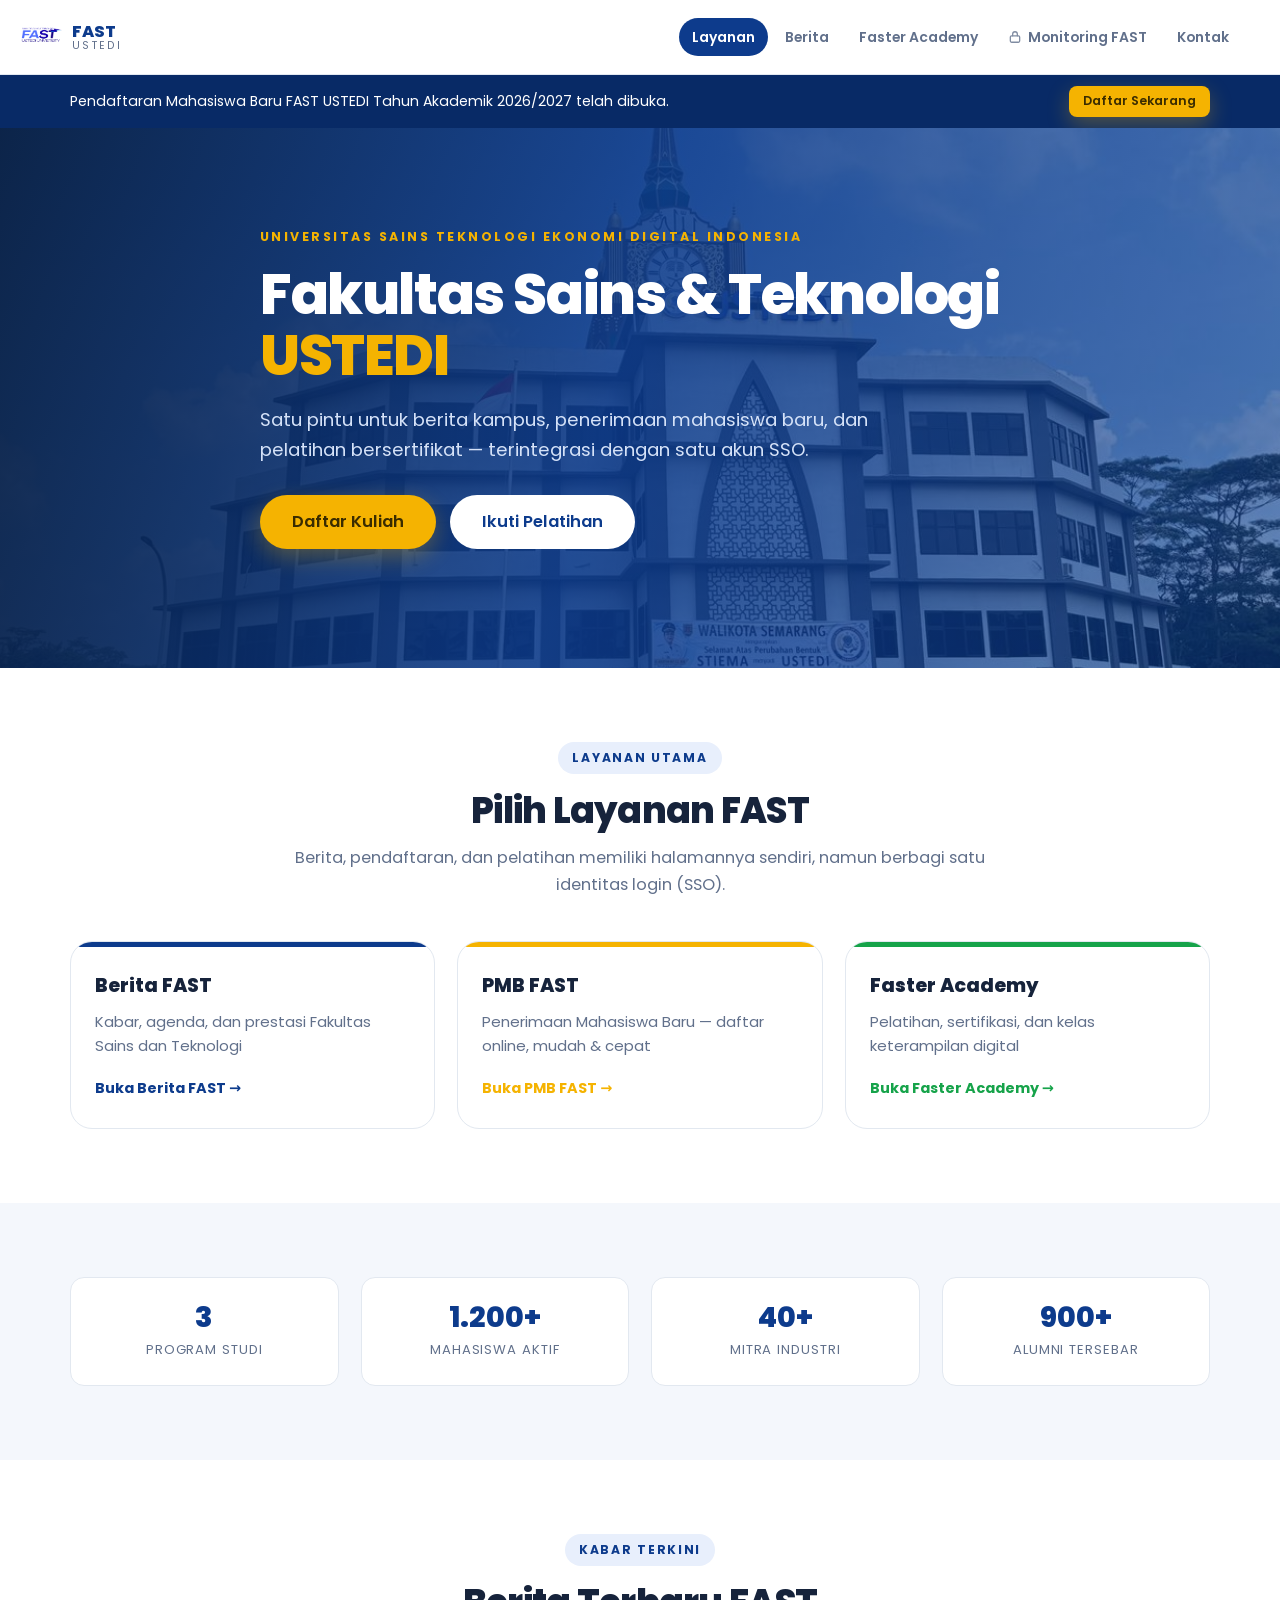
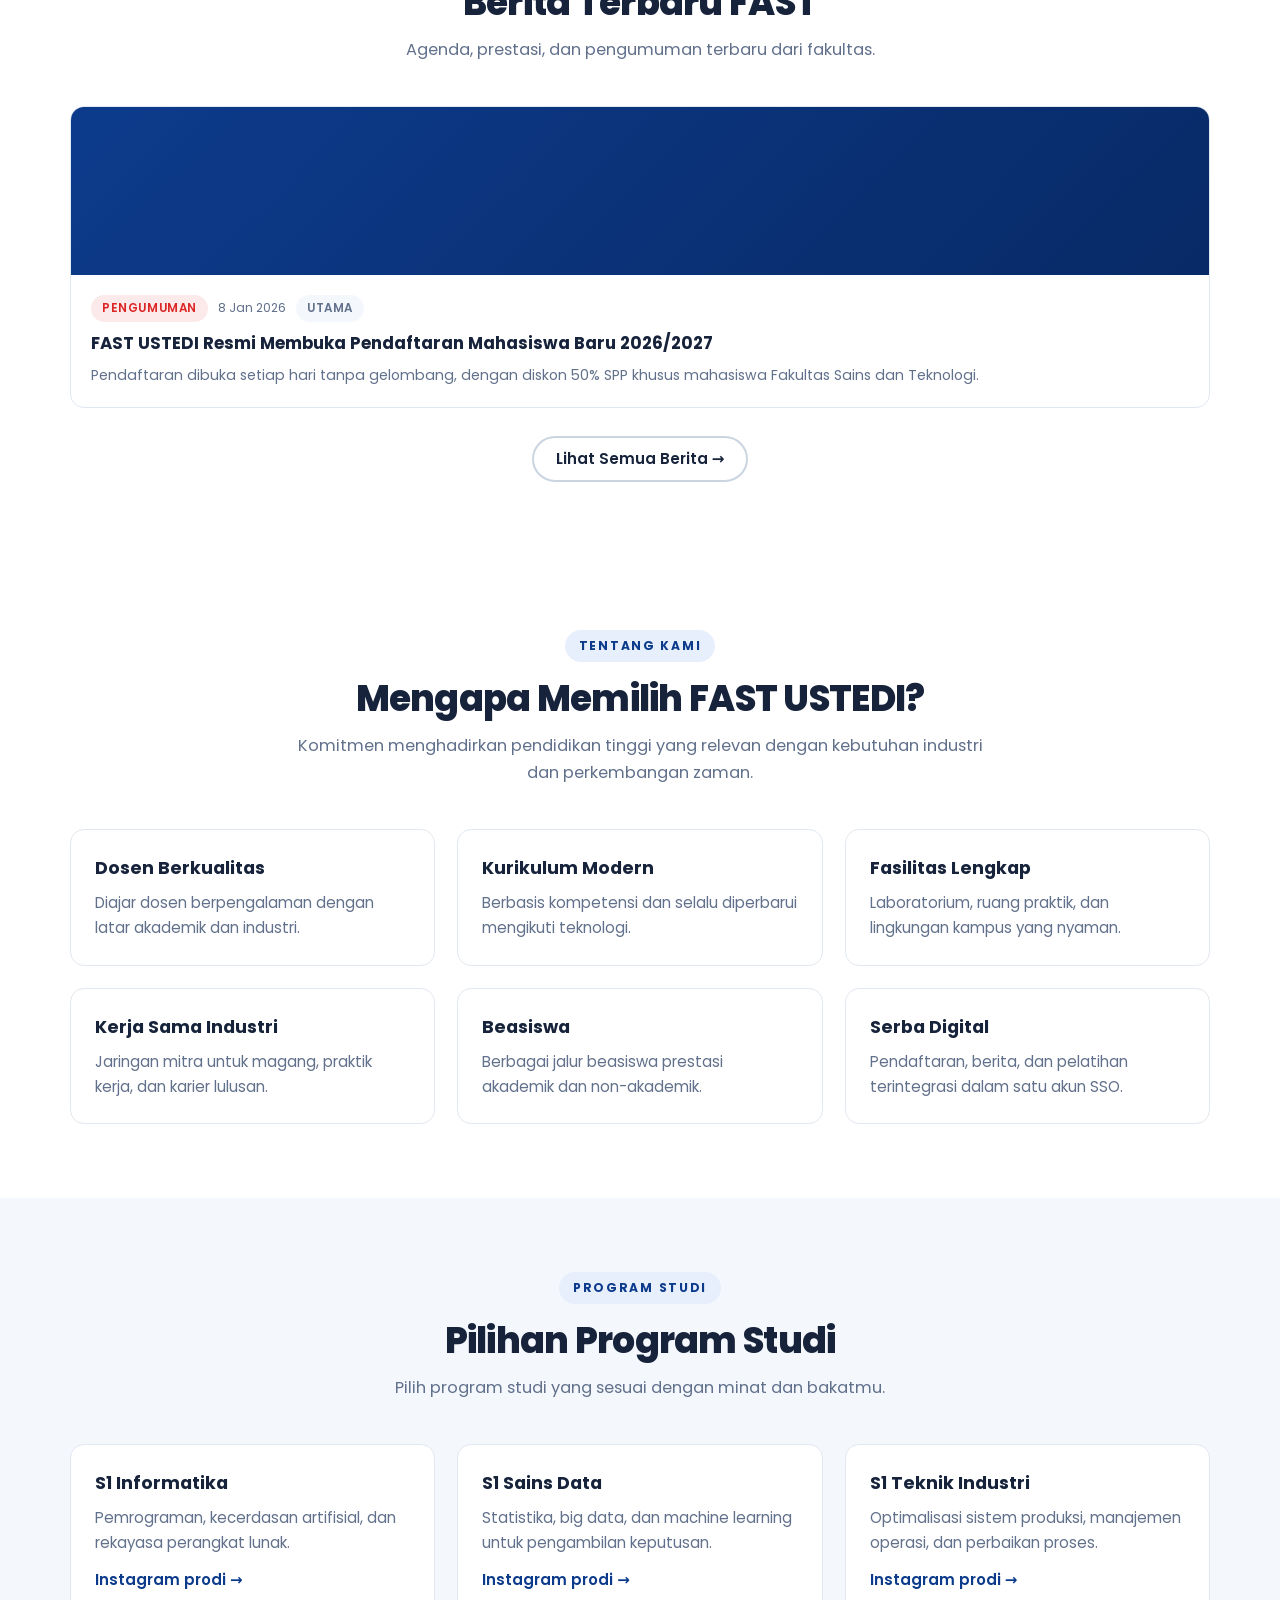
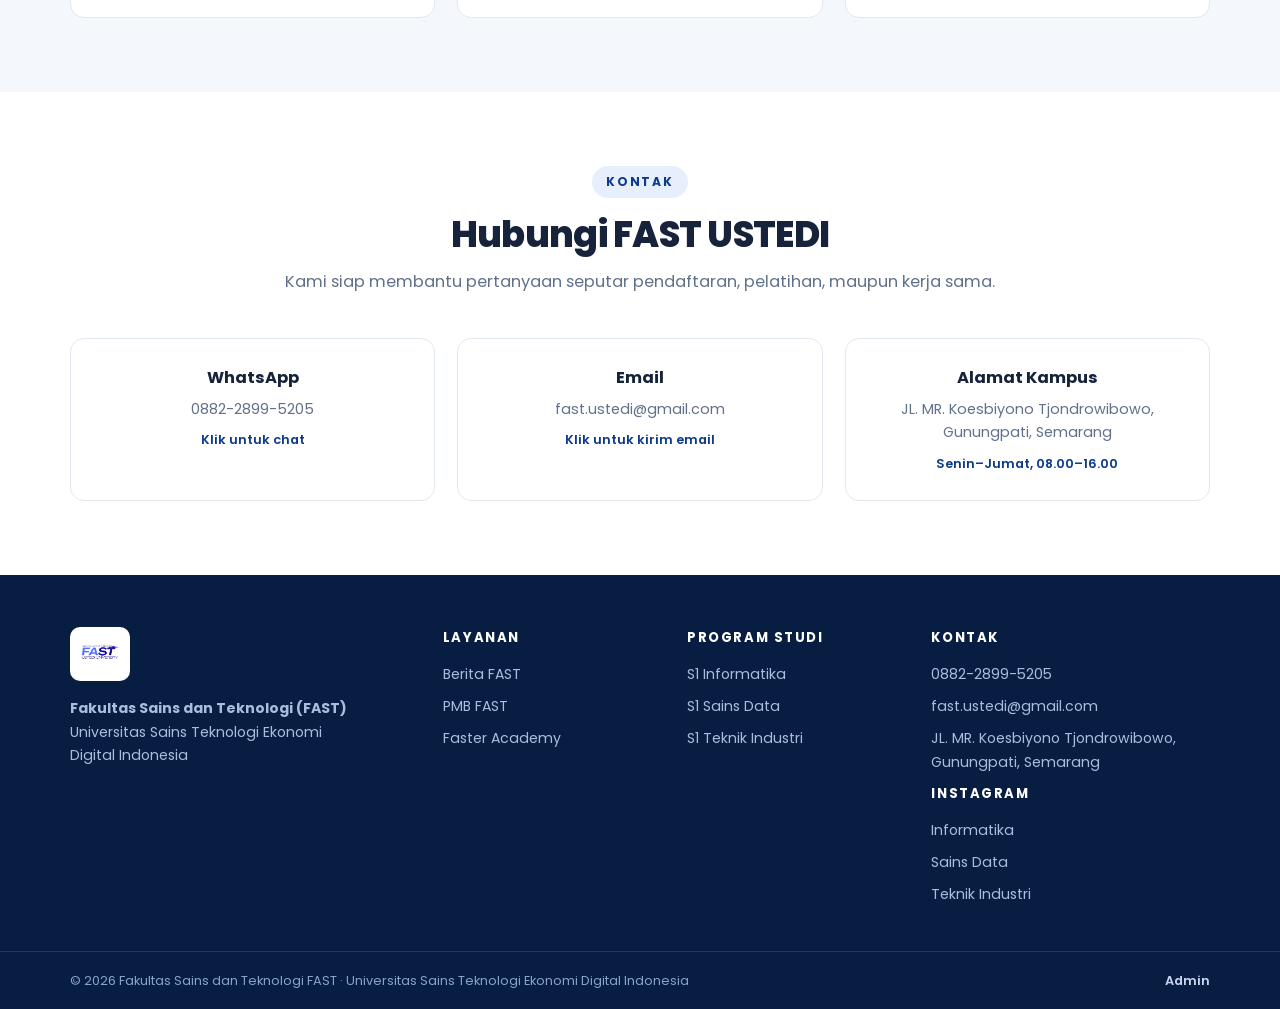
<file: index.html>
<!DOCTYPE html>
<html lang="id">
<head>
  <meta charset="UTF-8" />
  <meta name="viewport" content="width=device-width, initial-scale=1.0" />
  <meta name="description" content="Portal resmi Fakultas Sains dan Teknologi USTEDI — Berita, Penerimaan Mahasiswa Baru (PMB), dan Faster Academy dalam satu sistem terintegrasi SSO." />
  <meta name="theme-color" content="#0d3b8c" />
  <title>FAST USTEDI — Fakultas Sains dan Teknologi</title>
  <link rel="icon" href="/assets/img/logo-fast.png" />
  <link rel="preconnect" href="https://fonts.googleapis.com" />
  <link rel="preconnect" href="https://fonts.gstatic.com" crossorigin />
  <link href="https://fonts.googleapis.com/css2?family=Poppins:wght@400;500;600;700;800&display=swap" rel="stylesheet" />
  <link rel="stylesheet" href="/assets/css/fast.css?v=20261126c" />
  <link rel="stylesheet" href="/assets/css/portal.css?v=20261126c" />
</head>
<body class="portal">

  <div id="fast-header"></div>

  <!-- ===== PENGUMUMAN ===== -->
  <div class="pengumuman" id="pengumuman" hidden>
    <div class="wadah pengumuman-inner">
      <p id="pengumumanTeks"></p>
      <a href="#" id="pengumumanTautan" class="btn btn-aksen btn-mini">Selengkapnya</a>
    </div>
  </div>

  <!-- ===== HERO ===== -->
  <section class="hero">
    <div class="hero-bg" role="img" aria-label="Gedung USTEDI"></div>
    <div class="hero-tirai"></div>
    <div class="wadah hero-isi">
      <p class="hero-label" id="heroLabel">Universitas Sains Teknologi Ekonomi Digital Indonesia</p>
      <h1 id="heroJudul">Fakultas Sains &amp; Teknologi <span>USTEDI</span></h1>
      <p class="hero-sub" id="heroSub">
        Satu pintu untuk <strong>berita kampus</strong>,
        <strong>penerimaan mahasiswa baru</strong>, dan <strong>pelatihan bersertifikat</strong>
        — terintegrasi dengan satu akun SSO.
      </p>
      <div class="hero-aksi" id="heroAksi">
        <a href="/pmb/" class="btn btn-aksen btn-besar">Daftar Kuliah</a>
        <a href="https://script.google.com/macros/s/AKfycbxTc4rtNssp0LhMGoki5HW8PzXGcHeCmduIZ-xv4vrhisEWEd77s3qkzeuM16XjlFhzEQ/exec" target="_blank" rel="noopener" class="btn btn-putih btn-besar">Ikuti Pelatihan</a>
      </div>
    </div>
  </section>

  <!-- ===== TIGA LAYANAN ===== -->
  <section class="bagian" id="layanan">
    <div class="wadah">
      <div class="bagian-kepala">
        <span class="bagian-label">Layanan Utama</span>
        <h2 class="bagian-judul">Pilih Layanan FAST</h2>
        <p class="bagian-desk">Berita, pendaftaran, dan pelatihan memiliki halamannya sendiri, namun berbagi satu identitas login (SSO).</p>
      </div>
      <div class="grid grid-4" id="kartuLayanan"></div>
    </div>
  </section>

  <!-- ===== STATISTIK ===== -->
  <section class="bagian bagian-alt" id="statistik">
    <div class="wadah">
      <div class="grid grid-4" id="statistikGrid"></div>
    </div>
  </section>

  <!-- ===== BERITA TERBARU ===== -->
  <section class="bagian" id="berita-terbaru">
    <div class="wadah">
      <div class="bagian-kepala">
        <span class="bagian-label">Kabar Terkini</span>
        <h2 class="bagian-judul">Berita Terbaru FAST</h2>
        <p class="bagian-desk">Agenda, prestasi, dan pengumuman terbaru dari fakultas.</p>
      </div>
      <div class="grid grid-3" id="beritaGrid">
        <div class="pemuat"><span class="pemuat-lingkar"></span><span>Memuat berita…</span></div>
      </div>
      <div class="tengah mt-3">
        <a href="/berita/" class="btn btn-garis">Lihat Semua Berita →</a>
      </div>
    </div>
  </section>


  <!-- ===== KEUNGGULAN ===== -->
  <section class="bagian" id="keunggulan">
    <div class="wadah">
      <div class="bagian-kepala">
        <span class="bagian-label">Tentang Kami</span>
        <h2 class="bagian-judul">Mengapa Memilih FAST USTEDI?</h2>
        <p class="bagian-desk">Komitmen menghadirkan pendidikan tinggi yang relevan dengan kebutuhan industri dan perkembangan zaman.</p>
      </div>
      <div class="grid grid-3" id="keunggulanGrid"></div>
    </div>
  </section>

  <!-- ===== PROGRAM STUDI ===== -->
  <section class="bagian bagian-alt" id="program-studi">
    <div class="wadah">
      <div class="bagian-kepala">
        <span class="bagian-label">Program Studi</span>
        <h2 class="bagian-judul">Pilihan Program Studi</h2>
        <p class="bagian-desk">Pilih program studi yang sesuai dengan minat dan bakatmu.</p>
      </div>
      <div class="grid grid-3" id="prodiGrid"></div>
    </div>
  </section>

  <!-- ===== KONTAK ===== -->
  <section class="bagian" id="kontak">
    <div class="wadah">
      <div class="bagian-kepala">
        <span class="bagian-label">Kontak</span>
        <h2 class="bagian-judul">Hubungi FAST USTEDI</h2>
        <p class="bagian-desk">Kami siap membantu pertanyaan seputar pendaftaran, pelatihan, maupun kerja sama.</p>
      </div>
      <div class="grid grid-3" id="kontakGrid"></div>
    </div>
  </section>

  <div id="fast-footer"></div>

  <script>window.FAST_BASE = "/";</script>
  <script>window.FAST_PAGE = { modul: "portal", nav: [{ label: "Layanan", href: "#layanan" }, { label: "Berita", href: "#berita-terbaru" }, { label: "Kontak", href: "#kontak" }] };</script>
  <script src="/assets/js/config.js?v=20261126c"></script>
  <script src="/assets/js/cms.js?v=20261126c"></script>
  <script src="/assets/js/data.js?v=20261126c"></script>
  <script src="/assets/js/auth.js?v=20261126c"></script>
  <script src="/assets/js/ui.js?v=20261126c"></script>
  <script src="/assets/js/monitoring.js?v=20261126c"></script>
  <script src="/assets/js/portal.js?v=20261126c"></script>
</body>
</html>
</file>
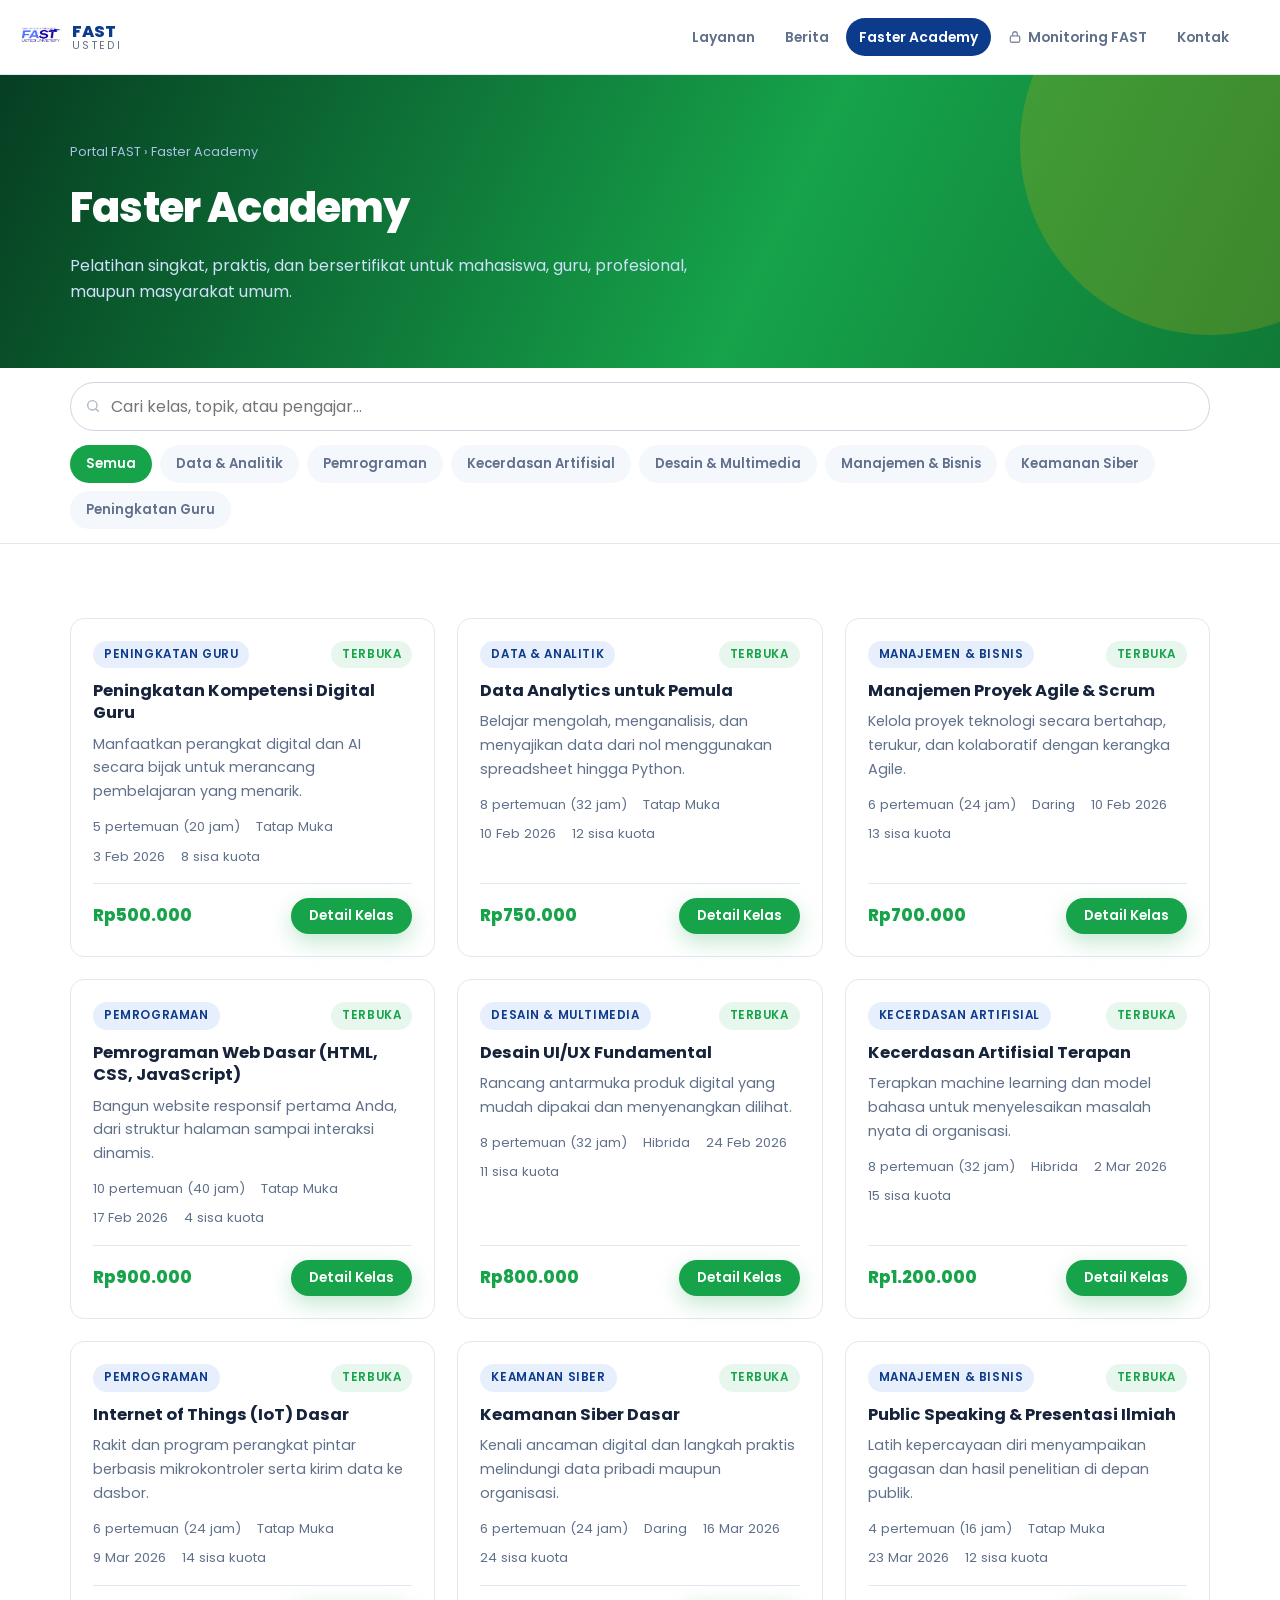
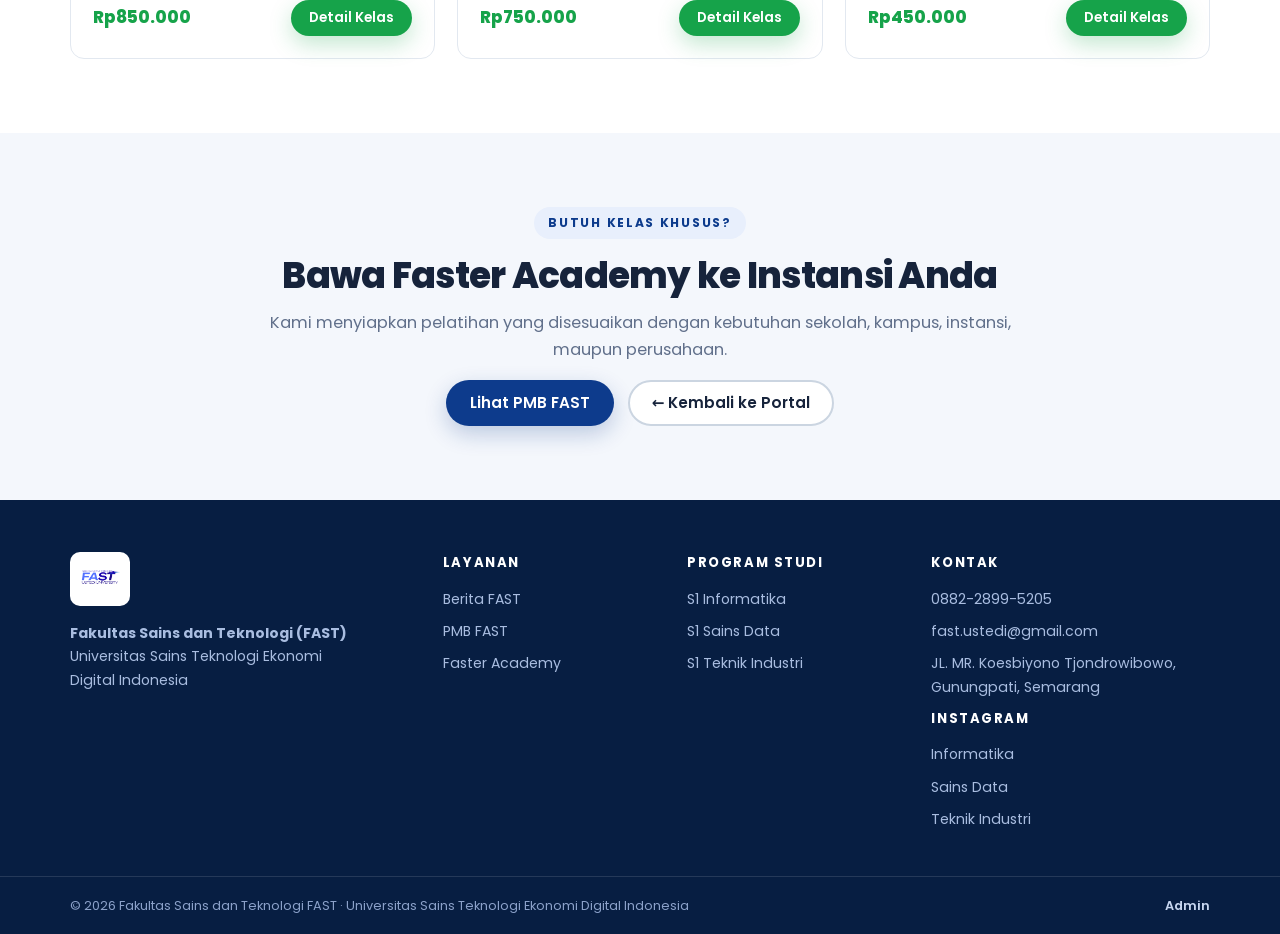
<file: academy/index.html>
<!DOCTYPE html>
<html lang="id">
<head>
  <meta charset="UTF-8" />
  <meta name="viewport" content="width=device-width, initial-scale=1.0" />
  <meta name="description" content="Faster Academy — pelatihan bersertifikat, kelas keterampilan digital, data, AI, dan manajemen untuk mahasiswa maupun umum." />
  <meta name="theme-color" content="#16a34a" />
  <title>Faster Academy — Pelatihan Bersertifikat</title>
  <link rel="icon" href="/assets/img/logo-fast.png" />
  <link rel="preconnect" href="https://fonts.googleapis.com" />
  <link rel="preconnect" href="https://fonts.gstatic.com" crossorigin />
  <link href="https://fonts.googleapis.com/css2?family=Poppins:wght@400;500;600;700;800&display=swap" rel="stylesheet" />
  <link rel="stylesheet" href="/assets/css/fast.css?v=20261126c" />
  <link rel="stylesheet" href="/assets/css/berita.css?v=20261126c" />
  <link rel="stylesheet" href="/assets/css/portal.css?v=20261126c" />
  <link rel="stylesheet" href="/assets/css/academy.css?v=20261126c" />
</head>
<body>

  <div id="fast-header"></div>

  <header class="kepala-halaman academy-kepala">
    <div class="wadah">
      <p class="jejak"><a href="/">Portal FAST</a> › Faster Academy</p>
      <h1>Faster Academy</h1>
      <p>Pelatihan singkat, praktis, dan bersertifikat untuk mahasiswa, guru, profesional, maupun masyarakat umum.</p>
    </div>
  </header>

  <div class="bilah-alat">
    <div class="wadah bilah-alat-inner">
      <div class="pencarian">
        <input type="search" id="cari" placeholder="Cari kelas, topik, atau pengajar…" aria-label="Cari kelas" />
      </div>
      <div class="pil-filter" id="filterKategori"></div>
    </div>
  </div>

  <main class="bagian">
    <div class="wadah">
      <div class="kelas-grid" id="daftarKelas">
        <div class="pemuat"><span class="pemuat-lingkar"></span><span>Memuat kelas…</span></div>
      </div>
    </div>
  </main>

  <section class="bagian bagian-alt">
    <div class="wadah wadah-sempit tengah">
      <span class="bagian-label">Butuh Kelas Khusus?</span>
      <h2 class="bagian-judul">Bawa Faster Academy ke Instansi Anda</h2>
      <p class="bagian-desk">Kami menyiapkan pelatihan yang disesuaikan dengan kebutuhan sekolah, kampus, instansi, maupun perusahaan.</p>
      <div class="fleks mt-2" style="justify-content:center">
        <a href="/pmb/" class="btn btn-utama">Lihat PMB FAST</a>
        <a href="/" class="btn btn-garis">← Kembali ke Portal</a>
      </div>
    </div>
  </section>

  <div id="fast-footer"></div>

  <script>window.FAST_BASE = "/";</script>
  <script>window.FAST_PAGE = { modul: "academy", nav: [{ label: "Semua Kelas", href: "/academy/" }, { label: "Berita", href: "/berita/" }, { label: "PMB", href: "/pmb/", khusus: true }] };</script>
  <script src="/assets/js/config.js?v=20261126c"></script>
  <script src="/assets/js/cms.js?v=20261126c"></script>
  <script src="/assets/js/data.js?v=20261126c"></script>
  <script src="/assets/js/auth.js?v=20261126c"></script>
  <script src="/assets/js/ui.js?v=20261126c"></script>
  <script src="/assets/js/monitoring.js?v=20261126c"></script>
  <script src="/assets/js/academy.js?v=20261126c"></script>
</body>
</html>
</file>
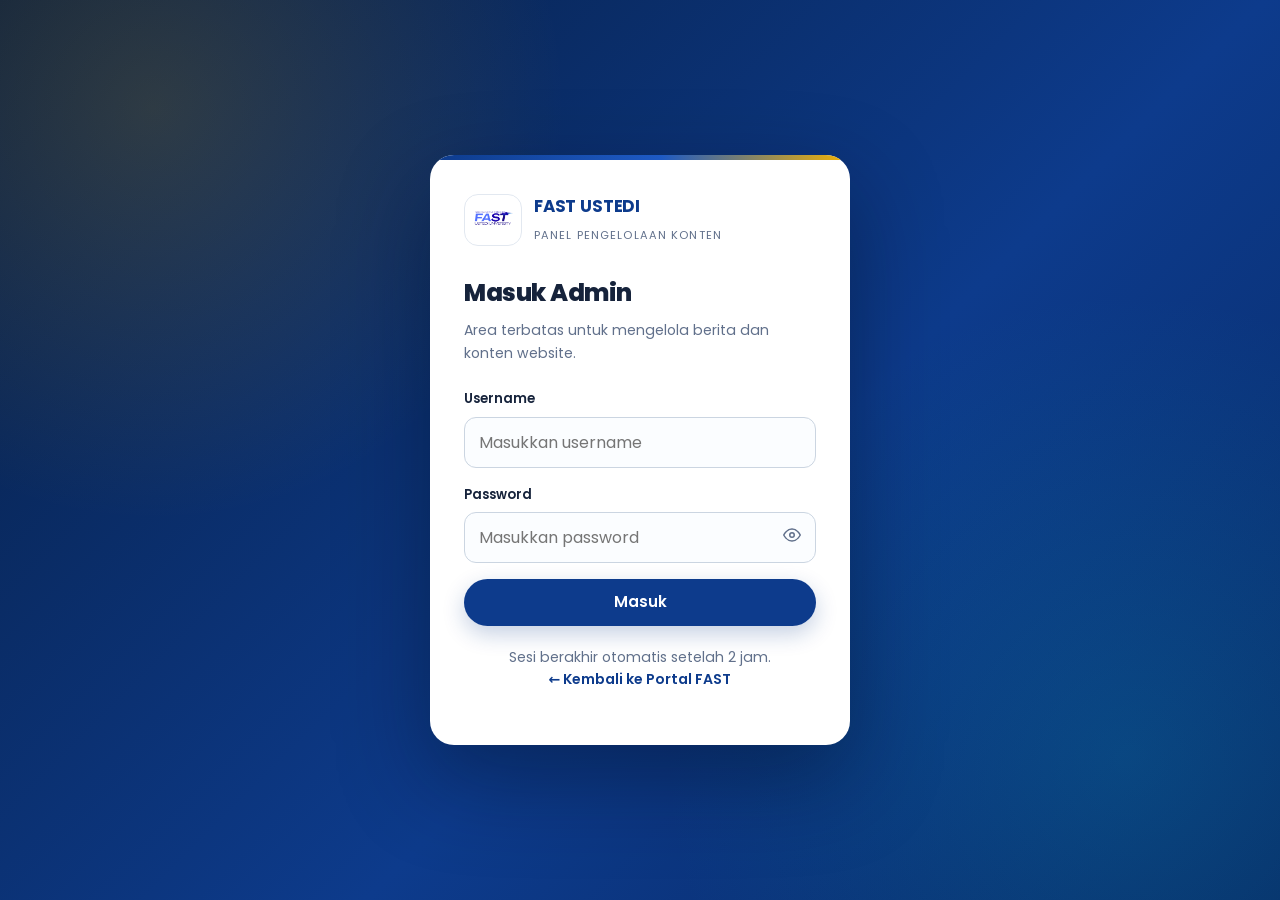
<file: admin/index.html>
<!DOCTYPE html>
<html lang="id">
<head>
  <meta charset="UTF-8" />
  <meta name="viewport" content="width=device-width, initial-scale=1.0" />
  <meta name="robots" content="noindex, nofollow" />
  <meta name="theme-color" content="#071e42" />
  <title>Panel Admin — FAST USTEDI</title>
  <link rel="icon" href="/assets/img/logo-fast.png" />
  <link rel="preconnect" href="https://fonts.googleapis.com" />
  <link rel="preconnect" href="https://fonts.gstatic.com" crossorigin />
  <link href="https://fonts.googleapis.com/css2?family=Poppins:wght@400;500;600;700;800&display=swap" rel="stylesheet" />
  <link rel="stylesheet" href="/assets/css/fast.css?v=20261126c" />
  <link rel="stylesheet" href="/assets/css/admin.css?v=20261126c" />
</head>
<body class="admin-body">

  <!-- ================= HALAMAN MASUK ================= -->
  <div class="admin-login-wrap" id="adminLogin">
    <div class="admin-login-kartu">
      <div class="admin-login-merek">
        <img src="/assets/img/logo-fast.png" alt="Logo FAST" />
        <div>
          <strong>FAST USTEDI</strong>
          <small>Panel Pengelolaan Konten</small>
        </div>
      </div>

      <h1>Masuk Admin</h1>
      <p>Area terbatas untuk mengelola berita dan konten website.</p>

      <div class="admin-pesan" id="loginPesan" hidden></div>

      <form id="formLogin" autocomplete="off" novalidate>
        <label for="loginUser">Username</label>
        <input type="text" id="loginUser" name="username" autocomplete="username"
               placeholder="Masukkan username" required spellcheck="false" />

        <label for="loginPass">Password</label>
        <div class="admin-pass">
          <input type="password" id="loginPass" name="password" autocomplete="current-password"
                 placeholder="Masukkan password" required />
          <button type="button" id="togglePass" aria-label="Tampilkan kata sandi" aria-pressed="false" title="Tampilkan kata sandi"><svg viewBox="0 0 24 24" width="18" height="18" fill="none" stroke="currentColor" stroke-width="2" stroke-linecap="round" stroke-linejoin="round" aria-hidden="true"><path d="M1 12s4-8 11-8 11 8 11 8-4 8-11 8-11-8-11-8Z"></path><circle cx="12" cy="12" r="3"></circle></svg></button>
        </div>

        <button type="submit" class="btn btn-utama" id="btnLogin">
          <span class="teks-btn">Masuk</span>
        </button>
      </form>

      <p class="admin-login-catatan">
        Sesi berakhir otomatis setelah 2 jam.<br />
        <a href="/">← Kembali ke Portal FAST</a>
      </p>
    </div>
  </div>

  <!-- ================= PANEL ADMIN ================= -->
  <div class="admin-shell" id="adminShell" hidden>
    <div class="admin-overlay" id="adminOverlay" hidden></div>

    <aside class="admin-sidebar" id="adminSidebar">
      <div class="admin-merek">
        <img src="/assets/img/logo-fast.png" alt="Logo FAST" />
        <div>
          <strong>FAST USTEDI</strong>
          <small>Admin Panel</small>
        </div>
        <button type="button" class="admin-tutup" id="adminTutup" aria-label="Tutup menu">✕</button>
      </div>

      <nav class="admin-nav" id="adminNav" aria-label="Navigasi admin">
        <p class="admin-nav-label">Ikhtisar</p>
        <a href="#/ringkasan" data-nav="ringkasan">
          <svg viewBox="0 0 24 24" fill="none" stroke="currentColor" stroke-width="1.8" stroke-linecap="round" stroke-linejoin="round" aria-hidden="true"><rect x="3" y="3" width="7" height="9" rx="1.5"/><rect x="14" y="3" width="7" height="5" rx="1.5"/><rect x="14" y="12" width="7" height="9" rx="1.5"/><rect x="3" y="16" width="7" height="5" rx="1.5"/></svg>
          Ringkasan
        </a>

        <p class="admin-nav-label">Konten</p>
        <a href="#/berita" data-nav="berita">
          <svg viewBox="0 0 24 24" fill="none" stroke="currentColor" stroke-width="1.8" stroke-linecap="round" stroke-linejoin="round" aria-hidden="true"><path d="M4 22h16a2 2 0 0 0 2-2V4a2 2 0 0 0-2-2H8a2 2 0 0 0-2 2v16a2 2 0 0 1-4 0V8"/><path d="M18 14h-8M15 18h-5M10 6h8v4h-8z"/></svg>
          Berita
        </a>
        <a href="#/academy" data-nav="academy">
          <svg viewBox="0 0 24 24" fill="none" stroke="currentColor" stroke-width="1.8" stroke-linecap="round" stroke-linejoin="round" aria-hidden="true"><path d="M22 10 12 5 2 10l10 5 10-5Z"/><path d="M6 12v5c0 1.7 2.7 3 6 3s6-1.3 6-3v-5"/></svg>
          Academy
        </a>

        <p class="admin-nav-label">Pengaturan</p>
        <a href="#/halaman" data-nav="halaman">
          <svg viewBox="0 0 24 24" fill="none" stroke="currentColor" stroke-width="1.8" stroke-linecap="round" stroke-linejoin="round" aria-hidden="true"><path d="M12 20h9"/><path d="M16.5 3.5a2.1 2.1 0 0 1 3 3L7 19l-4 1 1-4Z"/></svg>
          Halaman &amp; Profil
        </a>
        <a href="#/pmb" data-nav="pmb">
          <svg viewBox="0 0 24 24" fill="none" stroke="currentColor" stroke-width="1.8" stroke-linecap="round" stroke-linejoin="round" aria-hidden="true"><path d="M16 21v-2a4 4 0 0 0-4-4H6a4 4 0 0 0-4 4v2"/><circle cx="9" cy="7" r="4"/><path d="M20 8v6M23 11h-6"/></svg>
          PMB
        </a>
        <a href="#/data" data-nav="data">
          <svg viewBox="0 0 24 24" fill="none" stroke="currentColor" stroke-width="1.8" stroke-linecap="round" stroke-linejoin="round" aria-hidden="true"><ellipse cx="12" cy="5" rx="8" ry="3"/><path d="M4 5v14c0 1.7 3.6 3 8 3s8-1.3 8-3V5"/><path d="M4 12c0 1.7 3.6 3 8 3s8-1.3 8-3"/></svg>
          Data &amp; Publikasi <span class="badge" id="badgeData" hidden>0</span>
        </a>
      </nav>

      <div class="admin-sidebar-bawah">
        <div class="admin-bantuan-kotak">
          <strong>Butuh bantuan?</strong>
          <p>Konten yang disimpan hanya tampil di perangkat ini. Aktifkan publikasi otomatis agar tampil untuk semua pengunjung.</p>
        </div>
        <a href="/" target="_blank" rel="noopener">Lihat Website</a>
        <a href="/docs/ADMIN.md" target="_blank" rel="noopener">Panduan Admin</a>
        <button type="button" class="keluar" id="adminKeluar">Keluar dari Admin</button>
      </div>
    </aside>

    <div class="admin-utama">
      <header class="admin-topbar">
        <button type="button" class="admin-menu-toggle" id="adminMenuToggle" aria-label="Buka menu admin"><svg viewBox="0 0 24 24" width="20" height="20" fill="none" stroke="currentColor" stroke-width="2" stroke-linecap="round" aria-hidden="true"><line x1="3" y1="6" x2="21" y2="6"></line><line x1="3" y1="12" x2="21" y2="12"></line><line x1="3" y1="18" x2="21" y2="18"></line></svg></button>
        <div class="admin-topbar-judul">
          <p class="admin-topbar-jejak">Panel Admin <span>/</span> <strong id="adminJejak">Ringkasan</strong></p>
          <h1 id="adminJudul">Ringkasan</h1>
          <p id="adminSubjudul">Selamat datang di panel pengelolaan konten FAST USTEDI.</p>
        </div>
        <div class="admin-topbar-aksi">
          <a href="/" target="_blank" rel="noopener" class="btn btn-garis btn-kecil">Lihat Situs</a>
          <button type="button" class="btn btn-bahaya btn-kecil" id="adminKeluarAtas">Keluar</button>
        </div>
      </header>

      <main class="admin-konten" id="adminKonten">
        <div class="pemuat"><span class="pemuat-lingkar"></span><span>Memuat panel…</span></div>
      </main>
    </div>
  </div>

  <script>window.FAST_BASE = "/";</script>
  <script>window.FAST_PAGE = { modul: "admin", nav: [] };</script>
  <script src="/assets/js/config.js?v=20261126c"></script>
  <script src="/assets/js/cms.js?v=20261126c"></script>
  <script src="/assets/js/data.js?v=20261126c"></script>
  <script src="/assets/js/auth.js?v=20261126c"></script>
  <script src="/assets/js/markdown.js?v=20261126c"></script>
  <script src="/assets/js/ui.js?v=20261126c"></script>
  <script src="/assets/js/admin.js?v=20261126c"></script>
</body>
</html>
</file>
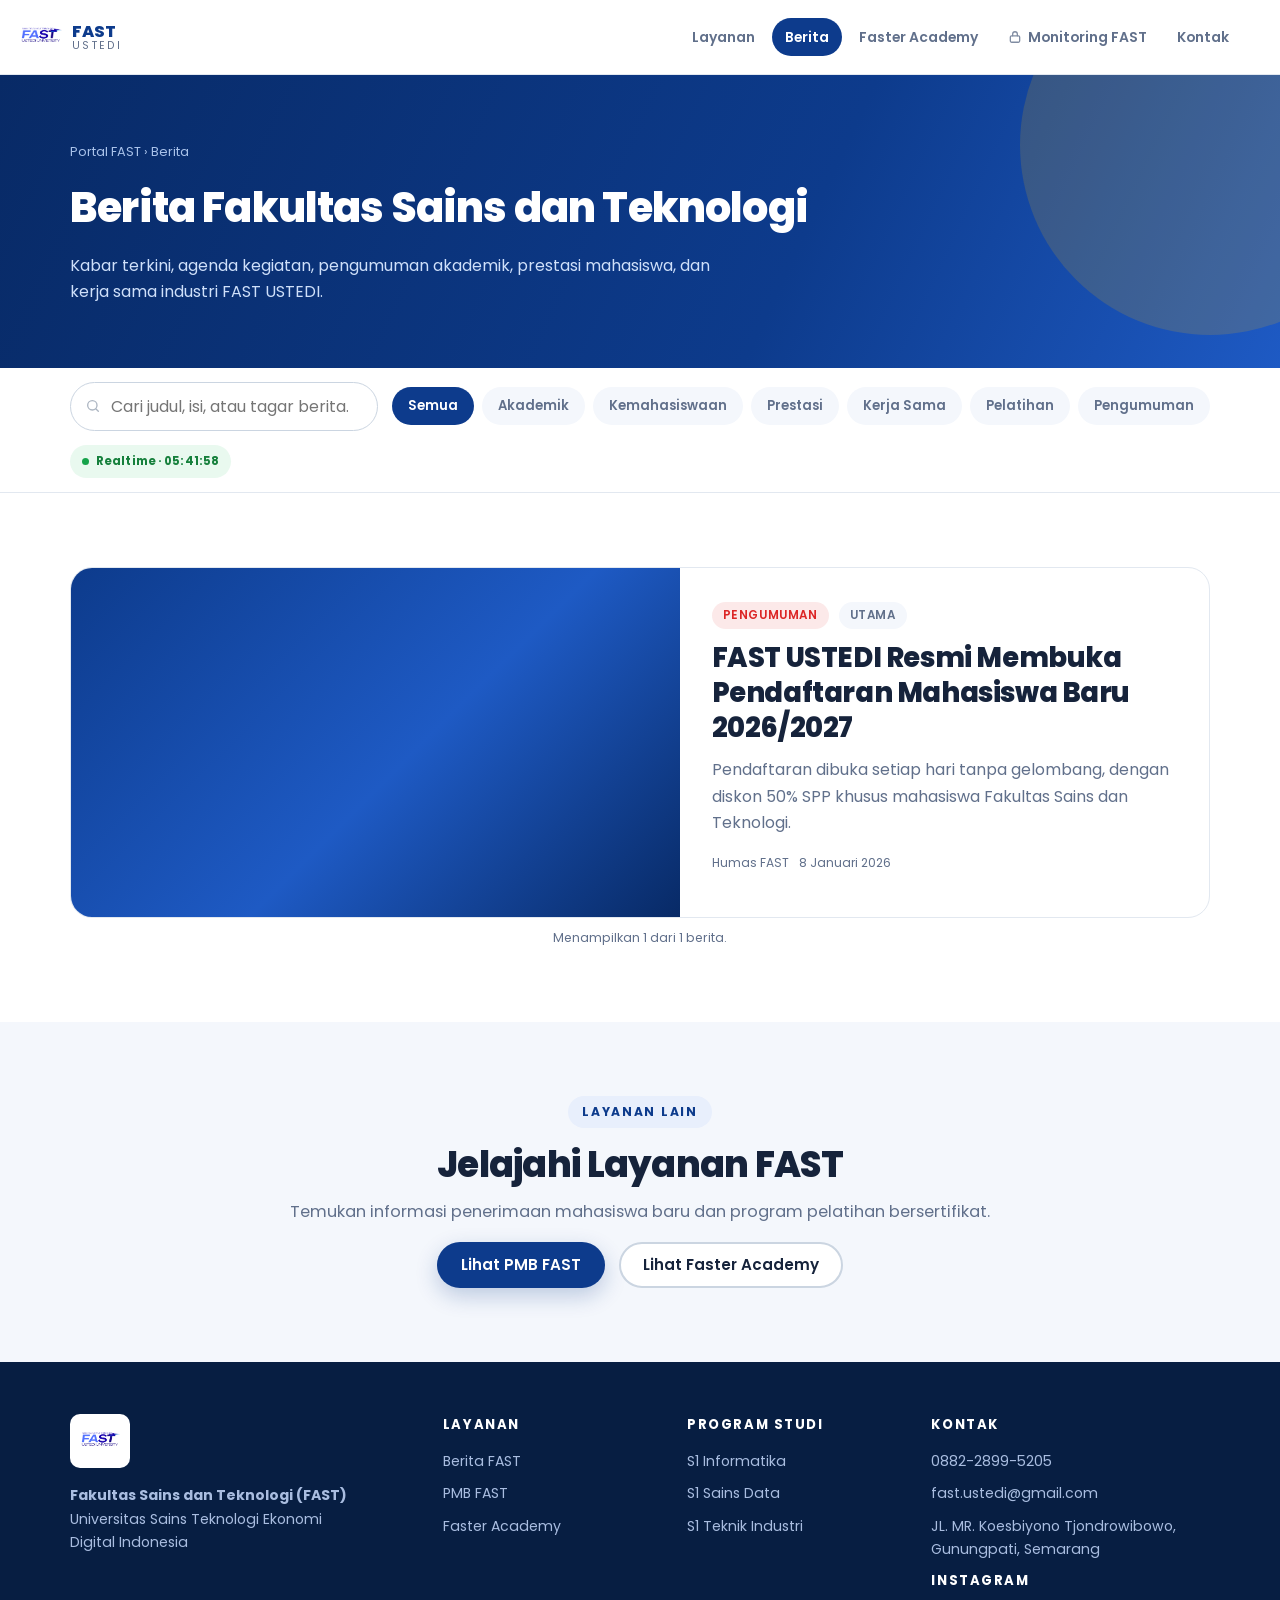
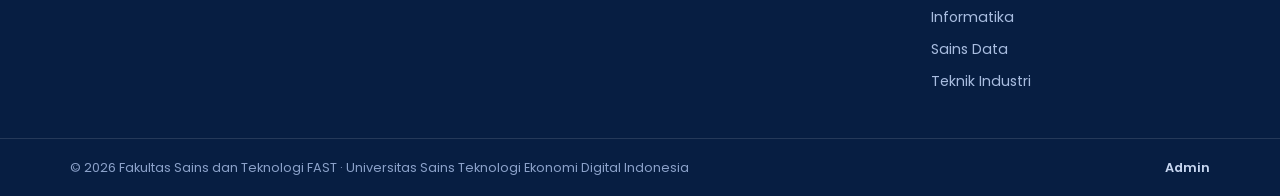
<file: berita/index.html>
<!DOCTYPE html>
<html lang="id">
<head>
  <meta charset="UTF-8" />
  <meta name="viewport" content="width=device-width, initial-scale=1.0" />
  <meta name="description" content="Berita, agenda, pengumuman, dan prestasi Fakultas Sains dan Teknologi USTEDI." />
  <meta name="theme-color" content="#0d3b8c" />
  <title>Berita FAST — Fakultas Sains dan Teknologi USTEDI</title>
  <link rel="icon" href="/assets/img/logo-fast.png" />
  <link rel="preconnect" href="https://fonts.googleapis.com" />
  <link rel="preconnect" href="https://fonts.gstatic.com" crossorigin />
  <link href="https://fonts.googleapis.com/css2?family=Poppins:wght@400;500;600;700;800&display=swap" rel="stylesheet" />
  <link rel="stylesheet" href="/assets/css/fast.css?v=20261126c" />
  <link rel="stylesheet" href="/assets/css/berita.css?v=20261126c" />
</head>
<body>

  <div id="fast-header"></div>

  <header class="kepala-halaman">
    <div class="wadah">
      <p class="jejak"><a href="/">Portal FAST</a> › Berita</p>
      <h1>Berita Fakultas Sains dan Teknologi</h1>
      <p>Kabar terkini, agenda kegiatan, pengumuman akademik, prestasi mahasiswa, dan kerja sama industri FAST USTEDI.</p>
    </div>
  </header>

  <div class="bilah-alat">
    <div class="wadah bilah-alat-inner">
      <div class="pencarian">
        <input type="search" id="cari" placeholder="Cari judul, isi, atau tagar berita…" aria-label="Cari berita" />
      </div>
      <div class="pil-filter" id="filterKategori"></div>
      <span class="live-status" id="liveStatus" hidden><i class="live-dot"></i><span id="liveText">Realtime</span></span>
    </div>
  </div>

  <main class="bagian">
    <div class="wadah">
      <div class="berita-grid" id="daftarBerita">
        <div class="pemuat"><span class="pemuat-lingkar"></span><span>Memuat berita…</span></div>
      </div>
      <div class="muat-bungkus mt-3" id="muatBungkus" hidden>
        <button class="btn btn-garis" id="muatLagi" type="button">Muat Berita Lainnya</button>
      </div>
      <p class="muat-info" id="muatInfo" aria-live="polite"></p>
    </div>
  </main>

  <!-- ===== Layanan lain ===== -->
  <section class="bagian bagian-alt">
    <div class="wadah wadah-sempit tengah">
      <span class="bagian-label">Layanan Lain</span>
      <h2 class="bagian-judul">Jelajahi Layanan FAST</h2>
      <p class="bagian-desk">Temukan informasi penerimaan mahasiswa baru dan program pelatihan bersertifikat.</p>
      <div class="fleks mt-2" style="justify-content:center">
        <a href="/pmb/" class="btn btn-utama">Lihat PMB FAST</a>
        <a href="https://script.google.com/macros/s/AKfycbxTc4rtNssp0LhMGoki5HW8PzXGcHeCmduIZ-xv4vrhisEWEd77s3qkzeuM16XjlFhzEQ/exec" target="_blank" rel="noopener" class="btn btn-garis">Lihat Faster Academy</a>
      </div>
    </div>
  </section>

  <div id="fast-footer"></div>

  <script>window.FAST_BASE = "/";</script>
  <script>window.FAST_PAGE = { modul: "berita", nav: [{ label: "Semua Berita", href: "/berita/" }, { label: "Kategori", href: "#" }, { label: "PMB", href: "/pmb/", khusus: true }] };</script>
  <script src="/assets/js/config.js?v=20261126c"></script>
  <script src="/assets/js/cms.js?v=20261126c"></script>
  <script src="/assets/js/data.js?v=20261126c"></script>
  <script src="/assets/js/auth.js?v=20261126c"></script>
  <script src="/assets/js/ui.js?v=20261126c"></script>
  <script src="/assets/js/monitoring.js?v=20261126c"></script>
  <script src="/assets/js/berita.js?v=20261126c"></script>
</body>
</html>
</file>
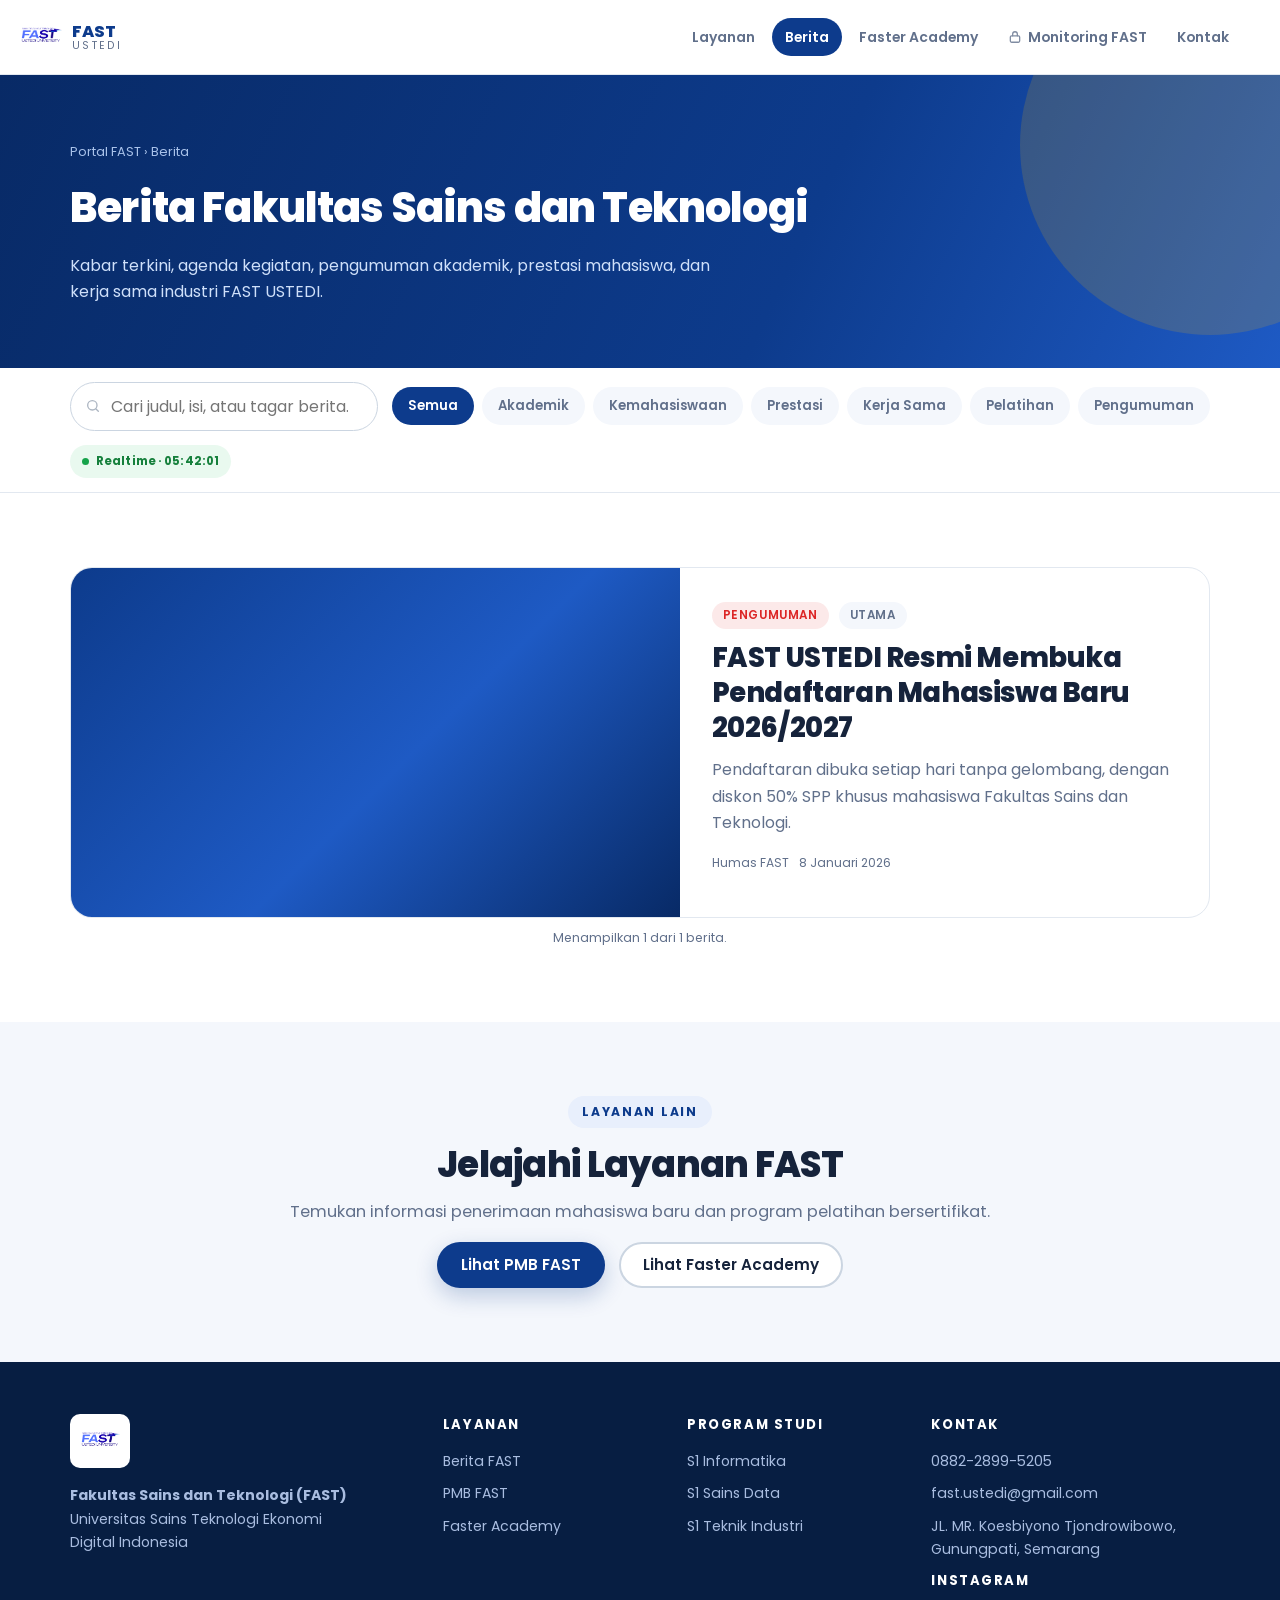
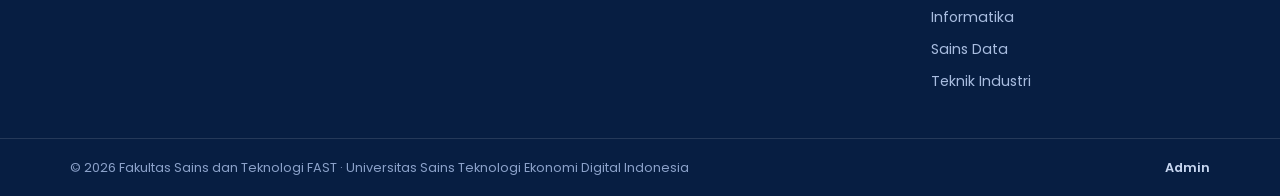
<file: blog/index.html>
<!DOCTYPE html>
<html lang="id">
<head>
  <meta charset="UTF-8" />
  <meta name="viewport" content="width=device-width, initial-scale=1.0" />
  <meta name="robots" content="noindex, follow" />
  <title>Berita FAST — Fakultas Sains dan Teknologi USTEDI</title>
  <link rel="canonical" href="https://fastustedi.web.id/berita/" />
  <meta http-equiv="refresh" content="0; url=/berita/" />
  <script>location.replace("/berita/" + location.search + location.hash);</script>
</head>
<body style="font-family:system-ui,sans-serif;padding:40px;text-align:center;color:#16233b">
  <p>Blog FAST telah digabung ke <a href="/berita/">Berita FAST</a>.</p>
  <p>Anda akan dialihkan otomatis…</p>
</body>
</html>
</file>
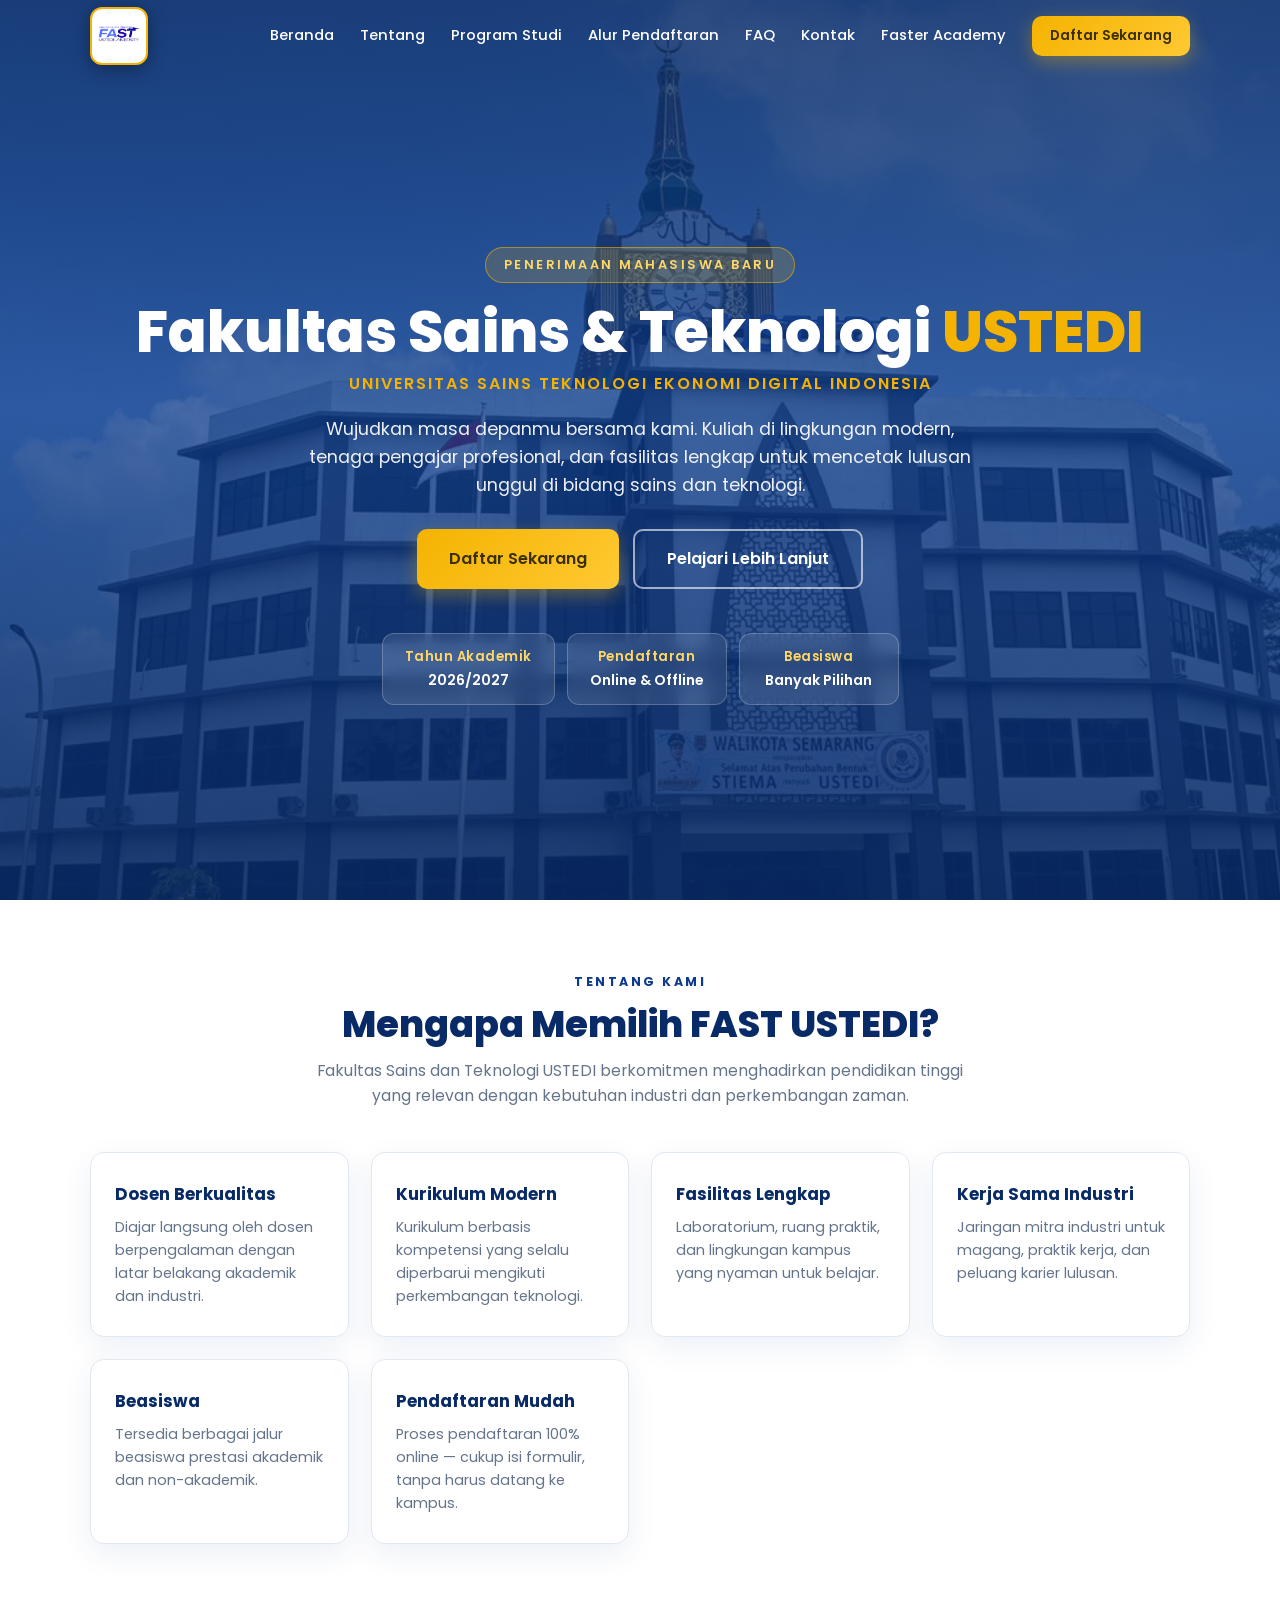
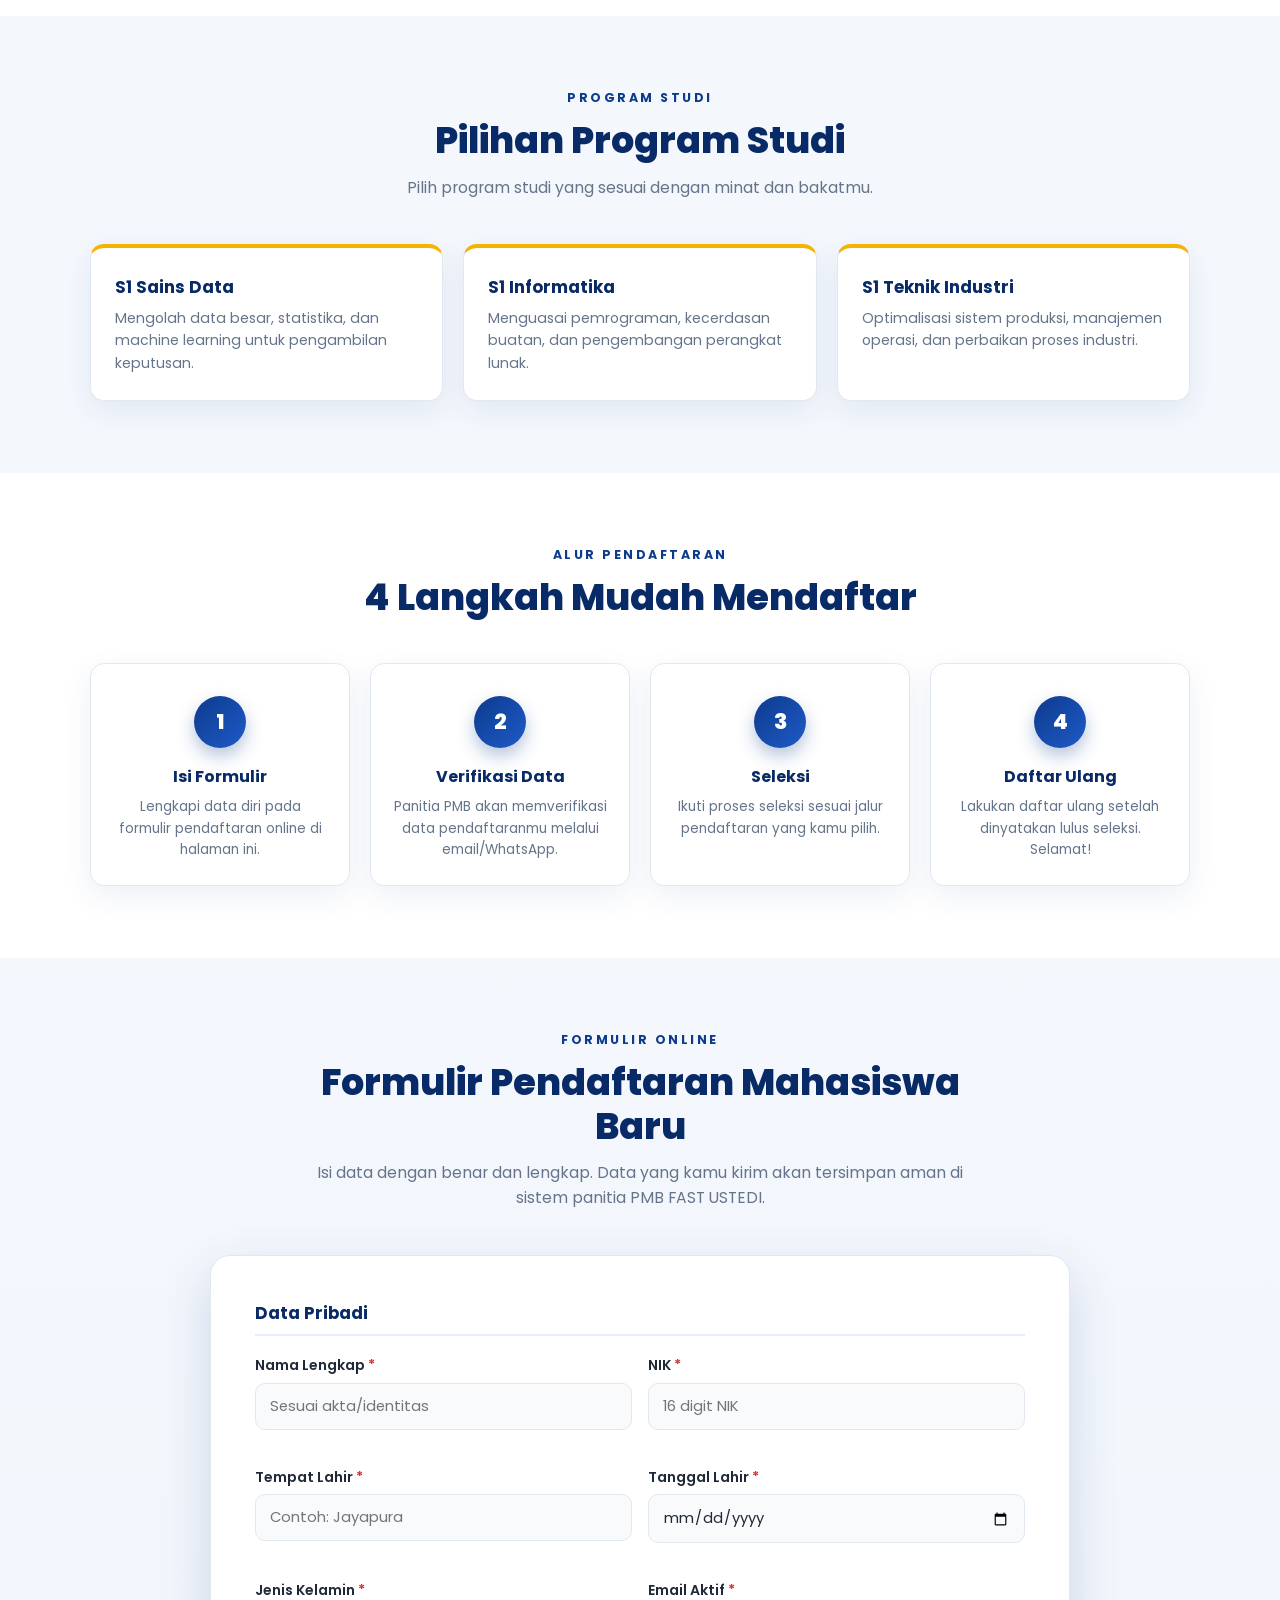
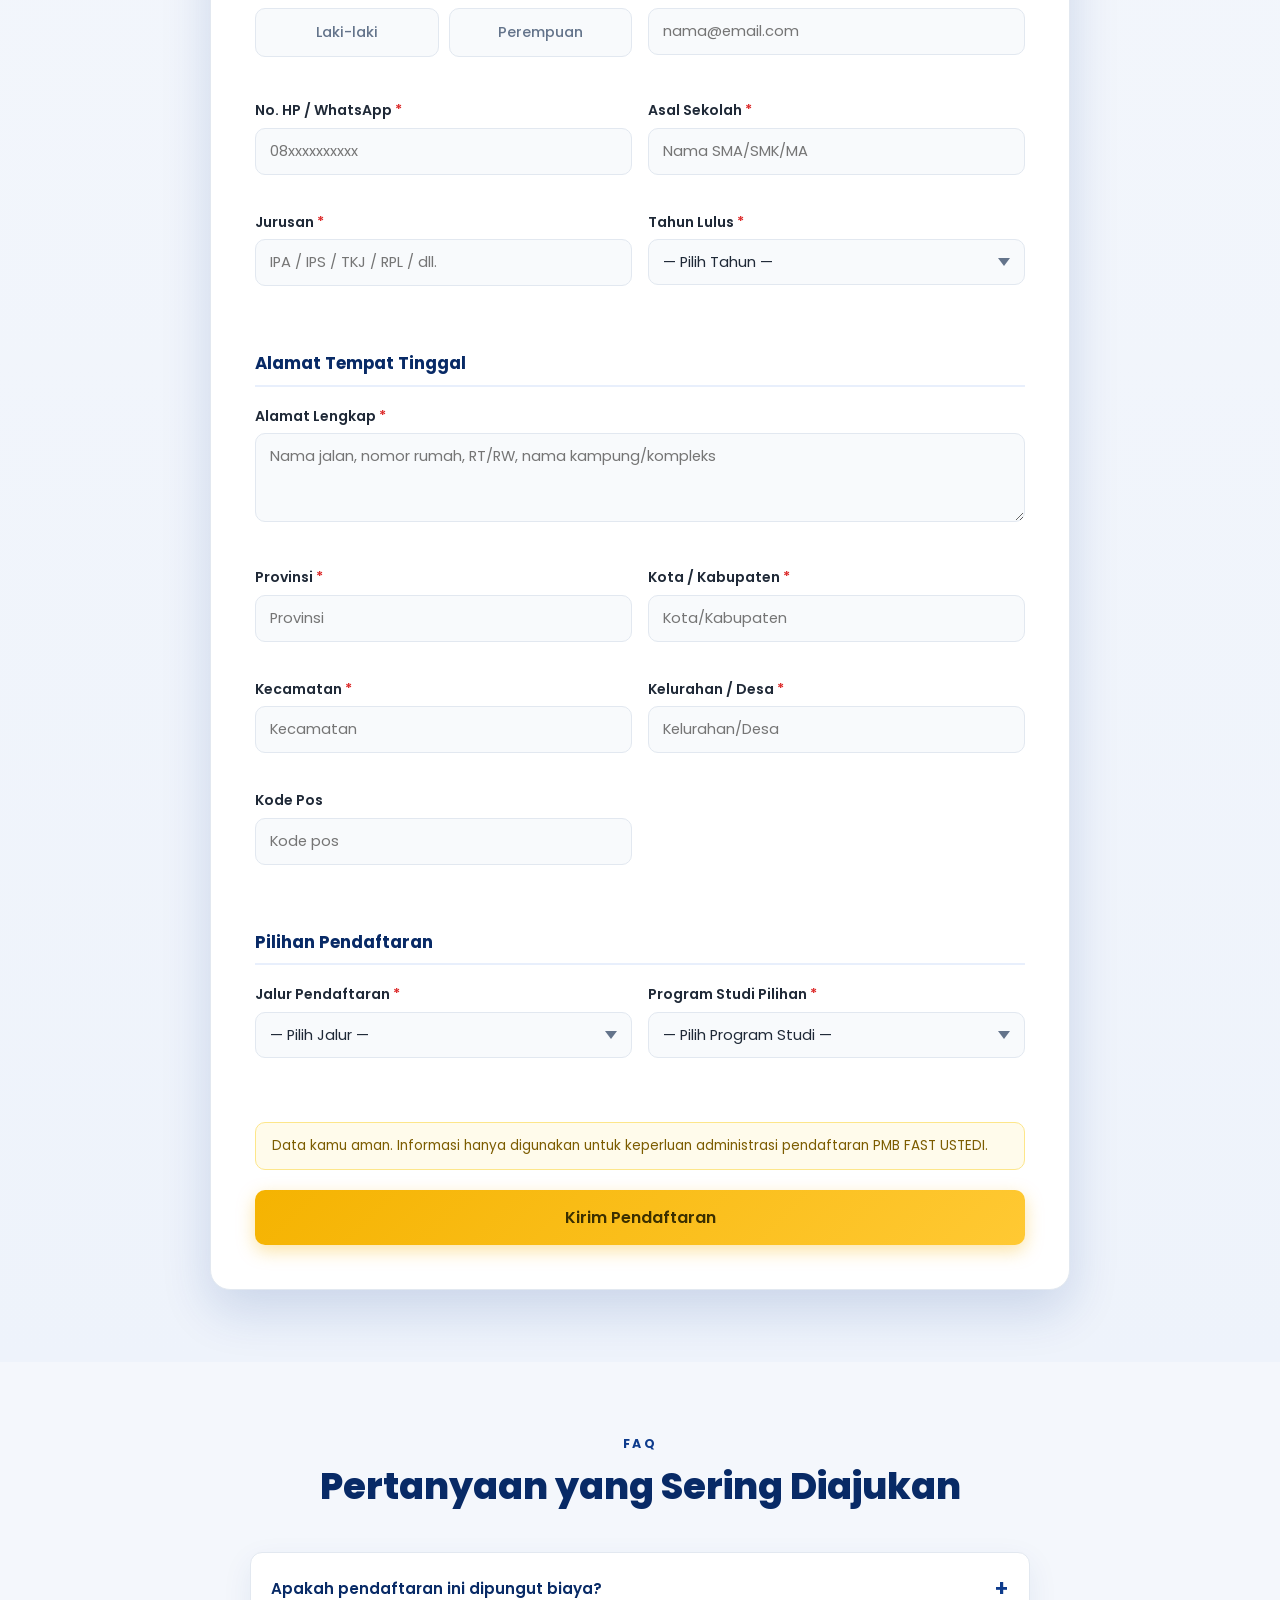
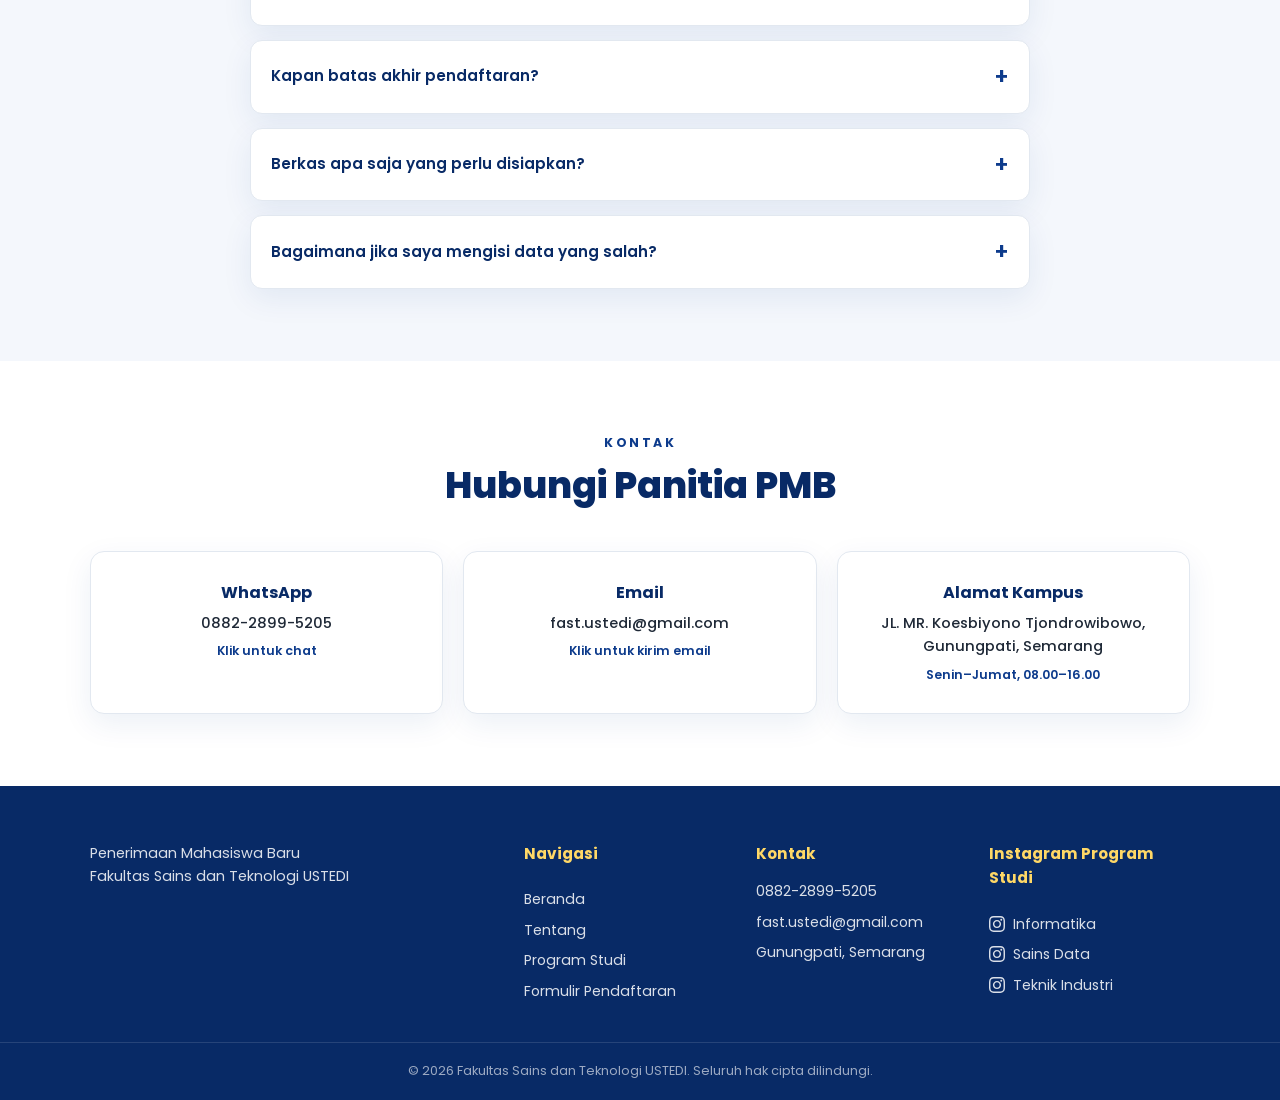
<file: FAST USTEDI/index.html>
<!DOCTYPE html>
<html lang="id">
<head>
  <meta charset="UTF-8" />
  <meta name="viewport" content="width=device-width, initial-scale=1.0" />
  <meta name="description" content="Pendaftaran Mahasiswa Baru (PMB) Fakultas Sains dan Teknologi USTEDI — Daftar online mudah, cepat, dan aman." />
  <title>PMB Fakultas Sains dan Teknologi USTEDI — Daftar Sekarang</title>

  <!-- Font -->
  <link rel="preconnect" href="https://fonts.googleapis.com" />
  <link rel="preconnect" href="https://fonts.gstatic.com" crossorigin />
  <link href="https://fonts.googleapis.com/css2?family=Poppins:wght@400;500;600;700;800&display=swap" rel="stylesheet" />

  <link rel="stylesheet" href="style.css" />
</head>
<body>

  <!-- ===== NAVBAR ===== -->
  <header class="navbar" id="navbar">
    <div class="container nav-inner">
      <a href="#beranda" class="brand" aria-label="Beranda">
        <img src="LOGO FAST.png" alt="Logo FAST" class="brand-logo" />
      </a>

      <nav class="nav-links" id="navLinks" aria-label="Navigasi utama">
        <a href="#beranda">Beranda</a>
        <a href="#tentang">Tentang</a>
        <a href="#program-studi">Program Studi</a>
        <a href="#alur">Alur Pendaftaran</a>
        <a href="#faq">FAQ</a>
        <a href="#kontak">Kontak</a>
        <a href="https://s.id/Fastacademyustedi" target="_blank" rel="noopener">Faster Academy</a>
        <a href="#formulir" class="btn btn-accent btn-sm nav-cta">Daftar Sekarang</a>
      </nav>

      <button class="hamburger" id="hamburger" aria-label="Buka menu" aria-expanded="false">
        <span></span><span></span><span></span>
      </button>
    </div>
  </header>

  <!-- ===== HERO ===== -->
  <section class="hero" id="beranda">
    <div class="hero-bg" role="img" aria-label="Gedung USTEDI"></div>
    <div class="hero-overlay"></div>
    <div class="container hero-content">
      <p class="hero-eyebrow">Penerimaan Mahasiswa Baru</p>
      <h1 class="hero-title">Fakultas Sains &amp; Teknologi <span>USTEDI</span></h1>
      <p class="hero-university">Universitas Sains Teknologi Ekonomi Digital Indonesia</p>
      <p class="hero-subtitle">
        Wujudkan masa depanmu bersama kami. Kuliah di lingkungan modern, tenaga pengajar profesional,
        dan fasilitas lengkap untuk mencetak lulusan unggul di bidang sains dan teknologi.
      </p>

      <div class="hero-actions">
        <a href="#formulir" class="btn btn-accent btn-lg">Daftar Sekarang</a>
        <a href="#tentang" class="btn btn-outline btn-lg">Pelajari Lebih Lanjut</a>
      </div>

      <div class="hero-badge">
        <span class="badge-item">
          <strong>Tahun Akademik</strong>
          <small>2026/2027</small>
        </span>
        <span class="badge-item">
          <strong>Pendaftaran</strong>
          <small>Online &amp; Offline</small>
        </span>
        <span class="badge-item">
          <strong>Beasiswa</strong>
          <small>Banyak Pilihan</small>
        </span>
      </div>
    </div>
  </section>

  <!-- ===== TENTANG ===== -->
  <section class="section" id="tentang">
    <div class="container">
      <div class="section-head">
        <p class="section-eyebrow">Tentang Kami</p>
        <h2 class="section-title">Mengapa Memilih FAST USTEDI?</h2>
        <p class="section-desc">
          Fakultas Sains dan Teknologi USTEDI berkomitmen menghadirkan pendidikan tinggi
          yang relevan dengan kebutuhan industri dan perkembangan zaman.
        </p>
      </div>

      <div class="feature-grid">
        <div class="feature-card">
          <h3>Dosen Berkualitas</h3>
          <p>Diajar langsung oleh dosen berpengalaman dengan latar belakang akademik dan industri.</p>
        </div>
        <div class="feature-card">
          <h3>Kurikulum Modern</h3>
          <p>Kurikulum berbasis kompetensi yang selalu diperbarui mengikuti perkembangan teknologi.</p>
        </div>
        <div class="feature-card">
          <h3>Fasilitas Lengkap</h3>
          <p>Laboratorium, ruang praktik, dan lingkungan kampus yang nyaman untuk belajar.</p>
        </div>
        <div class="feature-card">
          <h3>Kerja Sama Industri</h3>
          <p>Jaringan mitra industri untuk magang, praktik kerja, dan peluang karier lulusan.</p>
        </div>
        <div class="feature-card">
          <h3>Beasiswa</h3>
          <p>Tersedia berbagai jalur beasiswa prestasi akademik dan non-akademik.</p>
        </div>
        <div class="feature-card">
          <h3>Pendaftaran Mudah</h3>
          <p>Proses pendaftaran 100% online — cukup isi formulir, tanpa harus datang ke kampus.</p>
        </div>
      </div>
    </div>
  </section>

  <!-- ===== PROGRAM STUDI ===== -->
  <section class="section section-alt" id="program-studi">
    <div class="container">
      <div class="section-head">
        <p class="section-eyebrow">Program Studi</p>
        <h2 class="section-title">Pilihan Program Studi</h2>
        <p class="section-desc">Pilih program studi yang sesuai dengan minat dan bakatmu.</p>
      </div>

      <!-- Daftar program studi resmi FAST USTEDI -->
      <div class="prodi-grid">
        <div class="prodi-card">
          <h3>S1 Sains Data</h3>
          <p>Mengolah data besar, statistika, dan machine learning untuk pengambilan keputusan.</p>
        </div>
        <div class="prodi-card">
          <h3>S1 Informatika</h3>
          <p>Menguasai pemrograman, kecerdasan buatan, dan pengembangan perangkat lunak.</p>
        </div>
        <div class="prodi-card">
          <h3>S1 Teknik Industri</h3>
          <p>Optimalisasi sistem produksi, manajemen operasi, dan perbaikan proses industri.</p>
        </div>
      </div>

    </div>
  </section>

  <!-- ===== ALUR PENDAFTARAN ===== -->
  <section class="section" id="alur">
    <div class="container">
      <div class="section-head">
        <p class="section-eyebrow">Alur Pendaftaran</p>
        <h2 class="section-title">4 Langkah Mudah Mendaftar</h2>
      </div>

      <div class="steps">
        <div class="step">
          <div class="step-num">1</div>
          <h3>Isi Formulir</h3>
          <p>Lengkapi data diri pada formulir pendaftaran online di halaman ini.</p>
        </div>
        <div class="step">
          <div class="step-num">2</div>
          <h3>Verifikasi Data</h3>
          <p>Panitia PMB akan memverifikasi data pendaftaranmu melalui email/WhatsApp.</p>
        </div>
        <div class="step">
          <div class="step-num">3</div>
          <h3>Seleksi</h3>
          <p>Ikuti proses seleksi sesuai jalur pendaftaran yang kamu pilih.</p>
        </div>
        <div class="step">
          <div class="step-num">4</div>
          <h3>Daftar Ulang</h3>
          <p>Lakukan daftar ulang setelah dinyatakan lulus seleksi. Selamat!</p>
        </div>
      </div>
    </div>
  </section>

  <!-- ===== FORMULIR ===== -->
  <section class="section section-form" id="formulir">
    <div class="container">
      <div class="section-head">
        <p class="section-eyebrow">Formulir Online</p>
        <h2 class="section-title">Formulir Pendaftaran Mahasiswa Baru</h2>
        <p class="section-desc">
          Isi data dengan benar dan lengkap. Data yang kamu kirim akan tersimpan aman
          di sistem panitia PMB FAST USTEDI.
        </p>
      </div>

      <div class="form-card">
        <!-- Pesan sukses -->
        <div class="form-success" id="formSuccess" hidden>
          <h3>Pendaftaran Berhasil!</h3>
          <p id="successMessage">Terima kasih, data pendaftaranmu telah kami terima. Panitia PMB akan menghubungi kamu segera.</p>
          <button type="button" class="btn btn-primary" id="btnDaftarLagi">Daftar Lagi</button>
        </div>

        <!-- Pesan error global -->
        <div class="form-alert form-alert-error" id="formError" hidden></div>

        <form id="pmbForm" novalidate>
          <fieldset>
            <legend>Data Pribadi</legend>

            <div class="form-row">
              <div class="form-group">
                <label for="namaLengkap">Nama Lengkap <span class="req">*</span></label>
                <input type="text" id="namaLengkap" name="namaLengkap" placeholder="Sesuai akta/identitas" autocomplete="name" />
                <small class="error-msg"></small>
              </div>
              <div class="form-group">
                <label for="nik">NIK <span class="req">*</span></label>
                <input type="text" id="nik" name="nik" placeholder="16 digit NIK" inputmode="numeric" maxlength="16" />
                <small class="error-msg"></small>
              </div>
            </div>

            <div class="form-row">
              <div class="form-group">
                <label for="tempatLahir">Tempat Lahir <span class="req">*</span></label>
                <input type="text" id="tempatLahir" name="tempatLahir" placeholder="Contoh: Jayapura" />
                <small class="error-msg"></small>
              </div>
              <div class="form-group">
                <label for="tanggalLahir">Tanggal Lahir <span class="req">*</span></label>
                <input type="date" id="tanggalLahir" name="tanggalLahir" />
                <small class="error-msg"></small>
              </div>
            </div>

            <div class="form-row">
              <div class="form-group">
                <label>Jenis Kelamin <span class="req">*</span></label>
                <div class="radio-group">
                  <label class="radio-pill">
                    <input type="radio" name="jenisKelamin" value="Laki-laki" />
                    <span>Laki-laki</span>
                  </label>
                  <label class="radio-pill">
                    <input type="radio" name="jenisKelamin" value="Perempuan" />
                    <span>Perempuan</span>
                  </label>
                </div>
                <small class="error-msg"></small>
              </div>
              <div class="form-group">
                <label for="email">Email Aktif <span class="req">*</span></label>
                <input type="email" id="email" name="email" placeholder="nama@email.com" autocomplete="email" />
                <small class="error-msg"></small>
              </div>
            </div>

            <div class="form-row">
              <div class="form-group">
                <label for="noHp">No. HP / WhatsApp <span class="req">*</span></label>
                <input type="tel" id="noHp" name="noHp" placeholder="08xxxxxxxxxx" inputmode="tel" />
                <small class="error-msg"></small>
              </div>
              <div class="form-group">
                <label for="asalSekolah">Asal Sekolah <span class="req">*</span></label>
                <input type="text" id="asalSekolah" name="asalSekolah" placeholder="Nama SMA/SMK/MA" />
                <small class="error-msg"></small>
              </div>
            </div>

            <div class="form-row">
              <div class="form-group">
                <label for="jurusanSekolah">Jurusan <span class="req">*</span></label>
                <input type="text" id="jurusanSekolah" name="jurusanSekolah" placeholder="IPA / IPS / TKJ / RPL / dll." />
                <small class="error-msg"></small>
              </div>
              <div class="form-group">
                <label for="tahunLulus">Tahun Lulus <span class="req">*</span></label>
                <select id="tahunLulus" name="tahunLulus">
                  <option value="">— Pilih Tahun —</option>
                  <!-- diisi otomatis oleh script.js -->
                </select>
                <small class="error-msg"></small>
              </div>
            </div>
          </fieldset>

          <fieldset>
            <legend>Alamat Tempat Tinggal</legend>

            <div class="form-group">
              <label for="alamat">Alamat Lengkap <span class="req">*</span></label>
              <textarea id="alamat" name="alamat" rows="3" placeholder="Nama jalan, nomor rumah, RT/RW, nama kampung/kompleks"></textarea>
              <small class="error-msg"></small>
            </div>

            <div class="form-row">
              <div class="form-group">
                <label for="provinsi">Provinsi <span class="req">*</span></label>
                <input type="text" id="provinsi" name="provinsi" placeholder="Provinsi" />
                <small class="error-msg"></small>
              </div>
              <div class="form-group">
                <label for="kabupaten">Kota / Kabupaten <span class="req">*</span></label>
                <input type="text" id="kabupaten" name="kabupaten" placeholder="Kota/Kabupaten" />
                <small class="error-msg"></small>
              </div>
            </div>

            <div class="form-row">
              <div class="form-group">
                <label for="kecamatan">Kecamatan <span class="req">*</span></label>
                <input type="text" id="kecamatan" name="kecamatan" placeholder="Kecamatan" />
                <small class="error-msg"></small>
              </div>
              <div class="form-group">
                <label for="kelurahan">Kelurahan / Desa <span class="req">*</span></label>
                <input type="text" id="kelurahan" name="kelurahan" placeholder="Kelurahan/Desa" />
                <small class="error-msg"></small>
              </div>
            </div>

            <div class="form-row">
              <div class="form-group">
                <label for="kodePos">Kode Pos</label>
                <input type="text" id="kodePos" name="kodePos" placeholder="Kode pos" inputmode="numeric" maxlength="5" />
                <small class="error-msg"></small>
              </div>
            </div>
          </fieldset>

          <fieldset>
            <legend>Pilihan Pendaftaran</legend>

            <div class="form-row">
              <div class="form-group">
                <label for="jalur">Jalur Pendaftaran <span class="req">*</span></label>
                <select id="jalur" name="jalur">
                  <option value="">— Pilih Jalur —</option>
                  <option value="Kelas Reguler Pagi">Kelas Reguler Pagi</option>
                  <option value="Kelas Karyawan">Kelas Karyawan</option>
                  <option value="Beasiswa Prestasi">Beasiswa Prestasi</option>
                  <option value="Beasiswa Hafidz Quran / Pendok Pesantren">Beasiswa Hafidz Quran / Pendok Pesantren</option>
                  <option value="Beasiswa Alumni">Beasiswa Alumni</option>
                </select>
                <small class="error-msg"></small>
              </div>
              <div class="form-group">
                <label for="programStudi">Program Studi Pilihan <span class="req">*</span></label>
                <select id="programStudi" name="programStudi">
                  <option value="">— Pilih Program Studi —</option>
                  <!-- Daftar prodi resmi FAST USTEDI -->
                  <option value="S1 Sains Data">S1 Sains Data</option>
                  <option value="S1 Informatika">S1 Informatika</option>
                  <option value="S1 Teknik Industri">S1 Teknik Industri</option>
                </select>
                <small class="error-msg"></small>
              </div>
            </div>
          </fieldset>

          <div class="form-note">
            <p>Data kamu aman. Informasi hanya digunakan untuk keperluan administrasi pendaftaran PMB FAST USTEDI.</p>
          </div>

          <button type="submit" class="btn btn-accent btn-lg btn-block" id="btnSubmit">
            <span class="btn-text">Kirim Pendaftaran</span>
            <span class="btn-loader" hidden></span>
          </button>
        </form>
      </div>
    </div>
  </section>

  <!-- ===== FAQ ===== -->
  <section class="section section-alt" id="faq">
    <div class="container container-narrow">
      <div class="section-head">
        <p class="section-eyebrow">FAQ</p>
        <h2 class="section-title">Pertanyaan yang Sering Diajukan</h2>
      </div>

      <div class="faq-list">
        <details class="faq-item">
          <summary>Apakah pendaftaran ini dipungut biaya?</summary>
          <p>Pendaftaran PMB Fakultas Sains dan Teknologi (FAST) USTEDI dilakukan secara online dan offline. Biaya registrasi dikenakan ketika mendaftar sebagai mahasiswa. Biaya hanya dibayarkan sekali tanpa uang gedung. Terdapat diskon 50% SPP khusus FAST.</p>
        </details>
        <details class="faq-item">
          <summary>Kapan batas akhir pendaftaran?</summary>
          <p>Pendaftaran mahasiswa Fakultas Sains dan Teknologi USTEDI dibuka setiap hari. Tidak terdapat gelombang pendaftaran. Kuliah fleksibel dan terjangkau.</p>
        </details>
        <details class="faq-item">
          <summary>Berkas apa saja yang perlu disiapkan?</summary>
          <p>Siapkan scan ijazah/surat keterangan lulus, rapor, KTP/KK, dan pas foto. Detail berkas akan diminta panitia setelah data pendaftaran diverifikasi.</p>
        </details>
        <details class="faq-item">
          <summary>Bagaimana jika saya mengisi data yang salah?</summary>
          <p>Hubungi panitia PMB melalui kontak di bawah untuk perbaikan data. Pastikan data yang diisi sudah benar sebelum menekan tombol kirim.</p>
        </details>
      </div>
    </div>
  </section>

  <!-- ===== KONTAK ===== -->
  <section class="section" id="kontak">
    <div class="container">
      <div class="section-head">
        <p class="section-eyebrow">Kontak</p>
        <h2 class="section-title">Hubungi Panitia PMB</h2>
      </div>

      <div class="contact-grid">
        <a class="contact-card" href="https://wa.me/6288228995205" target="_blank" rel="noopener">
          <h3>WhatsApp</h3>
          <p>0882-2899-5205</p>
          <small>Klik untuk chat</small>
        </a>
        <a class="contact-card" href="mailto:fast.ustedi@gmail.com">
          <h3>Email</h3>
          <p>fast.ustedi@gmail.com</p>
          <small>Klik untuk kirim email</small>
        </a>
        <div class="contact-card">
          <h3>Alamat Kampus</h3>
          <p>JL. MR. Koesbiyono Tjondrowibowo, Gunungpati, Semarang</p>
          <small>Senin–Jumat, 08.00–16.00</small>
        </div>
      </div>
    </div>
  </section>

  <!-- ===== FOOTER ===== -->
  <footer class="footer">
    <div class="container footer-grid">
      <div class="footer-brand">
        <p>Penerimaan Mahasiswa Baru<br />Fakultas Sains dan Teknologi USTEDI</p>
      </div>
      <div class="footer-links">
        <h4>Navigasi</h4>
        <a href="#beranda">Beranda</a>
        <a href="#tentang">Tentang</a>
        <a href="#program-studi">Program Studi</a>
        <a href="#formulir">Formulir Pendaftaran</a>
      </div>
      <div class="footer-contact">
        <h4>Kontak</h4>
        <p>0882-2899-5205</p>
        <p>fast.ustedi@gmail.com</p>
        <p>Gunungpati, Semarang</p>
      </div>
      <div class="footer-links">
        <h4>Instagram Program Studi</h4>
        <a href="https://www.instagram.com/informatika.ustedi/" target="_blank" rel="noopener">
          <svg class="ig-icon" viewBox="0 0 24 24" fill="currentColor" aria-hidden="true"><path d="M12 2.163c3.204 0 3.584.012 4.85.07 3.252.148 4.771 1.691 4.919 4.919.058 1.265.069 1.645.069 4.849 0 3.205-.012 3.584-.069 4.849-.149 3.225-1.664 4.771-4.919 4.919-1.266.058-1.644.07-4.85.07-3.204 0-3.584-.012-4.849-.07-3.26-.149-4.771-1.699-4.919-4.92-.058-1.265-.07-1.644-.07-4.849 0-3.204.013-3.583.07-4.849.149-3.227 1.664-4.771 4.919-4.919 1.266-.057 1.645-.069 4.849-.069zm0-2.163c-3.259 0-3.667.014-4.947.072-4.358.2-6.78 2.618-6.98 6.98-.059 1.281-.073 1.689-.073 4.948 0 3.259.014 3.668.072 4.948.2 4.358 2.618 6.78 6.98 6.98 1.281.058 1.689.072 4.948.072 3.259 0 3.668-.014 4.948-.072 4.354-.2 6.782-2.618 6.979-6.98.059-1.28.073-1.689.073-4.948 0-3.259-.014-3.667-.072-4.947-.196-4.354-2.617-6.78-6.979-6.98-1.281-.059-1.69-.073-4.949-.073zm0 5.838c-3.403 0-6.162 2.759-6.162 6.162s2.759 6.163 6.162 6.163 6.162-2.759 6.162-6.163c0-3.403-2.759-6.162-6.162-6.162zm0 10.162c-2.209 0-4-1.79-4-4 0-2.209 1.791-4 4-4s4 1.791 4 4c0 2.21-1.791 4-4 4zm6.406-11.845c-.796 0-1.441.645-1.441 1.44s.645 1.44 1.441 1.44c.795 0 1.439-.645 1.439-1.44s-.644-1.44-1.439-1.44z"/></svg>
          Informatika
        </a>
        <a href="https://www.instagram.com/sainsdata.ustedi/" target="_blank" rel="noopener">
          <svg class="ig-icon" viewBox="0 0 24 24" fill="currentColor" aria-hidden="true"><path d="M12 2.163c3.204 0 3.584.012 4.85.07 3.252.148 4.771 1.691 4.919 4.919.058 1.265.069 1.645.069 4.849 0 3.205-.012 3.584-.069 4.849-.149 3.225-1.664 4.771-4.919 4.919-1.266.058-1.644.07-4.85.07-3.204 0-3.584-.012-4.849-.07-3.26-.149-4.771-1.699-4.919-4.92-.058-1.265-.07-1.644-.07-4.849 0-3.204.013-3.583.07-4.849.149-3.227 1.664-4.771 4.919-4.919 1.266-.057 1.645-.069 4.849-.069zm0-2.163c-3.259 0-3.667.014-4.947.072-4.358.2-6.78 2.618-6.98 6.98-.059 1.281-.073 1.689-.073 4.948 0 3.259.014 3.668.072 4.948.2 4.358 2.618 6.78 6.98 6.98 1.281.058 1.689.072 4.948.072 3.259 0 3.668-.014 4.948-.072 4.354-.2 6.782-2.618 6.979-6.98.059-1.28.073-1.689.073-4.948 0-3.259-.014-3.667-.072-4.947-.196-4.354-2.617-6.78-6.979-6.98-1.281-.059-1.69-.073-4.949-.073zm0 5.838c-3.403 0-6.162 2.759-6.162 6.162s2.759 6.163 6.162 6.163 6.162-2.759 6.162-6.163c0-3.403-2.759-6.162-6.162-6.162zm0 10.162c-2.209 0-4-1.79-4-4 0-2.209 1.791-4 4-4s4 1.791 4 4c0 2.21-1.791 4-4 4zm6.406-11.845c-.796 0-1.441.645-1.441 1.44s.645 1.44 1.441 1.44c.795 0 1.439-.645 1.439-1.44s-.644-1.44-1.439-1.44z"/></svg>
          Sains Data
        </a>
        <a href="https://www.instagram.com/teknikindustri.ustedi/" target="_blank" rel="noopener">
          <svg class="ig-icon" viewBox="0 0 24 24" fill="currentColor" aria-hidden="true"><path d="M12 2.163c3.204 0 3.584.012 4.85.07 3.252.148 4.771 1.691 4.919 4.919.058 1.265.069 1.645.069 4.849 0 3.205-.012 3.584-.069 4.849-.149 3.225-1.664 4.771-4.919 4.919-1.266.058-1.644.07-4.85.07-3.204 0-3.584-.012-4.849-.07-3.26-.149-4.771-1.699-4.919-4.92-.058-1.265-.07-1.644-.07-4.849 0-3.204.013-3.583.07-4.849.149-3.227 1.664-4.771 4.919-4.919 1.266-.057 1.645-.069 4.849-.069zm0-2.163c-3.259 0-3.667.014-4.947.072-4.358.2-6.78 2.618-6.98 6.98-.059 1.281-.073 1.689-.073 4.948 0 3.259.014 3.668.072 4.948.2 4.358 2.618 6.78 6.98 6.98 1.281.058 1.689.072 4.948.072 3.259 0 3.668-.014 4.948-.072 4.354-.2 6.782-2.618 6.979-6.98.059-1.28.073-1.689.073-4.948 0-3.259-.014-3.667-.072-4.947-.196-4.354-2.617-6.78-6.979-6.98-1.281-.059-1.69-.073-4.949-.073zm0 5.838c-3.403 0-6.162 2.759-6.162 6.162s2.759 6.163 6.162 6.163 6.162-2.759 6.162-6.163c0-3.403-2.759-6.162-6.162-6.162zm0 10.162c-2.209 0-4-1.79-4-4 0-2.209 1.791-4 4-4s4 1.791 4 4c0 2.21-1.791 4-4 4zm6.406-11.845c-.796 0-1.441.645-1.441 1.44s.645 1.44 1.441 1.44c.795 0 1.439-.645 1.439-1.44s-.644-1.44-1.439-1.44z"/></svg>
          Teknik Industri
        </a>
      </div>
    </div>
    <div class="footer-bottom">
      <div class="container">
        <p>© <span id="year"></span> Fakultas Sains dan Teknologi USTEDI. Seluruh hak cipta dilindungi.</p>
      </div>
    </div>
  </footer>

  <script src="script.js"></script>
</body>
</html>
</file>
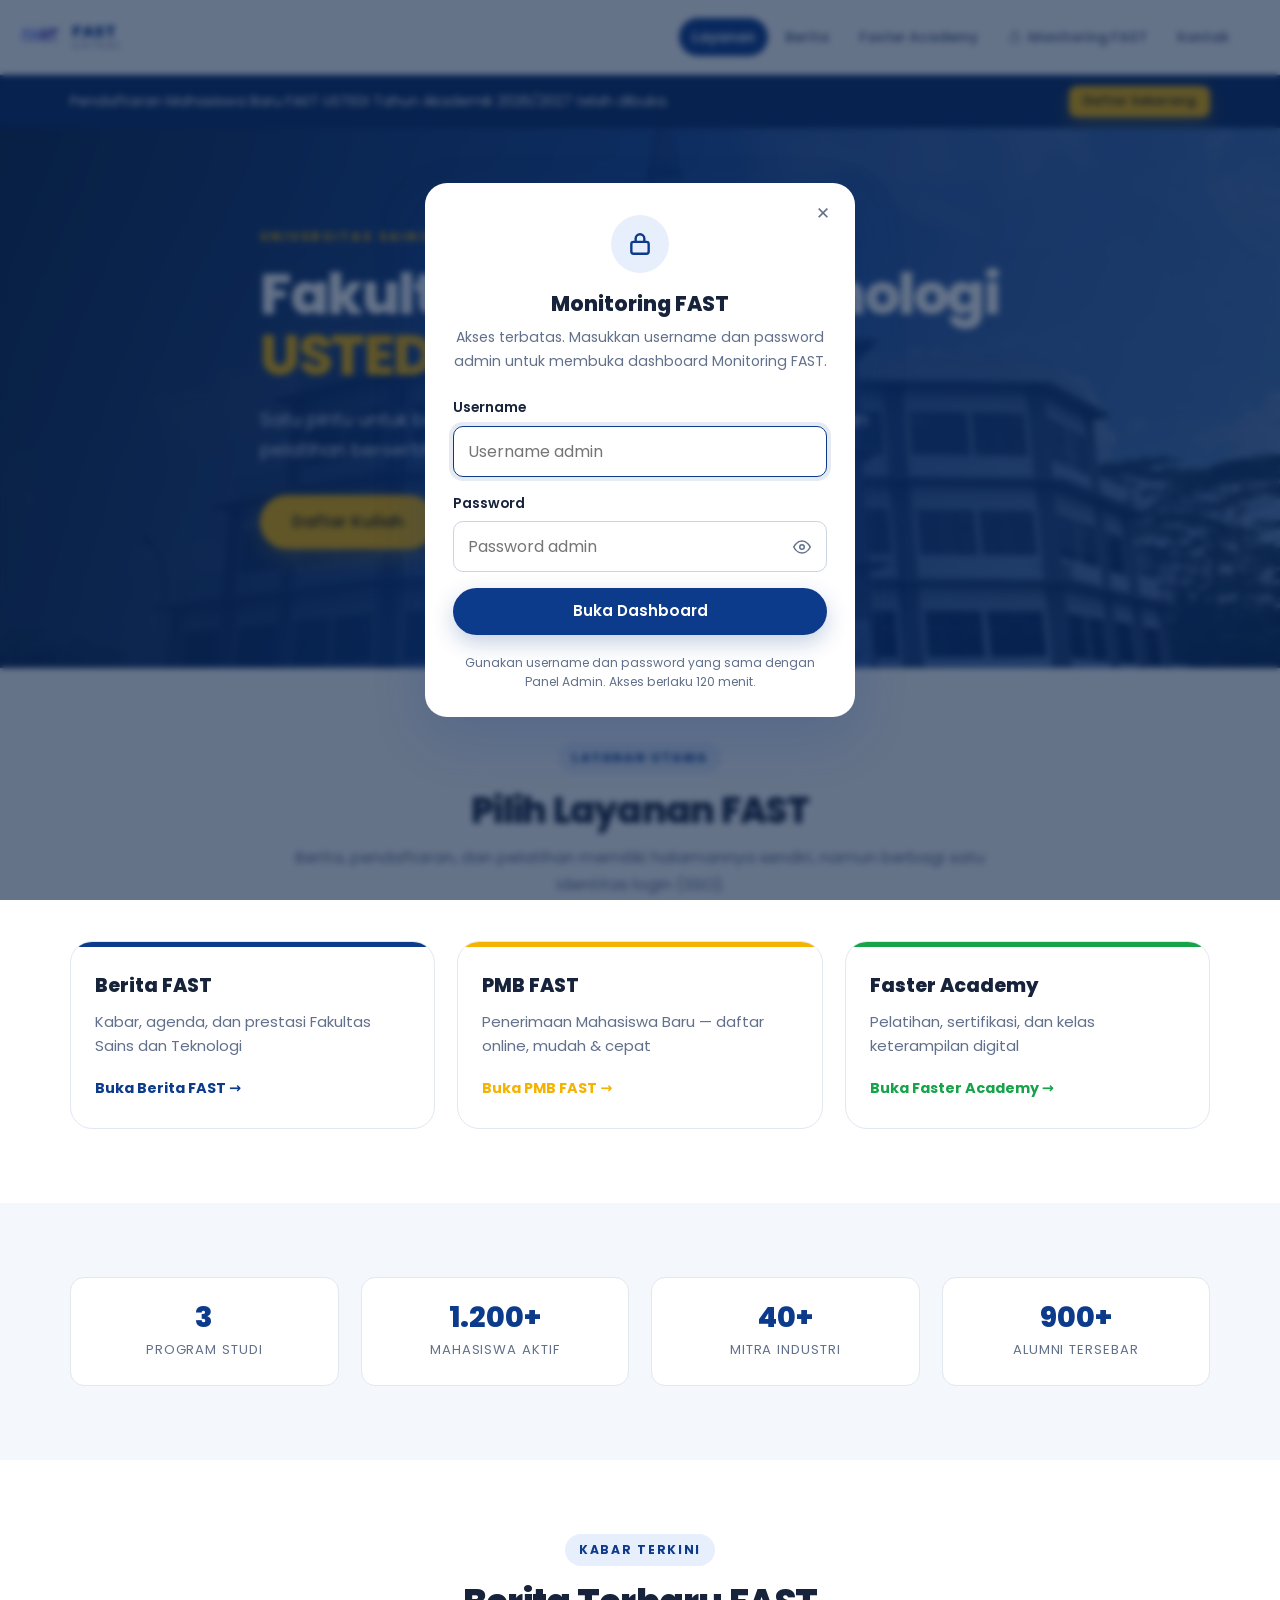
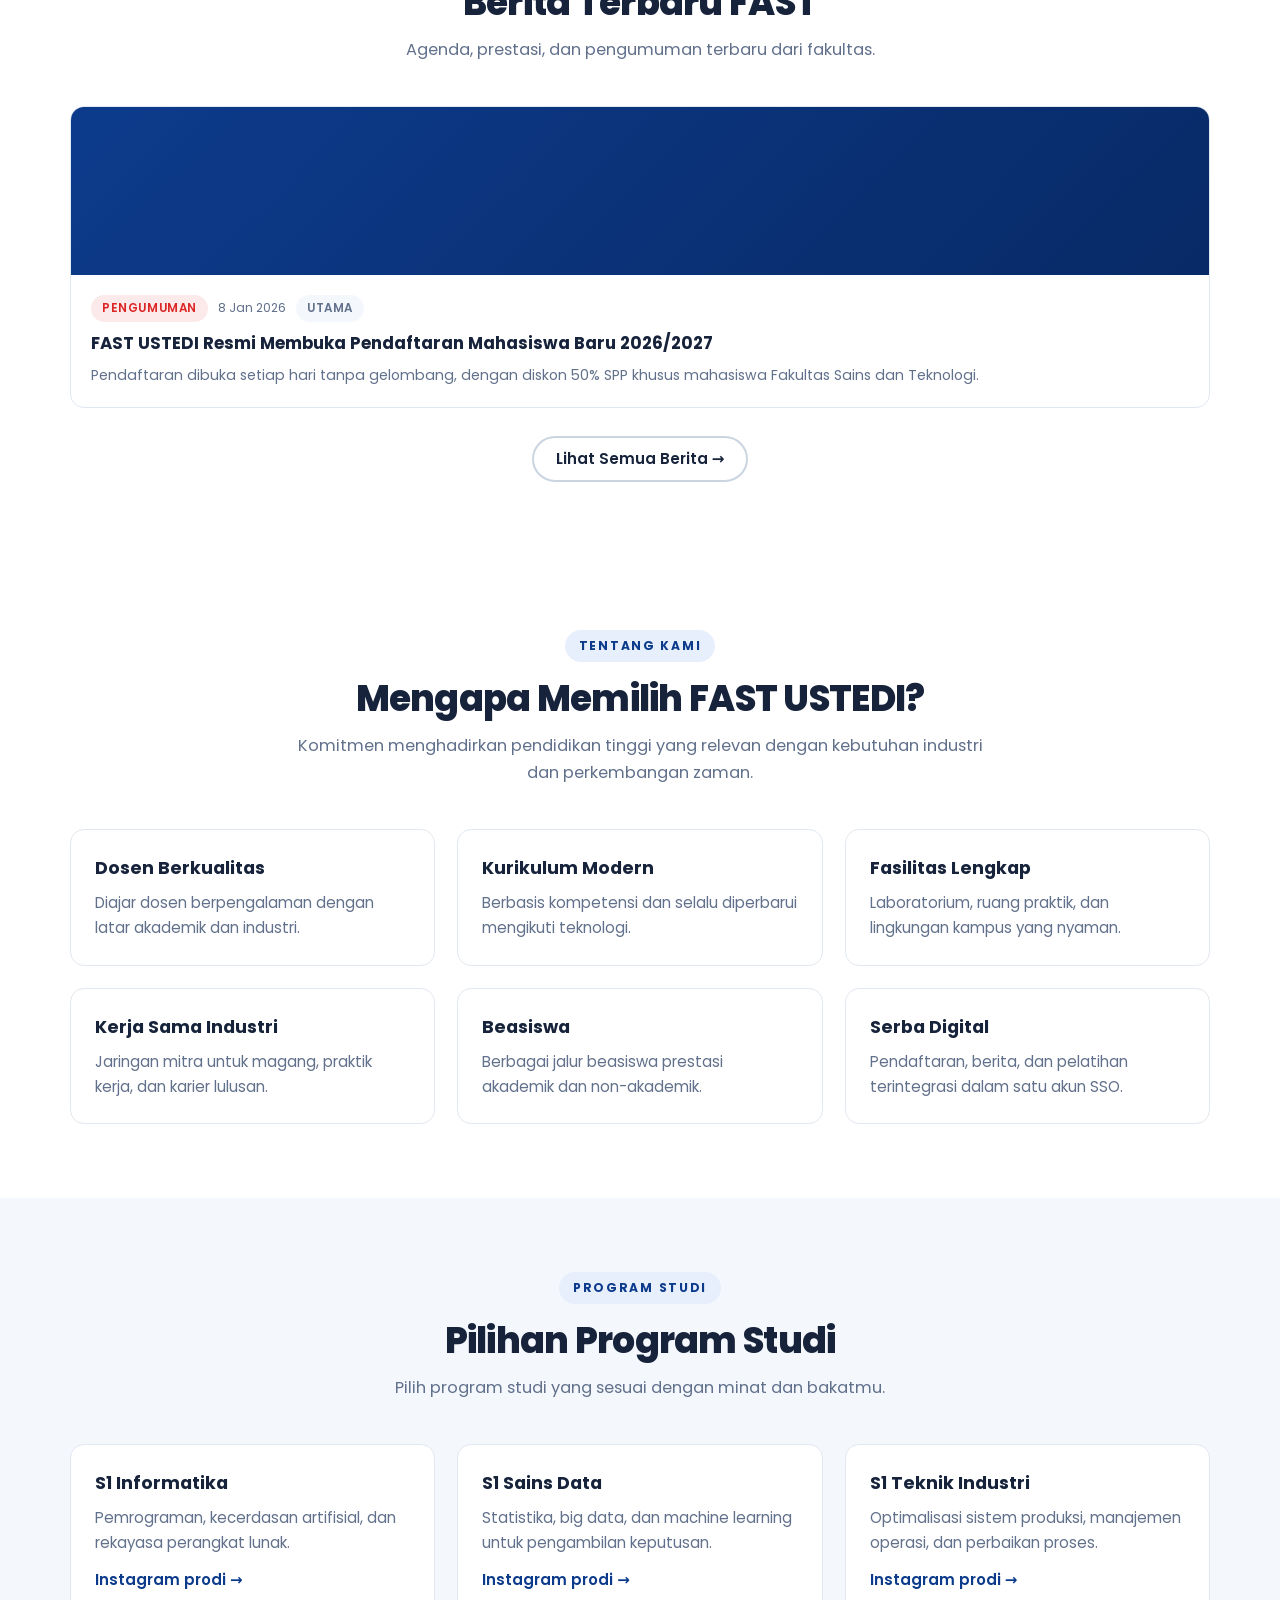
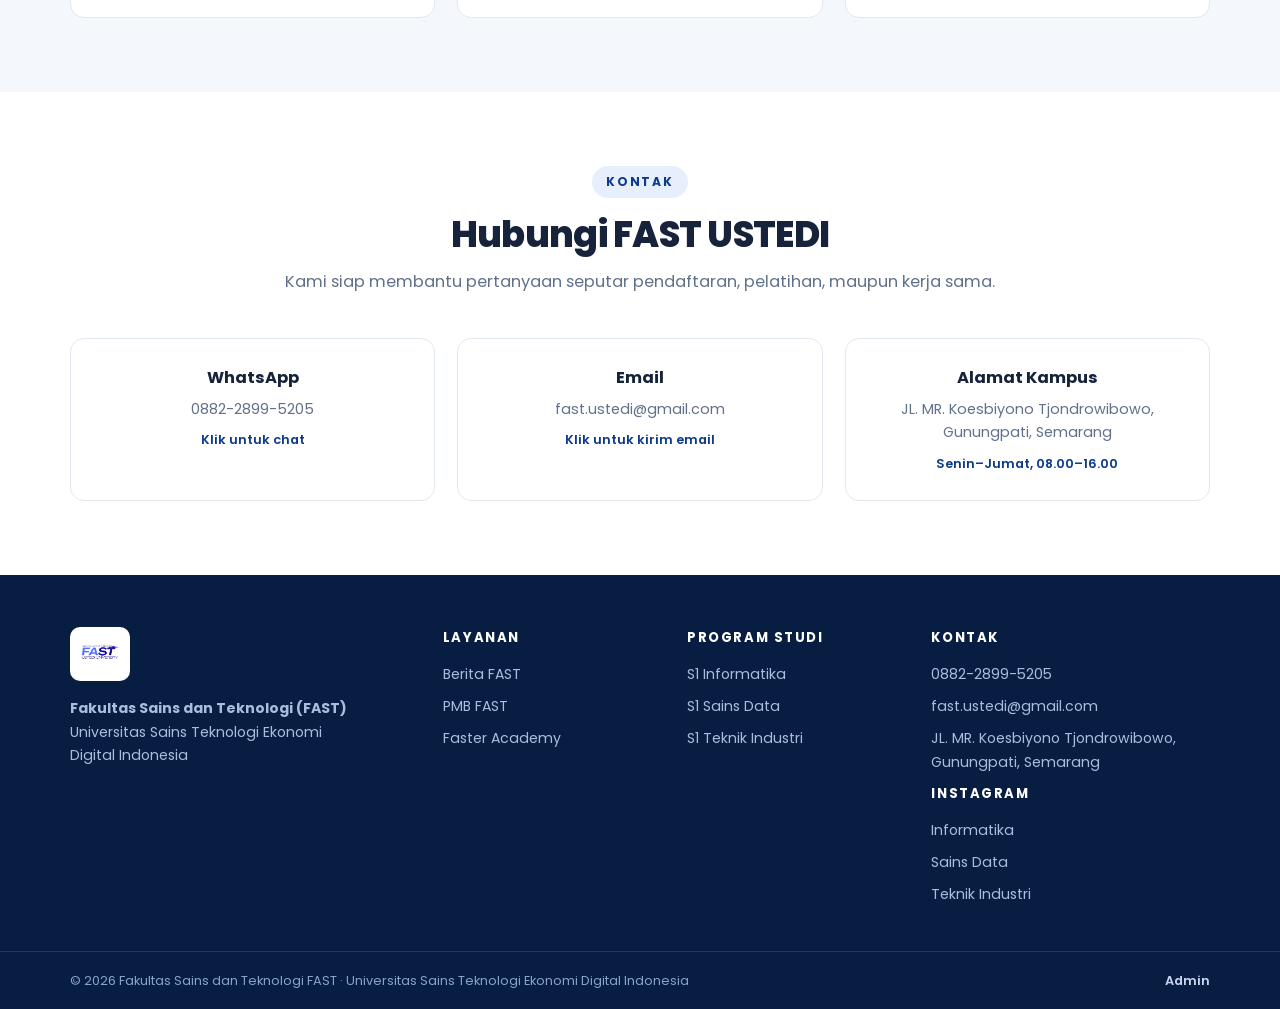
<file: monitoring-fast/index.html>
<!DOCTYPE html>
<html lang="id">
<head>
  <meta charset="UTF-8" />
  <meta name="viewport" content="width=device-width, initial-scale=1.0" />
  <meta name="robots" content="noindex, nofollow" />
  <meta name="theme-color" content="#071e42" />
  <title>Monitoring FAST — FAST USTEDI</title>
  <link rel="icon" href="/assets/img/logo-fast.png" />
  <link rel="preconnect" href="https://fonts.googleapis.com" />
  <link rel="preconnect" href="https://fonts.gstatic.com" crossorigin />
  <link href="https://fonts.googleapis.com/css2?family=Poppins:wght@400;500;600;700;800&display=swap" rel="stylesheet" />
  <link rel="stylesheet" href="/monitoring-fast/style.css?v=20261126c" />
</head>
<body>

  <header class="mon-topbar">
    <a class="mon-brand" href="/" aria-label="Kembali ke Portal FAST USTEDI">
      <img src="/assets/img/logo-fast.png" alt="Logo FAST" />
      <span>
        <strong>Monitoring FAST</strong>
        <small>Fakultas Sains &amp; Teknologi USTEDI</small>
      </span>
    </a>

    <div class="mon-aksi">
      <button type="button" class="mon-btn" id="monReload" title="Muat ulang dashboard">
        <span aria-hidden="true">↻</span><span>Muat Ulang</span>
      </button>
      <button type="button" class="mon-btn" id="monFull" title="Tampilkan layar penuh">
        <span aria-hidden="true">⛶</span><span>Layar Penuh</span>
      </button>
      <a class="mon-btn mon-btn-portal" href="/">
        <span aria-hidden="true">←</span><span>Portal</span>
      </a>
    </div>
  </header>

  <main class="mon-area">
    <div class="mon-loading" id="monLoading">
      <span class="mon-spinner" aria-hidden="true"></span>
      <p>Memuat Monitoring FAST…</p>
    </div>
    <iframe id="monFrame" title="Monitoring FAST — FAST USTEDI"
            allow="fullscreen; clipboard-read; clipboard-write; autoplay"
            referrerpolicy="strict-origin-when-cross-origin"></iframe>
  </main>

  <script src="/assets/js/config.js?v=20261126c"></script>
  <script>
    (function () {
      "use strict";

      var CFG = window.FAST_CONFIG || {};
      var MON = CFG.monitoring || {};
      var APP = MON.appUrl ||
        "https://script.google.com/macros/s/AKfycbwWswpHsePmGHDAcorw5kSQwCrcqP5Y4PC4yAE71IAafFSbEqBuf-5pXqenXeObRAff9g/exec";
      var KUNCI_BUKA = "fast_monitoring_buka_v1";

      /* Halaman ini hanya boleh dibuka setelah lolos gerbang password
         di portal. Bila belum, kembalikan ke modal #monitoring. */
      var boleh = false;
      try {
        var sesi = JSON.parse(sessionStorage.getItem(KUNCI_BUKA) || "null");
        boleh = !!(sesi && sesi.exp && Date.now() <= sesi.exp);
        if (!boleh) sessionStorage.removeItem(KUNCI_BUKA);
      } catch (e) {
        boleh = false;
      }
      if (!boleh) {
        window.location.replace("/#monitoring");
        return;
      }

      var frame = document.getElementById("monFrame");
      var loading = document.getElementById("monLoading");

      frame.addEventListener("load", function () {
        /* Hapus overlay dari DOM (bukan sekadar disembunyikan) agar
           iframe lintas-origin dapat dilukis dengan benar. */
        if (loading && loading.parentNode) loading.parentNode.removeChild(loading);
      });
      frame.src = APP;

      /* Muat ulang isi dashboard tanpa memuat ulang halaman. */
      document.getElementById("monReload").addEventListener("click", function () {
        if (loading) loading.classList.remove("siap");
        frame.src = APP;
      });

      /* Tombol layar penuh. */
      document.getElementById("monFull").addEventListener("click", function () {
        var el = document.documentElement;
        if (!document.fullscreenElement) {
          var minta = el.requestFullscreen || el.webkitRequestFullscreen;
          if (minta) minta.call(el);
        } else {
          var keluar = document.exitFullscreen || document.webkitExitFullscreen;
          if (keluar) keluar.call(document);
        }
      });
    })();
  </script>
</body>
</html>
</file>
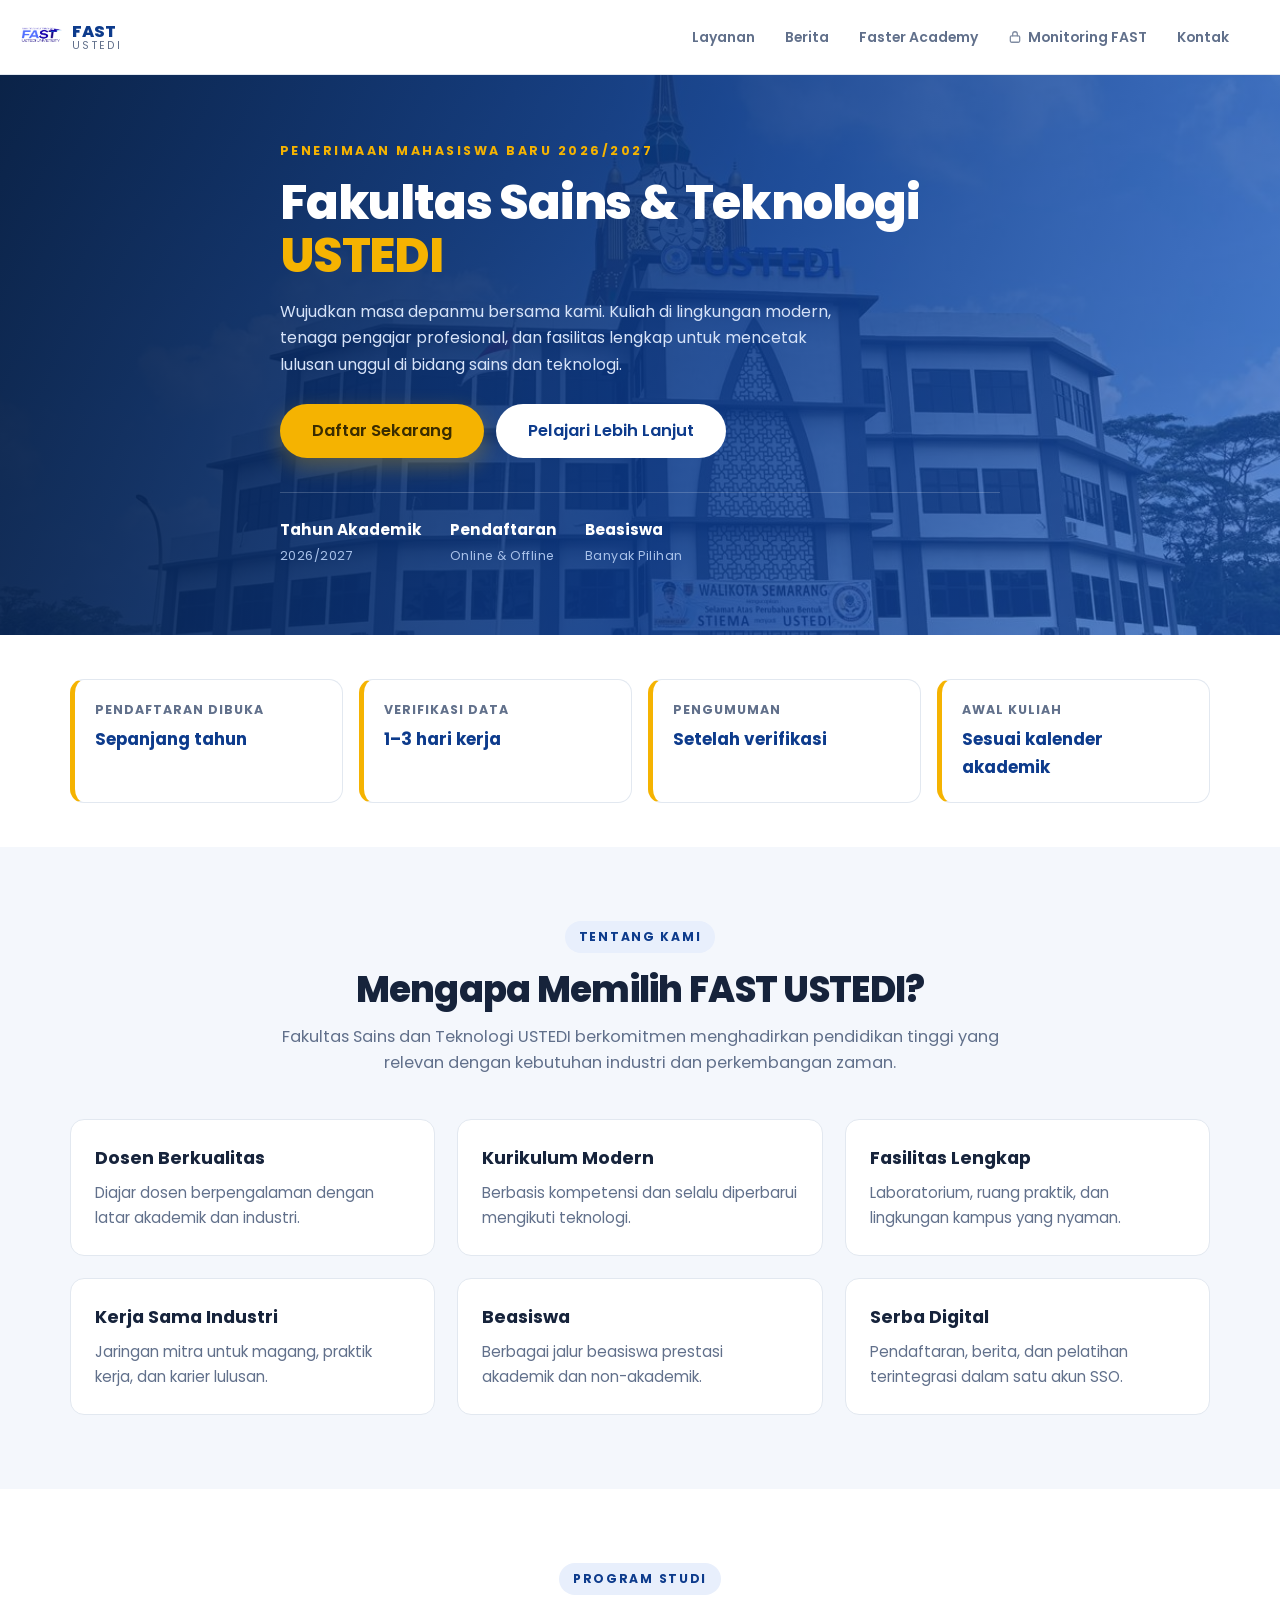
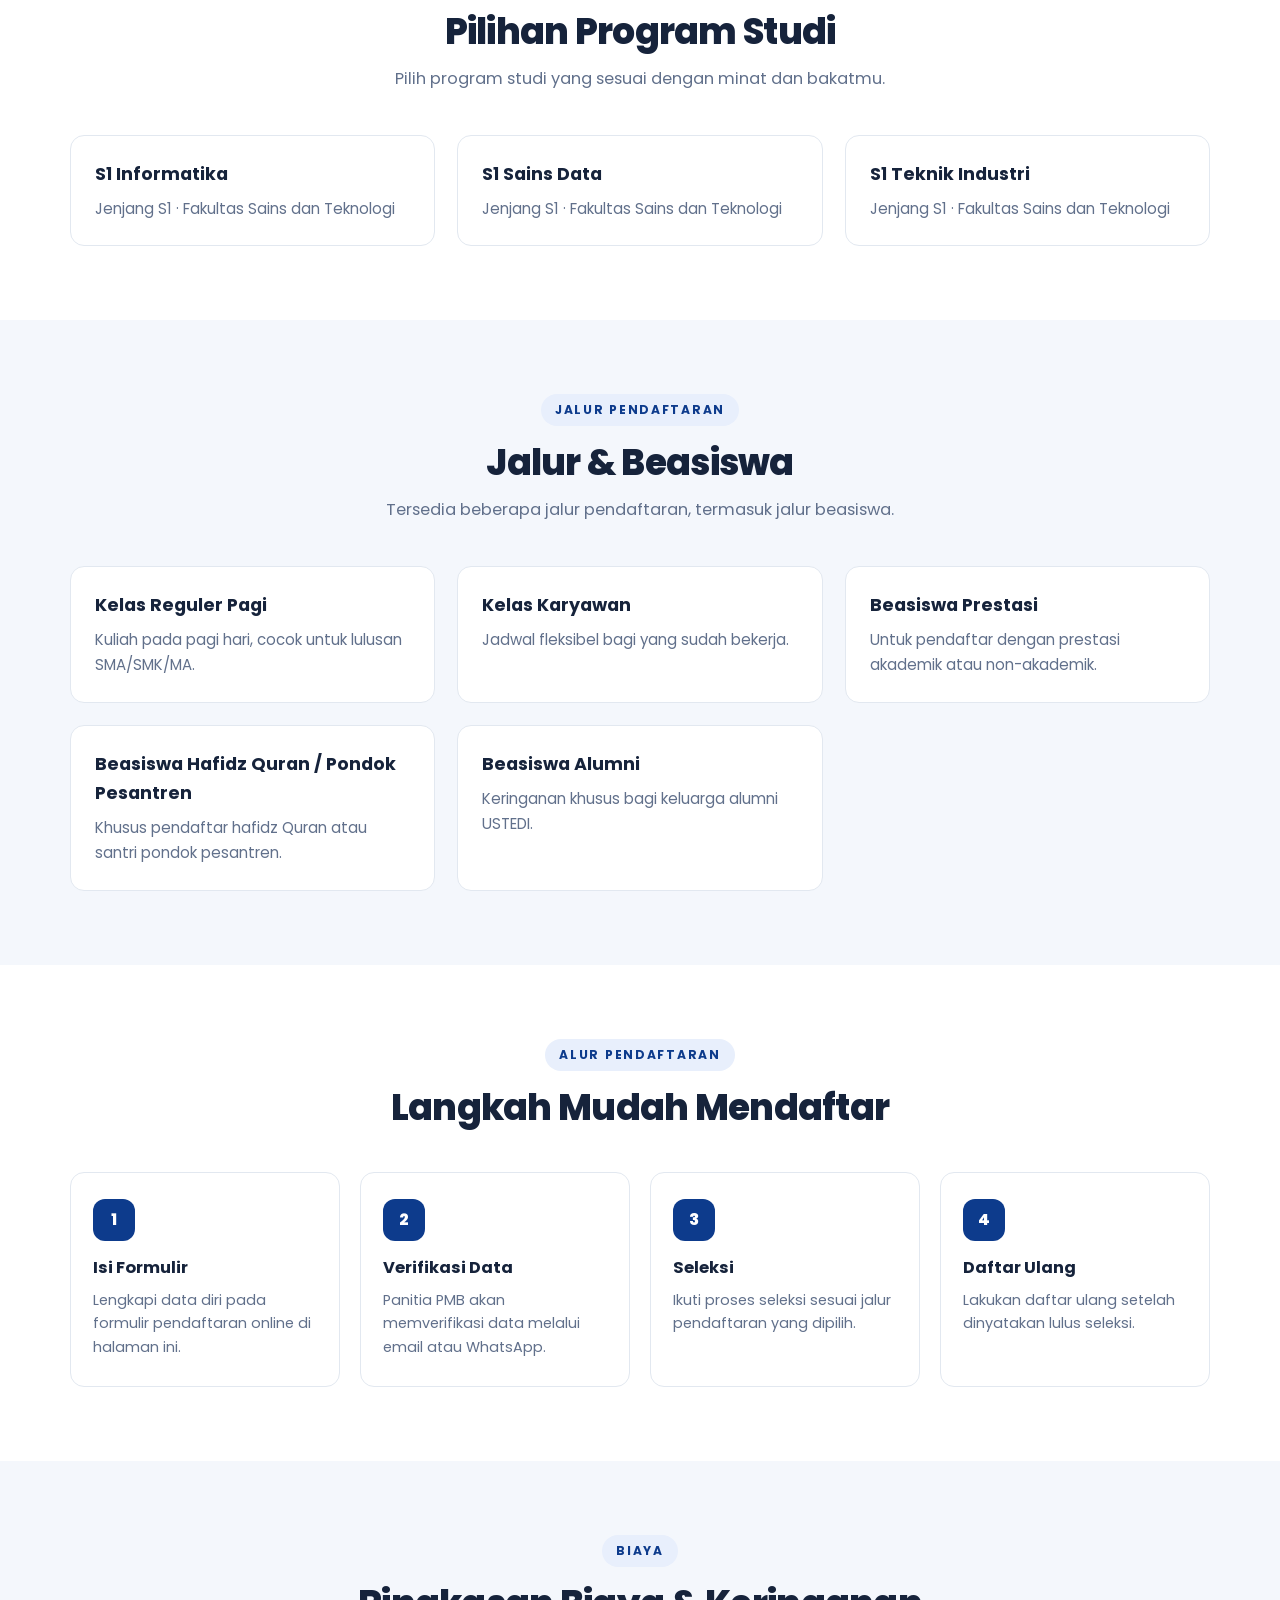
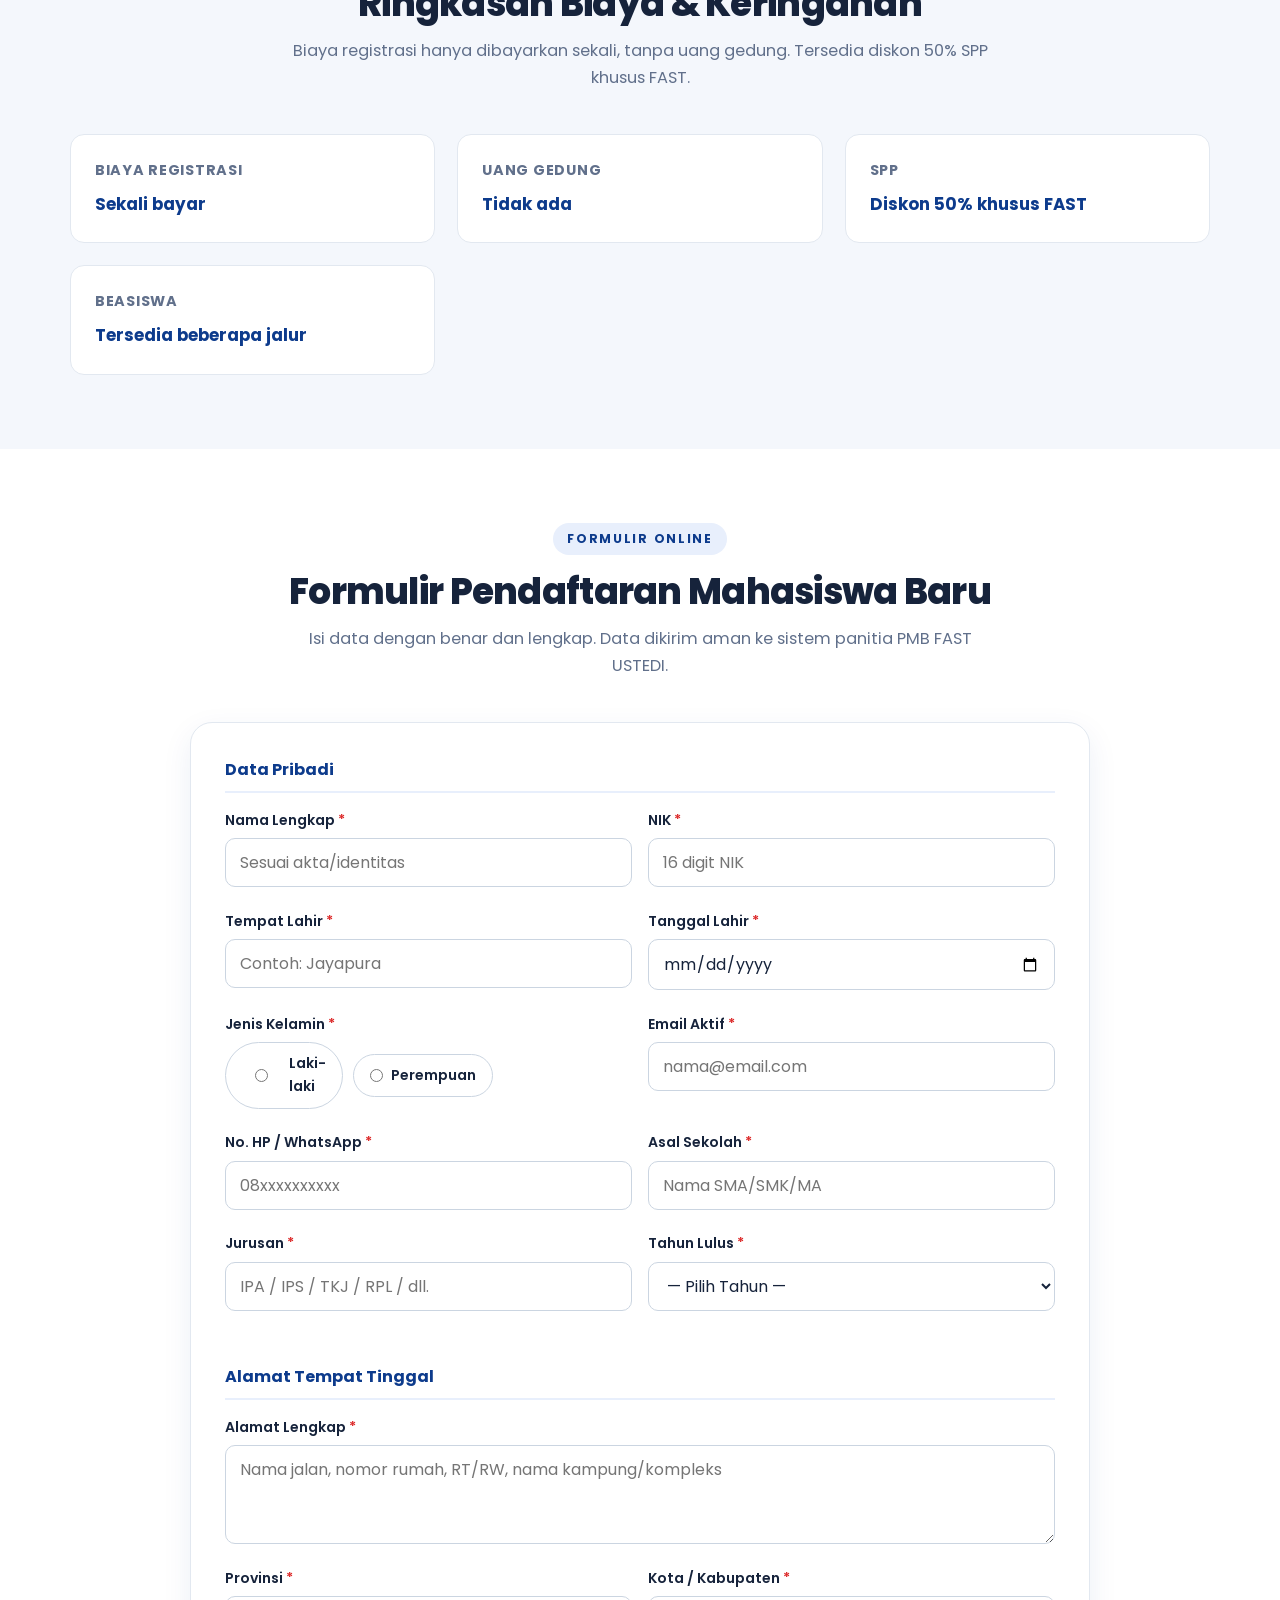
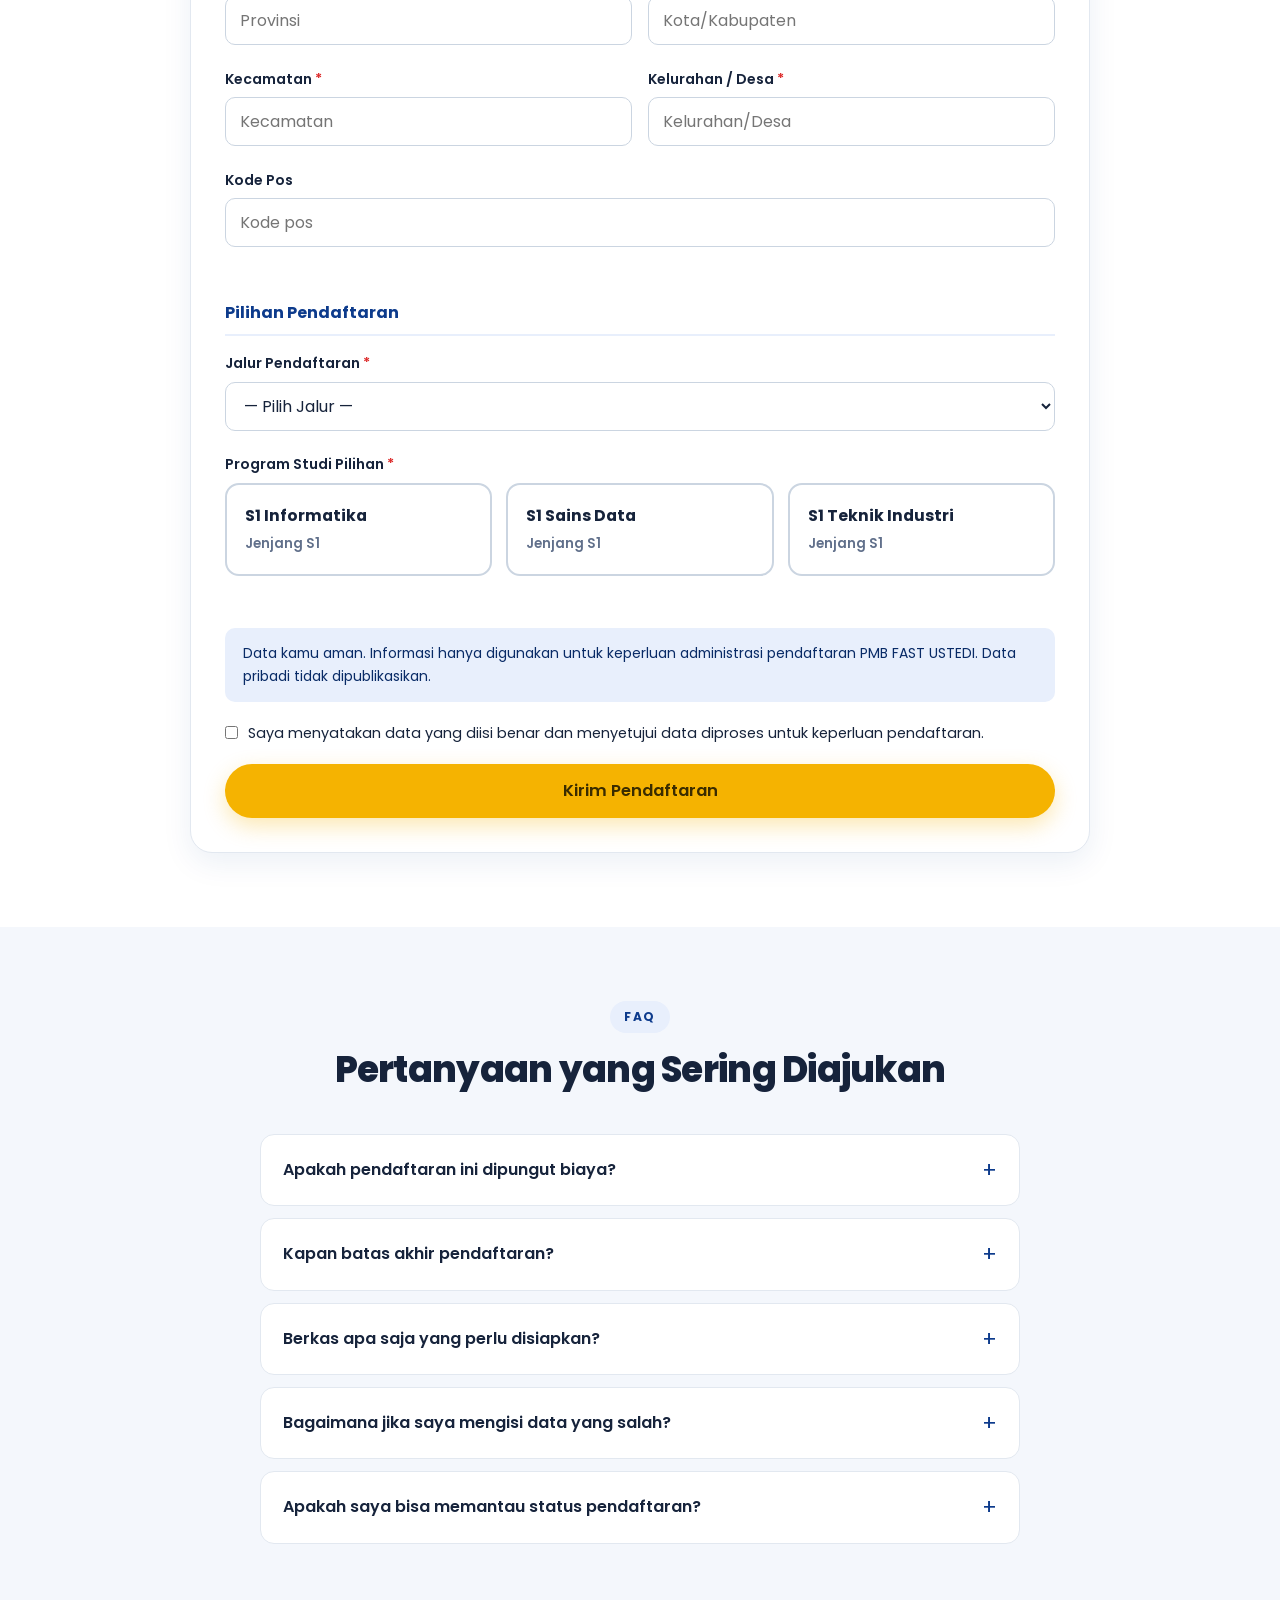
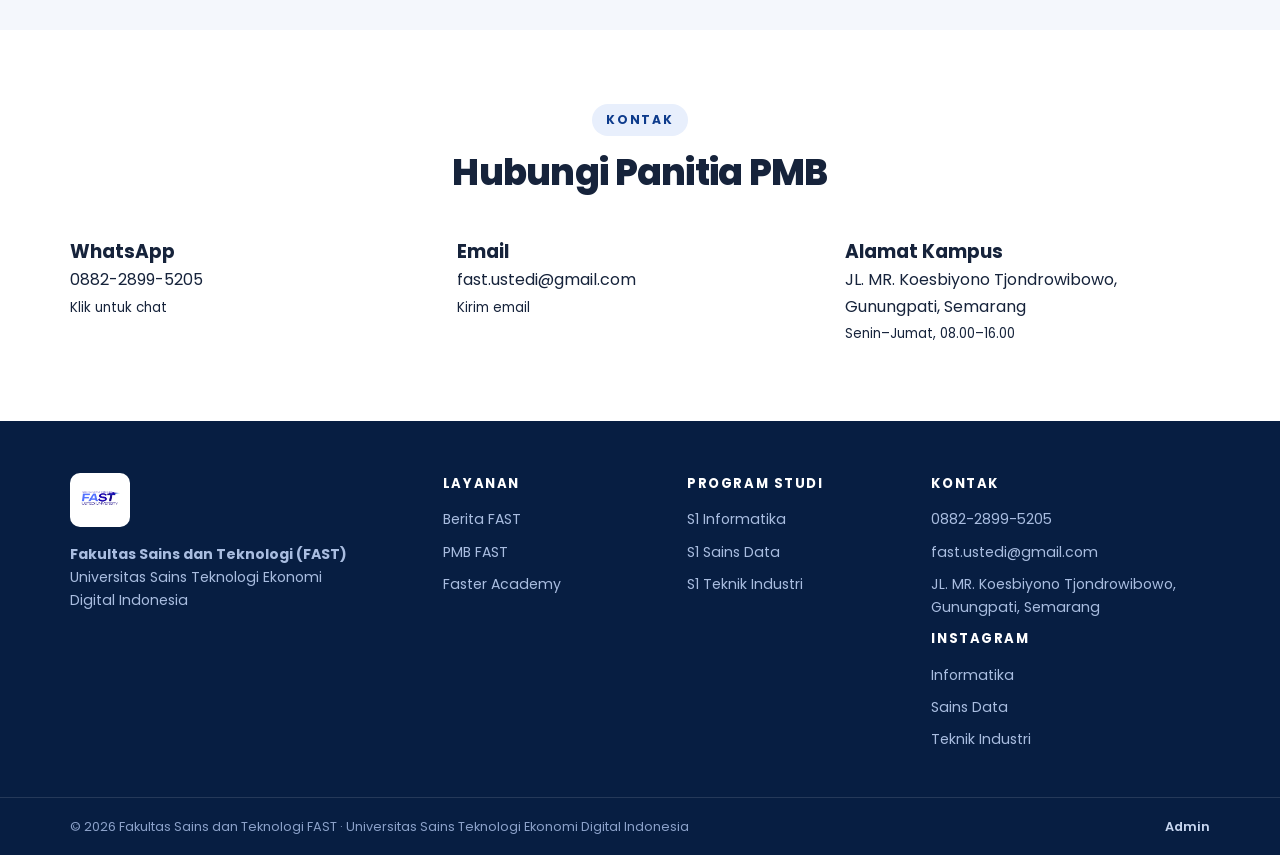
<file: pmb/index.html>
<!DOCTYPE html>
<html lang="id">
<head>
  <meta charset="UTF-8" />
  <meta name="viewport" content="width=device-width, initial-scale=1.0" />
  <meta name="description" content="Pendaftaran Mahasiswa Baru (PMB) Fakultas Sains dan Teknologi USTEDI — daftar online, mudah, cepat, dan aman. Terintegrasi SSO." />
  <meta name="theme-color" content="#0d3b8c" />
  <title>PMB FAST USTEDI — Pendaftaran Mahasiswa Baru</title>
  <link rel="icon" href="/assets/img/logo-fast.png" />
  <link rel="preconnect" href="https://fonts.googleapis.com" />
  <link rel="preconnect" href="https://fonts.gstatic.com" crossorigin />
  <link href="https://fonts.googleapis.com/css2?family=Poppins:wght@400;500;600;700;800&display=swap" rel="stylesheet" />
  <link rel="stylesheet" href="/assets/css/fast.css?v=20261126c" />
  <link rel="stylesheet" href="/assets/css/pmb.css?v=20261126c" />
</head>
<body>

  <div id="fast-header"></div>

  <!-- ===== HERO ===== -->
  <section class="pmb-hero" id="beranda">
    <div class="pmb-hero-bg" role="img" aria-label="Gedung USTEDI"></div>
    <div class="pmb-hero-tirai"></div>
    <div class="wadah pmb-hero-isi">
      <p class="label">Penerimaan Mahasiswa Baru <span id="tahunAkademik">2026/2027</span></p>
      <h1>Fakultas Sains &amp; Teknologi <span>USTEDI</span></h1>
      <p class="sub">Wujudkan masa depanmu bersama kami. Kuliah di lingkungan modern, tenaga pengajar profesional, dan fasilitas lengkap untuk mencetak lulusan unggul di bidang sains dan teknologi.</p>
      <div class="aksi">
        <a href="#formulir" class="btn btn-aksen btn-besar">Daftar Sekarang</a>
        <a href="#tentang" class="btn btn-putih btn-besar">Pelajari Lebih Lanjut</a>
      </div>
      <div class="pmb-badge">
        <div><strong id="badgeTahun">Tahun Akademik</strong><small id="badgeTahunNilai">2026/2027</small></div>
        <div><strong>Pendaftaran</strong><small>Online &amp; Offline</small></div>
        <div><strong>Beasiswa</strong><small>Banyak Pilihan</small></div>
      </div>
    </div>
  </section>

  <!-- ===== SOROTAN ===== -->
  <section class="bagian" style="padding-top:44px;padding-bottom:44px">
    <div class="wadah">
      <div class="sorot" id="sorotJadwal"></div>
    </div>
  </section>

  <!-- ===== TENTANG ===== -->
  <section class="bagian bagian-alt" id="tentang">
    <div class="wadah">
      <div class="bagian-kepala">
        <span class="bagian-label">Tentang Kami</span>
        <h2 class="bagian-judul">Mengapa Memilih FAST USTEDI?</h2>
        <p class="bagian-desk">Fakultas Sains dan Teknologi USTEDI berkomitmen menghadirkan pendidikan tinggi yang relevan dengan kebutuhan industri dan perkembangan zaman.</p>
      </div>
      <div class="grid grid-3" id="keunggulanGrid"></div>
    </div>
  </section>

  <!-- ===== PROGRAM STUDI ===== -->
  <section class="bagian" id="program-studi">
    <div class="wadah">
      <div class="bagian-kepala">
        <span class="bagian-label">Program Studi</span>
        <h2 class="bagian-judul">Pilihan Program Studi</h2>
        <p class="bagian-desk">Pilih program studi yang sesuai dengan minat dan bakatmu.</p>
      </div>
      <div class="grid grid-3" id="prodiGrid"></div>
    </div>
  </section>

  <!-- ===== JALUR ===== -->
  <section class="bagian bagian-alt" id="jalur-pendaftaran">
    <div class="wadah">
      <div class="bagian-kepala">
        <span class="bagian-label">Jalur Pendaftaran</span>
        <h2 class="bagian-judul">Jalur &amp; Beasiswa</h2>
        <p class="bagian-desk">Tersedia beberapa jalur pendaftaran, termasuk jalur beasiswa.</p>
      </div>
      <div class="grid grid-3" id="jalurGrid"></div>
    </div>
  </section>

  <!-- ===== ALUR ===== -->
  <section class="bagian" id="alur">
    <div class="wadah">
      <div class="bagian-kepala">
        <span class="bagian-label">Alur Pendaftaran</span>
        <h2 class="bagian-judul">Langkah Mudah Mendaftar</h2>
      </div>
      <div class="alur" id="alurGrid"></div>
    </div>
  </section>

  <!-- ===== BIAYA ===== -->
  <section class="bagian bagian-alt" id="biaya">
    <div class="wadah">
      <div class="bagian-kepala">
        <span class="bagian-label">Biaya</span>
        <h2 class="bagian-judul">Ringkasan Biaya &amp; Keringanan</h2>
        <p class="bagian-desk" id="biayaCatatan"></p>
      </div>
      <div class="grid grid-3" id="biayaGrid"></div>
    </div>
  </section>

  <!-- ===== FORMULIR ===== -->
  <section class="bagian" id="formulir">
    <div class="wadah">
      <div class="bagian-kepala">
        <span class="bagian-label">Formulir Online</span>
        <h2 class="bagian-judul">Formulir Pendaftaran Mahasiswa Baru</h2>
        <p class="bagian-desk">Isi data dengan benar dan lengkap. Data dikirim aman ke sistem panitia PMB FAST USTEDI.</p>
      </div>

      <div class="kartu-form">
        <!-- Sukses -->
        <div class="sukses" id="formSukses" hidden>
          <h3>Pendaftaran Berhasil!</h3>
          <p id="pesanSukses">Terima kasih, data pendaftaranmu telah kami terima. Panitia PMB akan menghubungi kamu segera.</p>
          <div class="fleks" style="justify-content:center">
            <button type="button" class="btn btn-utama" id="btnDaftarLagi">Daftar Lagi</button>
            <a class="btn btn-garis" href="status.html">Cek Status Pendaftaran</a>
          </div>
        </div>

        <div class="peringatan peringatan-galat" id="formGalat" hidden></div>

        <form id="pmbForm" novalidate>
          <fieldset>
            <legend>Data Pribadi</legend>

            <div class="form-baris">
              <div class="form-grup">
                <label for="namaLengkap">Nama Lengkap <span class="wajib">*</span></label>
                <input type="text" id="namaLengkap" name="namaLengkap" placeholder="Sesuai akta/identitas" autocomplete="name" />
                <small class="galat"></small>
              </div>
              <div class="form-grup">
                <label for="nik">NIK <span class="wajib">*</span></label>
                <input type="text" id="nik" name="nik" placeholder="16 digit NIK" inputmode="numeric" maxlength="16" />
                <small class="galat"></small>
              </div>
            </div>

            <div class="form-baris">
              <div class="form-grup">
                <label for="tempatLahir">Tempat Lahir <span class="wajib">*</span></label>
                <input type="text" id="tempatLahir" name="tempatLahir" placeholder="Contoh: Jayapura" />
                <small class="galat"></small>
              </div>
              <div class="form-grup">
                <label for="tanggalLahir">Tanggal Lahir <span class="wajib">*</span></label>
                <input type="date" id="tanggalLahir" name="tanggalLahir" />
                <small class="galat"></small>
              </div>
            </div>

            <div class="form-baris">
              <div class="form-grup">
                <label>Jenis Kelamin <span class="wajib">*</span></label>
                <div class="fleks" style="gap:10px">
                  <label class="radio-pil"><input type="radio" name="jenisKelamin" value="Laki-laki" /><span>Laki-laki</span></label>
                  <label class="radio-pil"><input type="radio" name="jenisKelamin" value="Perempuan" /><span>Perempuan</span></label>
                </div>
                <small class="galat"></small>
              </div>
              <div class="form-grup">
                <label for="email">Email Aktif <span class="wajib">*</span></label>
                <input type="email" id="email" name="email" placeholder="nama@email.com" autocomplete="email" />
                <small class="galat"></small>
              </div>
            </div>

            <div class="form-baris">
              <div class="form-grup">
                <label for="noHp">No. HP / WhatsApp <span class="wajib">*</span></label>
                <input type="tel" id="noHp" name="noHp" placeholder="08xxxxxxxxxx" inputmode="tel" />
                <small class="galat"></small>
              </div>
              <div class="form-grup">
                <label for="asalSekolah">Asal Sekolah <span class="wajib">*</span></label>
                <input type="text" id="asalSekolah" name="asalSekolah" placeholder="Nama SMA/SMK/MA" />
                <small class="galat"></small>
              </div>
            </div>

            <div class="form-baris">
              <div class="form-grup">
                <label for="jurusanSekolah">Jurusan <span class="wajib">*</span></label>
                <input type="text" id="jurusanSekolah" name="jurusanSekolah" placeholder="IPA / IPS / TKJ / RPL / dll." />
                <small class="galat"></small>
              </div>
              <div class="form-grup">
                <label for="tahunLulus">Tahun Lulus <span class="wajib">*</span></label>
                <select id="tahunLulus" name="tahunLulus"><option value="">— Pilih Tahun —</option></select>
                <small class="galat"></small>
              </div>
            </div>
          </fieldset>

          <fieldset>
            <legend>Alamat Tempat Tinggal</legend>
            <div class="form-grup">
              <label for="alamat">Alamat Lengkap <span class="wajib">*</span></label>
              <textarea id="alamat" name="alamat" rows="3" placeholder="Nama jalan, nomor rumah, RT/RW, nama kampung/kompleks"></textarea>
              <small class="galat"></small>
            </div>
            <div class="form-baris">
              <div class="form-grup">
                <label for="provinsi">Provinsi <span class="wajib">*</span></label>
                <input type="text" id="provinsi" name="provinsi" placeholder="Provinsi" />
                <small class="galat"></small>
              </div>
              <div class="form-grup">
                <label for="kabupaten">Kota / Kabupaten <span class="wajib">*</span></label>
                <input type="text" id="kabupaten" name="kabupaten" placeholder="Kota/Kabupaten" />
                <small class="galat"></small>
              </div>
            </div>
            <div class="form-baris">
              <div class="form-grup">
                <label for="kecamatan">Kecamatan <span class="wajib">*</span></label>
                <input type="text" id="kecamatan" name="kecamatan" placeholder="Kecamatan" />
                <small class="galat"></small>
              </div>
              <div class="form-grup">
                <label for="kelurahan">Kelurahan / Desa <span class="wajib">*</span></label>
                <input type="text" id="kelurahan" name="kelurahan" placeholder="Kelurahan/Desa" />
                <small class="galat"></small>
              </div>
            </div>
            <div class="form-baris">
              <div class="form-grup">
                <label for="kodePos">Kode Pos</label>
                <input type="text" id="kodePos" name="kodePos" placeholder="Kode pos" inputmode="numeric" maxlength="5" />
                <small class="galat"></small>
              </div>
            </div>
          </fieldset>

          <fieldset>
            <legend>Pilihan Pendaftaran</legend>
            <div class="form-baris">
              <div class="form-grup">
                <label for="jalur">Jalur Pendaftaran <span class="wajib">*</span></label>
                <select id="jalur" name="jalur"><option value="">— Pilih Jalur —</option></select>
                <small class="galat"></small>
              </div>
            </div>

            <div class="form-grup">
              <label>Program Studi Pilihan <span class="wajib">*</span></label>
              <div class="pilihan-prodi" id="pilihanProdi"></div>
              <input type="hidden" id="programStudi" name="programStudi" />
              <small class="galat"></small>
            </div>
          </fieldset>

          <div class="catatan-aman">
            <p>Data kamu aman. Informasi hanya digunakan untuk keperluan administrasi pendaftaran PMB FAST USTEDI. Data pribadi tidak dipublikasikan.</p>
          </div>

          <label class="kotak-centang" style="margin-bottom:18px">
            <input type="checkbox" id="setuju" />
            <span>Saya menyatakan data yang diisi benar dan menyetujui data diproses untuk keperluan pendaftaran.</span>
          </label>
          <small class="galat" id="galatSetuju" style="display:block;margin-bottom:14px"></small>

          <button type="submit" class="btn btn-aksen btn-besar btn-blok" id="btnKirim">
            <span class="teks-btn">Kirim Pendaftaran</span>
            <span class="pemuat-lingkar" id="pemuatKirim" hidden style="width:18px;height:18px;border-width:2px;border-color:rgba(255,255,255,.4);border-top-color:#fff"></span>
          </button>
        </form>
      </div>
    </div>
  </section>

  <!-- ===== FAQ ===== -->
  <section class="bagian bagian-alt" id="faq">
    <div class="wadah wadah-sempit">
      <div class="bagian-kepala">
        <span class="bagian-label">FAQ</span>
        <h2 class="bagian-judul">Pertanyaan yang Sering Diajukan</h2>
      </div>
      <div id="faqList"></div>
    </div>
  </section>

  <!-- ===== KONTAK ===== -->
  <section class="bagian" id="kontak">
    <div class="wadah">
      <div class="bagian-kepala">
        <span class="bagian-label">Kontak</span>
        <h2 class="bagian-judul">Hubungi Panitia PMB</h2>
      </div>
      <div class="grid grid-3" id="kontakGrid"></div>
    </div>
  </section>

  <div id="fast-footer"></div>

  <script>window.FAST_BASE = "/";</script>
  <script>window.FAST_PAGE = { modul: "pmb", nav: [{ label: "Tentang", href: "#tentang" }, { label: "Prodi", href: "#program-studi" }, { label: "Alur", href: "#alur" }, { label: "FAQ", href: "#faq" }, { label: "Status", href: "/pmb/status.html" }, { label: "Daftar", href: "#formulir", khusus: true }] };</script>
  <script src="/assets/js/config.js?v=20261126c"></script>
  <script src="/assets/js/cms.js?v=20261126c"></script>
  <script src="/assets/js/data.js?v=20261126c"></script>
  <script src="/assets/js/auth.js?v=20261126c"></script>
  <script src="/assets/js/ui.js?v=20261126c"></script>
  <script src="/assets/js/monitoring.js?v=20261126c"></script>
  <script src="/assets/js/pmb.js?v=20261126c"></script>
</body>
</html>
</file>
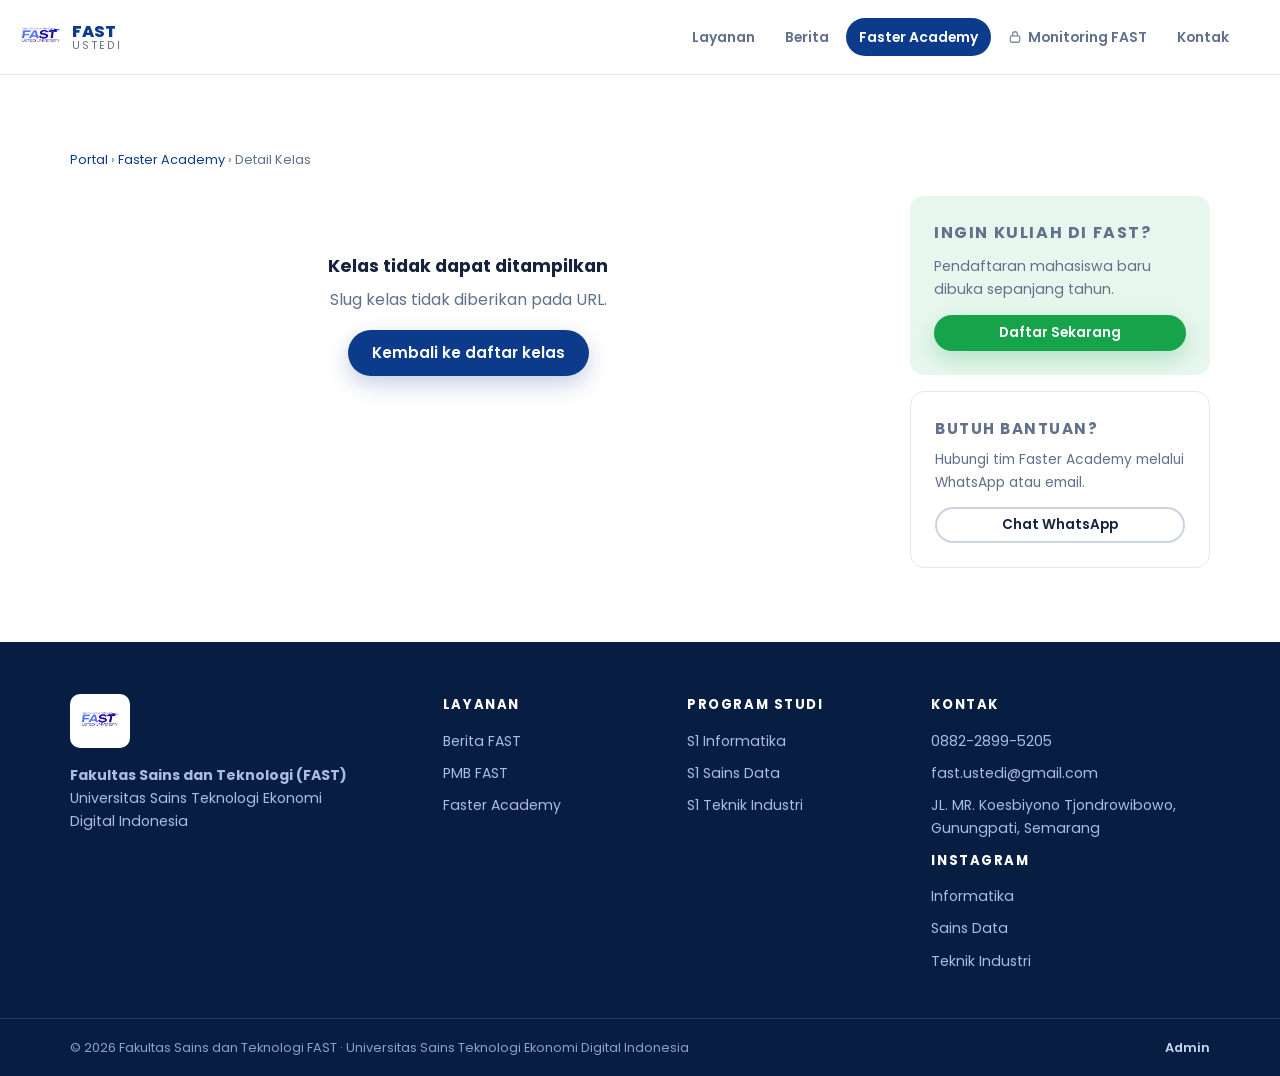
<file: academy/kelas.html>
<!DOCTYPE html>
<html lang="id">
<head>
  <meta charset="UTF-8" />
  <meta name="viewport" content="width=device-width, initial-scale=1.0" />
  <meta name="description" content="Detail kelas Faster Academy USTEDI." />
  <meta name="theme-color" content="#16a34a" />
  <title>Detail Kelas — Faster Academy</title>
  <link rel="icon" href="/assets/img/logo-fast.png" />
  <link rel="preconnect" href="https://fonts.googleapis.com" />
  <link rel="preconnect" href="https://fonts.gstatic.com" crossorigin />
  <link href="https://fonts.googleapis.com/css2?family=Poppins:wght@400;500;600;700;800&display=swap" rel="stylesheet" />
  <link rel="stylesheet" href="/assets/css/fast.css?v=20261126c" />
  <link rel="stylesheet" href="/assets/css/berita.css?v=20261126c" />
  <link rel="stylesheet" href="/assets/css/portal.css?v=20261126c" />
  <link rel="stylesheet" href="/assets/css/academy.css?v=20261126c" />
</head>
<body>

  <div id="fast-header"></div>

  <main class="bagian">
    <div class="wadah">
      <p class="jejak" style="font-size:.8rem;color:var(--teks-redup);margin-bottom:26px">
        <a href="/" style="color:var(--utama)">Portal</a> ›
        <a href="/academy/" style="color:var(--utama)">Faster Academy</a> ›
        <span id="jejakKelas">Detail Kelas</span>
      </p>

      <div class="tata-artikel">
        <article id="kelasDetail">
          <div class="pemuat"><span class="pemuat-lingkar"></span><span>Memuat kelas…</span></div>
        </article>
        <aside class="artikel-samping">
          <div class="kartu" style="background:var(--hijau-terang);border:none">
            <h3 style="font-size:1rem;margin-bottom:8px">Ingin kuliah di FAST?</h3>
            <p style="font-size:.88rem;color:var(--teks-redup);margin-bottom:14px">Pendaftaran mahasiswa baru dibuka sepanjang tahun.</p>
            <a href="/pmb/" class="btn btn-hijau btn-blok btn-kecil">Daftar Sekarang</a>
          </div>
          <div class="kartu mt-2">
            <h3 style="font-size:.95rem;margin-bottom:8px">Butuh bantuan?</h3>
            <p style="font-size:.86rem;color:var(--teks-redup);margin-bottom:12px">Hubungi tim Faster Academy melalui WhatsApp atau email.</p>
            <a class="btn btn-garis btn-blok btn-kecil" id="waKelas" target="_blank" rel="noopener" href="#">Chat WhatsApp</a>
          </div>
        </aside>
      </div>
    </div>
  </main>

  <div id="fast-footer"></div>

  <script>window.FAST_BASE = "/";</script>
  <script>window.FAST_PAGE = { modul: "academy", nav: [{ label: "Semua Kelas", href: "/academy/" }, { label: "Berita", href: "/berita/" }, { label: "PMB", href: "/pmb/", khusus: true }] };</script>
  <script src="/assets/js/config.js?v=20261126c"></script>
  <script src="/assets/js/cms.js?v=20261126c"></script>
  <script src="/assets/js/data.js?v=20261126c"></script>
  <script src="/assets/js/auth.js?v=20261126c"></script>
  <script src="/assets/js/ui.js?v=20261126c"></script>
  <script src="/assets/js/monitoring.js?v=20261126c"></script>
  <script src="/assets/js/academy.js?v=20261126c"></script>
</body>
</html>
</file>
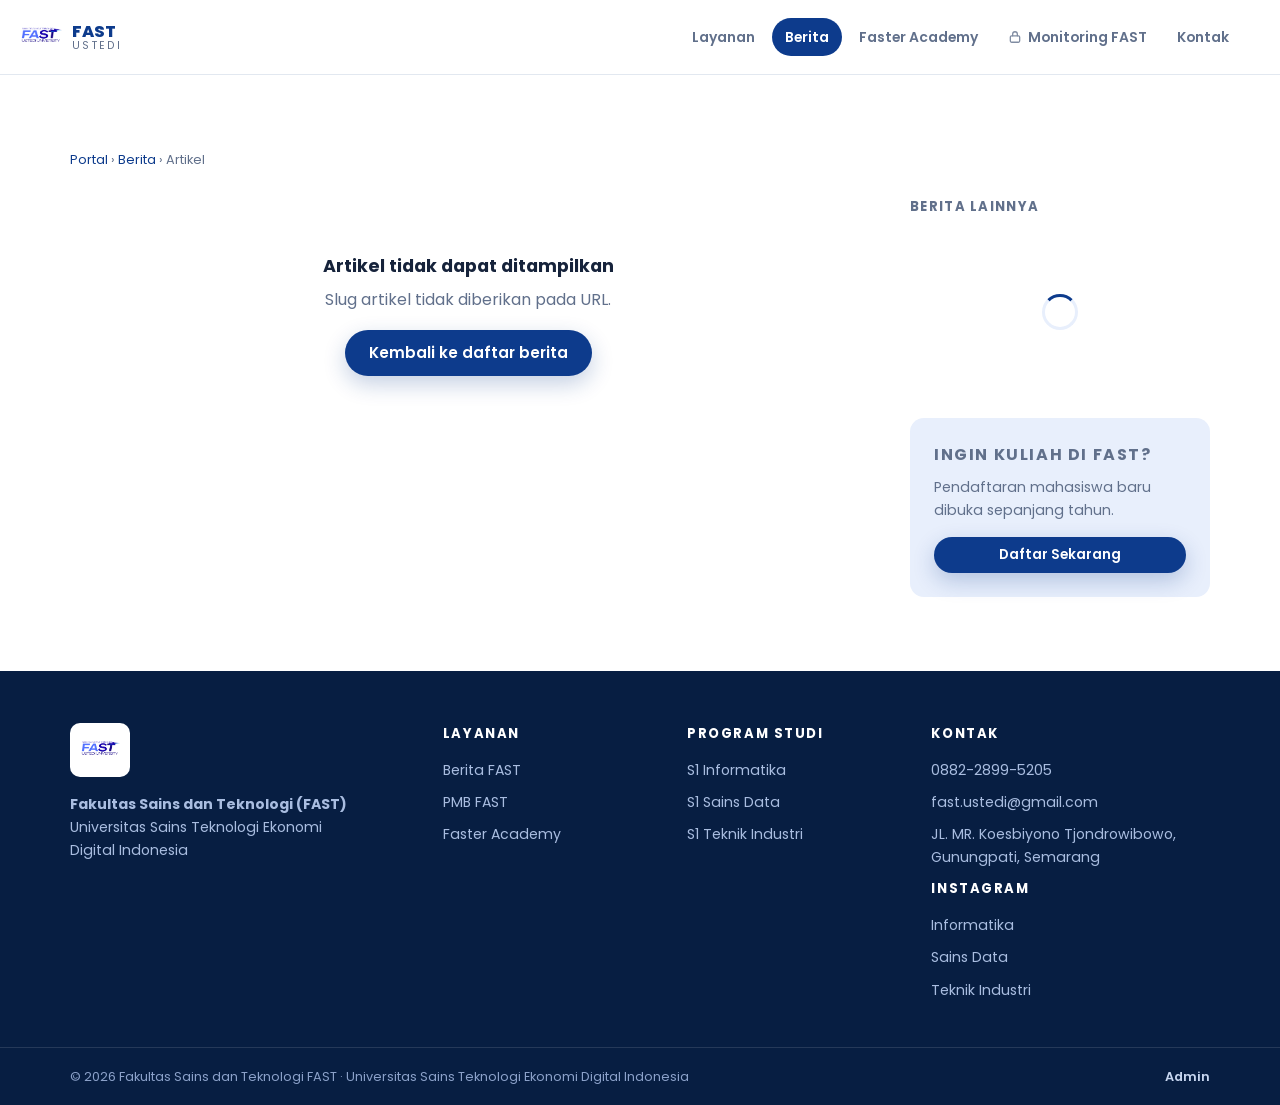
<file: berita/artikel.html>
<!DOCTYPE html>
<html lang="id">
<head>
  <meta charset="UTF-8" />
  <meta name="viewport" content="width=device-width, initial-scale=1.0" />
  <meta name="description" content="Berita Fakultas Sains dan Teknologi USTEDI." />
  <meta name="theme-color" content="#0d3b8c" />
  <title>Memuat berita… — Berita FAST</title>
  <link rel="icon" href="/assets/img/logo-fast.png" />
  <link rel="preconnect" href="https://fonts.googleapis.com" />
  <link rel="preconnect" href="https://fonts.gstatic.com" crossorigin />
  <link href="https://fonts.googleapis.com/css2?family=Poppins:wght@400;500;600;700;800&display=swap" rel="stylesheet" />
  <link rel="stylesheet" href="/assets/css/fast.css?v=20261126c" />
  <link rel="stylesheet" href="/assets/css/berita.css?v=20261126c" />
</head>
<body>

  <div id="fast-header"></div>

  <main class="bagian">
    <div class="wadah">
      <p class="jejak" style="font-size:.8rem;color:var(--teks-redup);margin-bottom:26px">
        <a href="/" style="color:var(--utama)">Portal</a> ›
        <a href="/berita/" style="color:var(--utama)">Berita</a> ›
        <span id="jejakJudul">Artikel</span>
      </p>

      <div class="tata-artikel">
        <article id="artikel">
          <div class="pemuat"><span class="pemuat-lingkar"></span><span>Memuat artikel…</span></div>
        </article>

        <aside class="artikel-samping">
          <h3>Berita Lainnya</h3>
          <div id="beritaSamping"><div class="pemuat"><span class="pemuat-lingkar"></span></div></div>
          <div class="kartu mt-3" style="background:var(--utama-terang);border:none">
            <h3 style="font-size:1rem;margin-bottom:8px">Ingin kuliah di FAST?</h3>
            <p style="font-size:.88rem;color:var(--teks-redup);margin-bottom:14px">Pendaftaran mahasiswa baru dibuka sepanjang tahun.</p>
            <a href="/pmb/" class="btn btn-utama btn-blok btn-kecil">Daftar Sekarang</a>
          </div>
        </aside>
      </div>
    </div>
  </main>

  <div id="fast-footer"></div>

  <script>window.FAST_BASE = "/";</script>
  <script>window.FAST_PAGE = { modul: "berita", nav: [{ label: "Semua Berita", href: "/berita/" }, { label: "PMB", href: "/pmb/", khusus: true }] };</script>
  <script src="/assets/js/config.js?v=20261126c"></script>
  <script src="/assets/js/cms.js?v=20261126c"></script>
  <script src="/assets/js/data.js?v=20261126c"></script>
  <script src="/assets/js/auth.js?v=20261126c"></script>
  <script src="/assets/js/markdown.js?v=20261126c"></script>
  <script src="/assets/js/ui.js?v=20261126c"></script>
  <script src="/assets/js/monitoring.js?v=20261126c"></script>
  <script src="/assets/js/berita.js?v=20261126c"></script>
</body>
</html>
</file>
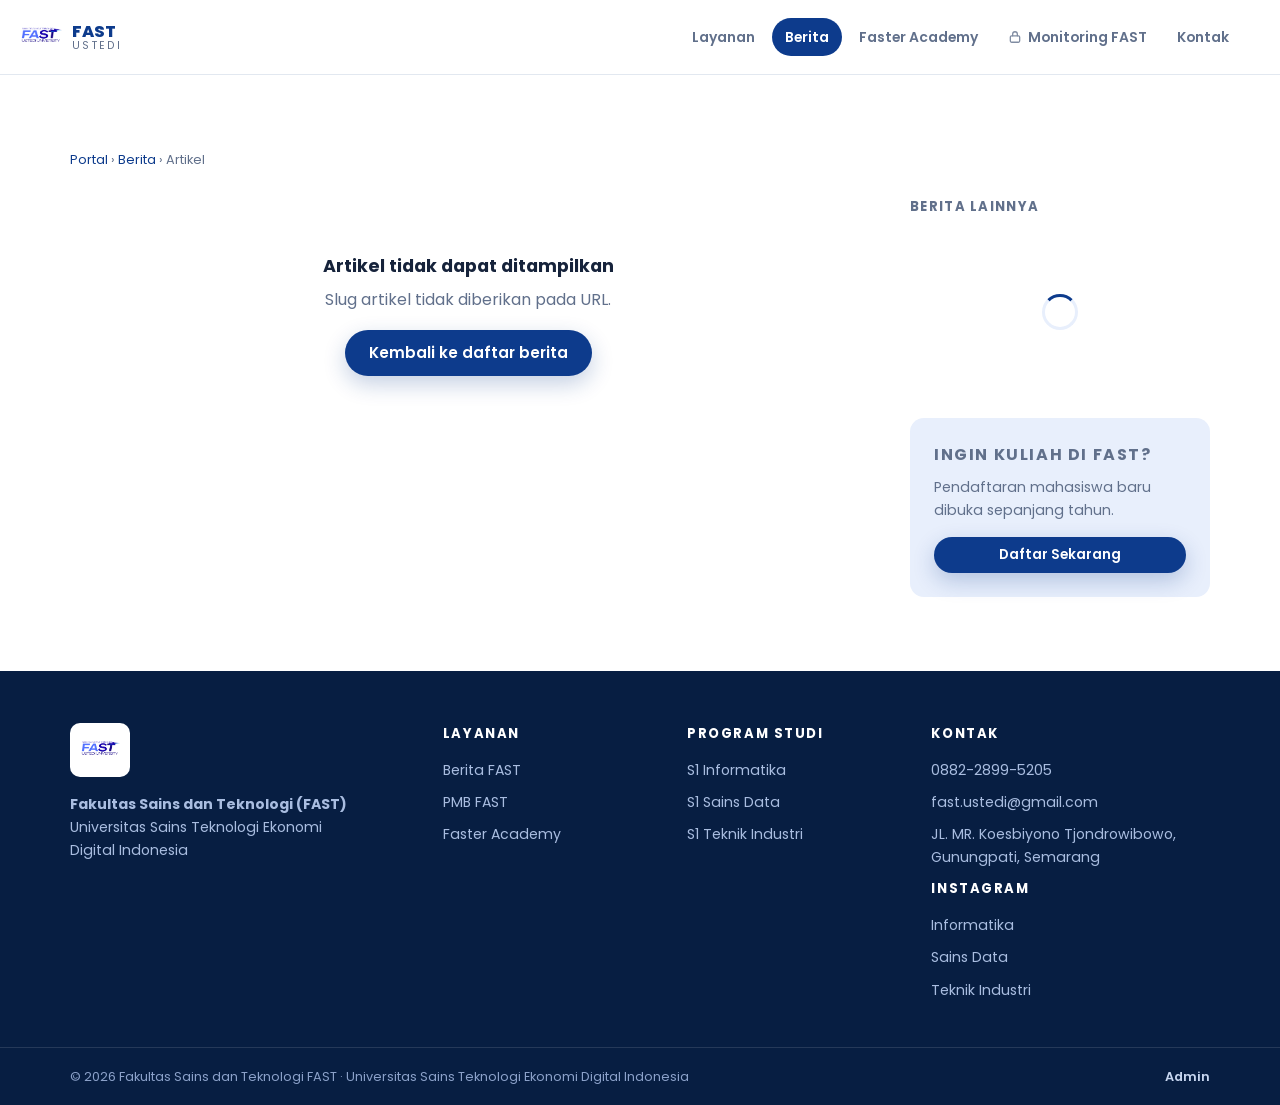
<file: blog/artikel.html>
<!DOCTYPE html>
<html lang="id">
<head>
  <meta charset="UTF-8" />
  <meta name="viewport" content="width=device-width, initial-scale=1.0" />
  <meta name="robots" content="noindex, follow" />
  <title>Berita FAST — Fakultas Sains dan Teknologi USTEDI</title>
  <link rel="canonical" href="https://fastustedi.web.id/berita/" />
  <script>
    /* Artikel blog lama kini tersedia di modul Berita. */
    location.replace("/berita/artikel.html" + location.search + location.hash);
  </script>
</head>
<body style="font-family:system-ui,sans-serif;padding:40px;text-align:center;color:#16233b">
  <p>Halaman ini telah dipindahkan ke <a href="/berita/">Berita FAST</a>.</p>
  <p>Anda akan dialihkan otomatis…</p>
</body>
</html>
</file>
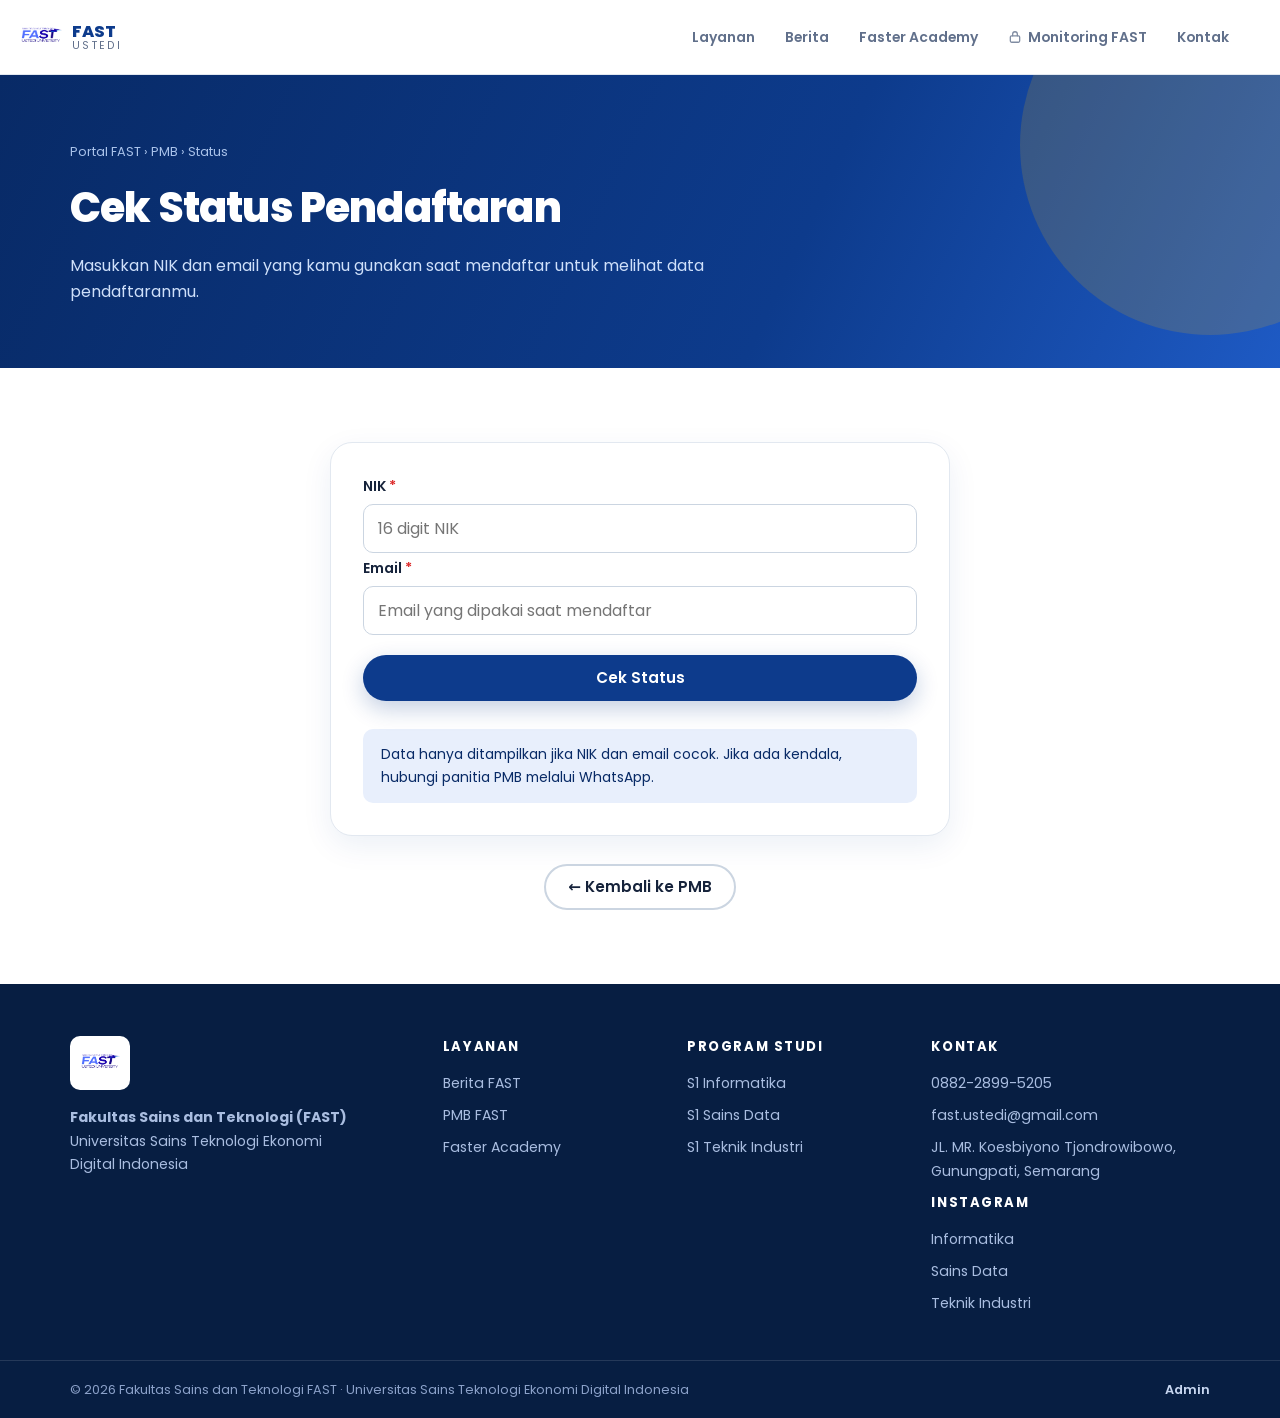
<file: pmb/status.html>
<!DOCTYPE html>
<html lang="id">
<head>
  <meta charset="UTF-8" />
  <meta name="viewport" content="width=device-width, initial-scale=1.0" />
  <meta name="description" content="Cek status pendaftaran mahasiswa baru FAST USTEDI menggunakan NIK dan email." />
  <meta name="theme-color" content="#0d3b8c" />
  <title>Cek Status Pendaftaran — PMB FAST USTEDI</title>
  <link rel="icon" href="/assets/img/logo-fast.png" />
  <link rel="preconnect" href="https://fonts.googleapis.com" />
  <link rel="preconnect" href="https://fonts.gstatic.com" crossorigin />
  <link href="https://fonts.googleapis.com/css2?family=Poppins:wght@400;500;600;700;800&display=swap" rel="stylesheet" />
  <link rel="stylesheet" href="/assets/css/fast.css?v=20261126c" />
  <link rel="stylesheet" href="/assets/css/berita.css?v=20261126c" />
  <link rel="stylesheet" href="/assets/css/pmb.css?v=20261126c" />
</head>
<body>

  <div id="fast-header"></div>

  <header class="kepala-halaman">
    <div class="wadah">
      <p class="jejak"><a href="/">Portal FAST</a> › <a href="/pmb/">PMB</a> › Status</p>
      <h1>Cek Status Pendaftaran</h1>
      <p>Masukkan NIK dan email yang kamu gunakan saat mendaftar untuk melihat data pendaftaranmu.</p>
    </div>
  </header>

  <main class="bagian">
    <div class="wadah">
      <div class="kartu-status">
        <div class="peringatan peringatan-info" id="statusPesan" hidden></div>
        <form id="statusForm" novalidate>
          <div class="form-grup">
            <label for="statusNik">NIK <span class="wajib">*</span></label>
            <input type="text" id="statusNik" inputmode="numeric" maxlength="16" placeholder="16 digit NIK" />
          </div>
          <div class="form-grup">
            <label for="statusEmail">Email <span class="wajib">*</span></label>
            <input type="email" id="statusEmail" placeholder="Email yang dipakai saat mendaftar" autocomplete="email" />
          </div>
          <button type="submit" class="btn btn-utama btn-blok mt-2">Cek Status</button>
        </form>
        <div id="statusHasil" class="mt-3"></div>
        <p class="catatan-aman mt-3" style="margin-bottom:0">
          <span>Data hanya ditampilkan jika NIK dan email cocok. Jika ada kendala, hubungi panitia PMB melalui WhatsApp.</span>
        </p>
      </div>
      <p class="tengah mt-3">
        <a href="/pmb/" class="btn btn-garis">← Kembali ke PMB</a>
      </p>
    </div>
  </main>

  <div id="fast-footer"></div>

  <script>window.FAST_BASE = "/";</script>
  <script>window.FAST_PAGE = { modul: "pmb", nav: [{ label: "PMB", href: "/pmb/" }, { label: "Status", href: "/pmb/status.html" }, { label: "Daftar", href: "/pmb/#formulir", khusus: true }] };</script>
  <script src="/assets/js/config.js?v=20261126c"></script>
  <script src="/assets/js/cms.js?v=20261126c"></script>
  <script src="/assets/js/data.js?v=20261126c"></script>
  <script src="/assets/js/auth.js?v=20261126c"></script>
  <script src="/assets/js/ui.js?v=20261126c"></script>
  <script src="/assets/js/monitoring.js?v=20261126c"></script>
  <script src="/assets/js/pmb.js?v=20261126c"></script>
</body>
</html>
</file>
<file: assets/css/fast.css>
/* =========================================================
   FAST USTEDI — Sistem Desain Bersama
   Dipakai oleh portal, berita, pmb, academy, dan admin.
   Urutan: token → dasar → tata letak → komponen → halaman.
   ========================================================= */

/* ---------------------------------------------------------
   1. TOKEN
   --------------------------------------------------------- */
:root {
  --utama: #0d3b8c;
  --utama-gelap: #082a66;
  --utama-terang: #e8effc;
  --aksen: #f5b301;
  --aksen-gelap: #d99a00;
  --hijau: #16a34a;
  --hijau-terang: #e8f7ee;
  --merah: #dc2626;
  --merah-terang: #fdecec;
  --biru-info: #2563eb;
  --bg: #ffffff;
  --bg-alt: #f4f7fc;
  --bg-gelap: #071e42;
  --kartu: #ffffff;
  --teks: #16233b;
  --teks-redup: #61708b;
  --garis: #e2e8f0;
  --garis-kuat: #cbd5e1;
  --radius: 14px;
  --radius-kecil: 10px;
  --radius-besar: 22px;
  --bayang: 0 10px 30px rgba(13, 59, 140, .08);
  --bayang-besar: 0 22px 54px rgba(13, 59, 140, .16);
  --font: "Poppins", system-ui, -apple-system, "Segoe UI", Roboto, sans-serif;
  --nav-tinggi: 74px;
  --transisi: .22s cubic-bezier(.4, 0, .2, 1);
  --wadah: 1180px;
}

/* ---------------------------------------------------------
   2. DASAR
   --------------------------------------------------------- */
* { margin: 0; padding: 0; box-sizing: border-box; }

html {
  scroll-behavior: smooth;
  scroll-padding-top: calc(var(--nav-tinggi) + 16px);
  -webkit-text-size-adjust: 100%;
}

body {
  font-family: var(--font);
  color: var(--teks);
  background: var(--bg);
  line-height: 1.65;
  -webkit-font-smoothing: antialiased;
  overflow-x: hidden;
}

body.fast-kunci { overflow: hidden; }

img { max-width: 100%; display: block; }
a { color: inherit; text-decoration: none; }
button { font-family: inherit; cursor: pointer; border: none; background: none; color: inherit; }
input, select, textarea { font-family: inherit; font-size: 1rem; color: inherit; }
ul, ol { list-style: none; }
code {
  font-family: ui-monospace, SFMono-Regular, Menlo, monospace;
  font-size: .86em;
  background: var(--utama-terang);
  color: var(--utama-gelap);
  padding: 2px 6px;
  border-radius: 5px;
}
hr { border: none; border-top: 1px solid var(--garis); margin: 22px 0; }
:focus-visible { outline: 3px solid rgba(245, 179, 1, .55); outline-offset: 2px; border-radius: 6px; }

/* ---------------------------------------------------------
   3. TATA LETAK
   --------------------------------------------------------- */
.wadah { width: 100%; max-width: var(--wadah); margin: 0 auto; padding: 0 20px; }
.wadah-sempit { max-width: 800px; }
.wadah-lebar { max-width: 1400px; }

.bagian { padding: 74px 0; }
.bagian-alt { background: var(--bg-alt); }
.bagian-gelap { background: var(--bg-gelap); color: #eaf1ff; }

.bagian-kepala { max-width: 720px; margin: 0 auto 42px; text-align: center; }
.bagian-label {
  display: inline-block; font-size: .76rem; font-weight: 700; letter-spacing: .14em;
  text-transform: uppercase; color: var(--utama); background: var(--utama-terang);
  padding: 6px 14px; border-radius: 999px; margin-bottom: 14px;
}
.bagian-judul { font-size: clamp(1.55rem, 3.4vw, 2.25rem); font-weight: 800; line-height: 1.25; letter-spacing: -.02em; }
.bagian-desk { color: var(--teks-redup); margin-top: 12px; font-size: 1.02rem; }
.bagian-gelap .bagian-judul { color: #fff; }
.bagian-gelap .bagian-desk { color: #a9bde0; }

.grid { display: grid; gap: 22px; }
.grid-2 { grid-template-columns: repeat(auto-fit, minmax(300px, 1fr)); }
.grid-3 { grid-template-columns: repeat(auto-fit, minmax(280px, 1fr)); }
.grid-4 { grid-template-columns: repeat(auto-fit, minmax(220px, 1fr)); }
.fleks { display: flex; gap: 14px; flex-wrap: wrap; align-items: center; }
.fleks-antara { display: flex; gap: 14px; flex-wrap: wrap; align-items: center; justify-content: space-between; }
.tengah { text-align: center; }
.sembunyi { display: none !important; }
.mt-1 { margin-top: 8px; } .mt-2 { margin-top: 16px; } .mt-3 { margin-top: 28px; }

/* ---------------------------------------------------------
   4. TOMBOL
   --------------------------------------------------------- */
.btn {
  display: inline-flex; align-items: center; justify-content: center; gap: 8px;
  padding: 12px 22px; border-radius: 999px; font-weight: 600; font-size: .95rem;
  transition: var(--transisi); white-space: nowrap; border: 2px solid transparent;
  line-height: 1.2;
}
.btn:disabled { opacity: .55; cursor: not-allowed; }
.btn-utama { background: var(--utama); color: #fff; box-shadow: 0 8px 22px rgba(13, 59, 140, .24); }
.btn-utama:hover:not(:disabled) { background: var(--utama-gelap); transform: translateY(-2px); }
.btn-aksen { background: var(--aksen); color: #3a2c00; box-shadow: 0 8px 22px rgba(245, 179, 1, .3); }
.btn-aksen:hover:not(:disabled) { background: var(--aksen-gelap); transform: translateY(-2px); }
.btn-hijau { background: var(--hijau); color: #fff; box-shadow: 0 8px 22px rgba(22, 163, 74, .26); }
.btn-hijau:hover:not(:disabled) { filter: brightness(.93); transform: translateY(-2px); }
.btn-garis { border-color: var(--garis-kuat); color: var(--teks); background: #fff; }
.btn-garis:hover:not(:disabled) { border-color: var(--utama); color: var(--utama); }
.btn-putih { background: #fff; color: var(--utama); }
.btn-putih:hover:not(:disabled) { background: #eef4ff; }
.btn-bahaya { background: var(--merah-terang); color: var(--merah); }
.btn-bahaya:hover:not(:disabled) { background: var(--merah); color: #fff; }
.btn-github { background: #24292f; color: #fff; width: 100%; }
.btn-github:hover:not(:disabled) { background: #0d1117; }
.btn-besar { padding: 15px 30px; font-size: 1.03rem; }
.btn-kecil { padding: 8px 16px; font-size: .85rem; }
.btn-mini { padding: 6px 12px; font-size: .78rem; border-radius: 8px; }
.btn-blok { width: 100%; }
.btn-ikon { width: 36px; height: 36px; padding: 0; border-radius: 9px; background: var(--bg-alt); }
.btn-ikon:hover { background: var(--utama-terang); color: var(--utama); }
.grup-btn { display: inline-flex; gap: 8px; align-items: center; }

/* ---------------------------------------------------------
   5. KARTU
   --------------------------------------------------------- */
.kartu {
  background: var(--kartu); border: 1px solid var(--garis); border-radius: var(--radius);
  padding: 24px; transition: var(--transisi);
}
.kartu-hover:hover { transform: translateY(-4px); box-shadow: var(--bayang-besar); border-color: var(--utama-terang); }
.kartu h3 { font-size: 1.1rem; font-weight: 700; margin-bottom: 8px; }
.kartu p { color: var(--teks-redup); font-size: .94rem; }

/* ---------------------------------------------------------
   6. LABEL / TAG / BADGE
   --------------------------------------------------------- */
.tag {
  display: inline-flex; align-items: center; gap: 6px; font-size: .74rem; font-weight: 600;
  padding: 4px 11px; border-radius: 999px; background: var(--utama-terang); color: var(--utama);
  text-transform: uppercase; letter-spacing: .05em;
}
.tag-hijau { background: var(--hijau-terang); color: var(--hijau); }
.tag-aksen { background: #fef4d8; color: #8a6400; }
.tag-merah { background: var(--merah-terang); color: var(--merah); }
.tag-abu { background: var(--bg-alt); color: var(--teks-redup); }
.tag-peran { display: inline-block; font-size: .68rem; font-weight: 700; padding: 3px 9px; border-radius: 999px; background: var(--utama-terang); color: var(--utama); margin: 2px 4px 0 0; text-transform: uppercase; letter-spacing: .04em; }

/* ---------------------------------------------------------
   7. FORMULIR
   --------------------------------------------------------- */
.form-baris { display: grid; gap: 16px; grid-template-columns: repeat(auto-fit, minmax(240px, 1fr)); }
.form-grup { display: flex; flex-direction: column; gap: 6px; margin-bottom: 4px; }
.form-grup label { font-weight: 600; font-size: .88rem; }
.form-grup .wajib { color: var(--merah); }
.form-grup input, .form-grup select, .form-grup textarea {
  padding: 11px 14px; border: 1.5px solid var(--garis-kuat); border-radius: var(--radius-kecil);
  background: #fff; transition: var(--transisi); width: 100%;
}
.form-grup input:focus, .form-grup select:focus, .form-grup textarea:focus {
  outline: none; border-color: var(--utama); box-shadow: 0 0 0 4px rgba(13, 59, 140, .1);
}
.form-grup textarea { resize: vertical; min-height: 96px; }
.form-grup .galat { color: var(--merah); font-size: .8rem; min-height: 1em; }
.form-grup.salah input, .form-grup.salah select, .form-grup.salah textarea { border-color: var(--merah); background: #fffafa; }
.form-petunjuk { font-size: .8rem; color: var(--teks-redup); }
fieldset { border: none; margin-bottom: 26px; }
legend {
  font-weight: 700; font-size: .95rem; color: var(--utama); margin-bottom: 16px;
  padding-bottom: 8px; border-bottom: 2px solid var(--utama-terang); width: 100%;
}
.radio-pil { display: inline-flex; align-items: center; gap: 8px; padding: 9px 16px; border: 1.5px solid var(--garis-kuat); border-radius: 999px; cursor: pointer; font-size: .9rem; transition: var(--transisi); }
.radio-pil:has(input:checked) { border-color: var(--utama); background: var(--utama-terang); font-weight: 600; }
.radio-pil input { accent-color: var(--utama); }
.kotak-centang { display: flex; gap: 10px; align-items: flex-start; font-size: .9rem; }
.kotak-centang input { width: auto; margin-top: 4px; accent-color: var(--utama); }

.peringatan { padding: 14px 18px; border-radius: var(--radius-kecil); font-size: .9rem; margin-bottom: 18px; border-left: 4px solid; }
.peringatan-galat { background: var(--merah-terang); color: #8a1c1c; border-color: var(--merah); }
.peringatan-sukses { background: var(--hijau-terang); color: #14663a; border-color: var(--hijau); }
.peringatan-info { background: var(--utama-terang); color: var(--utama-gelap); border-color: var(--utama); }
.peringatan-kuning { background: #fef7e3; color: #7a5a00; border-color: var(--aksen); }

/* ---------------------------------------------------------
   8. NAVIGASI BERSAMA
   --------------------------------------------------------- */
.fnav {
  position: sticky; top: 0; z-index: 900; background: rgba(255, 255, 255, .94);
  backdrop-filter: saturate(180%) blur(14px); border-bottom: 1px solid var(--garis);
  transition: var(--transisi);
}
.fnav.tergulir { box-shadow: 0 6px 22px rgba(13, 59, 140, .1); }
.fnav-inner { max-width: 1400px; margin: 0 auto; padding: 0 20px; height: var(--nav-tinggi); display: flex; align-items: center; gap: 18px; }
.fnav-brand { display: flex; align-items: center; gap: 10px; flex-shrink: 0; }
.fnav-brand img { height: 42px; width: auto; }
.fnav-brand-teks { display: flex; flex-direction: column; line-height: 1.05; }
.fnav-brand-teks strong { font-size: 1.02rem; font-weight: 800; color: var(--utama); letter-spacing: -.01em; }
.fnav-brand-teks small { font-size: .66rem; letter-spacing: .22em; color: var(--teks-redup); text-transform: uppercase; }
.fnav-menu { display: flex; align-items: center; gap: 4px; margin-left: auto; }
.fnav-layanan, .fnav-link {
  padding: 8px 13px; border-radius: 999px; font-size: .87rem; font-weight: 600;
  color: var(--teks-redup); transition: var(--transisi); white-space: nowrap;
}
.fnav-layanan:hover, .fnav-link:hover { background: var(--bg-alt); color: var(--utama); }
.fnav-layanan.aktif { background: var(--utama); color: #fff; }
.fnav-sep { width: 1px; height: 22px; background: var(--garis); margin: 0 6px; }
.fnav-khusus { background: var(--aksen); color: #3a2c00 !important; }
.fnav-khusus:hover { background: var(--aksen-gelap) !important; }
.fnav-monitoring { display: inline-flex; align-items: center; gap: 6px; }
.fnav-monitoring svg { flex-shrink: 0; opacity: .8; }
.fnav-monitoring.terbuka { color: var(--hijau); }
.fnav-monitoring.terbuka:hover { color: var(--hijau); background: var(--hijau-terang); }
.fnav-user { display: flex; align-items: center; gap: 10px; flex-shrink: 0; }
.fnav-toggle { display: none; flex-direction: column; gap: 5px; padding: 8px; margin-left: auto; }
.fnav-toggle span { width: 22px; height: 2.5px; background: var(--teks); border-radius: 2px; transition: var(--transisi); }
.fnav-toggle.aktif span:nth-child(1) { transform: translateY(7.5px) rotate(45deg); }
.fnav-toggle.aktif span:nth-child(2) { opacity: 0; }
.fnav-toggle.aktif span:nth-child(3) { transform: translateY(-7.5px) rotate(-45deg); }

/* Akun */
.fnav-akun { position: relative; }
.fnav-akun-tombol { display: flex; align-items: center; gap: 8px; padding: 5px 12px 5px 5px; border: 1.5px solid var(--garis); border-radius: 999px; background: #fff; transition: var(--transisi); }
.fnav-akun-tombol:hover { border-color: var(--utama); }
.fnav-ava { width: 30px; height: 30px; border-radius: 50%; overflow: hidden; display: grid; place-items: center; background: var(--utama-terang); }
.fnav-ava img { width: 100%; height: 100%; object-fit: cover; }
.fnav-ava-huruf { font-weight: 700; color: var(--utama); font-size: .9rem; }
.fnav-akun-nama { font-size: .84rem; font-weight: 600; }
.fnav-karet { font-size: .7rem; color: var(--teks-redup); }
.fnav-drop {
  position: absolute; right: 0; top: calc(100% + 10px); min-width: 250px; background: #fff;
  border: 1px solid var(--garis); border-radius: var(--radius); box-shadow: var(--bayang-besar);
  padding: 8px; z-index: 950;
}
.fnav-drop-kepala { padding: 10px 12px 12px; border-bottom: 1px solid var(--garis); margin-bottom: 6px; }
.fnav-drop-kepala strong { display: block; font-size: .9rem; }
.fnav-drop-kepala small { color: var(--teks-redup); font-size: .78rem; word-break: break-all; }
.fnav-drop-item { display: block; width: 100%; text-align: left; padding: 9px 12px; border-radius: 8px; font-size: .87rem; font-weight: 500; transition: var(--transisi); }
.fnav-drop-item:hover { background: var(--bg-alt); color: var(--utama); }
.fnav-drop-keluar { color: var(--merah); }
.fnav-drop-keluar:hover { background: var(--merah-terang); color: var(--merah); }

/* ---------------------------------------------------------
   9. FOOTER
   --------------------------------------------------------- */
.ffoot { background: var(--bg-gelap); color: #c7d6f0; margin-top: auto; }
.ffoot-grid { display: grid; gap: 30px; grid-template-columns: 1.6fr 1fr 1fr 1.3fr; padding-top: 52px; padding-bottom: 36px; }
.ffoot-kolom h4 { color: #fff; font-size: .82rem; text-transform: uppercase; letter-spacing: .12em; margin-bottom: 14px; }
.ffoot-kolom p, .ffoot-kolom a { display: block; font-size: .88rem; margin-bottom: 9px; color: #a9bde0; transition: var(--transisi); }
.ffoot-kolom a:hover { color: var(--aksen); }
.ffoot-merek p { color: #a9bde0; font-size: .88rem; max-width: 300px; }
.ffoot-logo { height: 54px; width: auto; margin-bottom: 16px; background: #fff; padding: 7px 10px; border-radius: 10px; }
.ffoot-bawah { border-top: 1px solid rgba(255, 255, 255, .12); padding: 18px 0; }
.ffoot-bawah .wadah { display: flex; justify-content: space-between; gap: 12px; flex-wrap: wrap; }
.ffoot-bawah p { font-size: .8rem; color: #8ba1c9; }
.ffoot-sso a { color: var(--aksen); }
.ffoot-admin { color: #c7d6f0 !important; font-weight: 600; }
.ffoot-admin:hover { color: var(--aksen) !important; }

/* ---------------------------------------------------------
   10. MODAL & TOAST
   --------------------------------------------------------- */
.fmodal { position: fixed; inset: 0; z-index: 1000; display: grid; place-items: center; padding: 18px; }
.fmodal[hidden] { display: none; }
.fmodal-latar { position: absolute; inset: 0; background: rgba(7, 30, 66, .62); backdrop-filter: blur(3px); }
.fmodal-kotak {
  position: relative; width: 100%; max-width: 430px; background: #fff; border-radius: var(--radius-besar);
  padding: 32px 28px 26px; box-shadow: var(--bayang-besar); animation: fastNaik .3s ease;
  max-height: 92vh; overflow-y: auto;
}
.fmodal-lebar { max-width: 760px; }
@keyframes fastNaik { from { opacity: 0; transform: translateY(22px) scale(.97); } to { opacity: 1; transform: none; } }
.fmodal-tutup { position: absolute; top: 14px; right: 16px; font-size: 1.05rem; color: var(--teks-redup); width: 32px; height: 32px; border-radius: 50%; transition: var(--transisi); }
.fmodal-tutup:hover { background: var(--bg-alt); color: var(--merah); }
.fmodal-kepala { text-align: center; margin-bottom: 24px; }
.fmodal-kepala img { height: 56px; margin: 0 auto 14px; }
.fmodal-kepala h2 { font-size: 1.28rem; font-weight: 800; }
.fmodal-kepala p { color: var(--teks-redup); font-size: .88rem; margin-top: 6px; }
.sso-tombol { display: flex; flex-direction: column; gap: 12px; align-items: center; }
.sso-tombol > div { width: 100%; display: flex; justify-content: center; }
.sso-pemisah { display: flex; align-items: center; gap: 12px; margin: 20px 0; color: var(--teks-redup); font-size: .78rem; }
.sso-pemisah::before, .sso-pemisah::after { content: ""; flex: 1; height: 1px; background: var(--garis); }
.sso-demo label { font-size: .82rem; font-weight: 600; }
.sso-demo-baris { display: flex; gap: 8px; margin: 8px 0; }
.sso-demo-baris input { flex: 1; padding: 10px 13px; border: 1.5px solid var(--garis-kuat); border-radius: var(--radius-kecil); }
.sso-demo small { color: var(--teks-redup); font-size: .75rem; line-height: 1.7; }
.sso-catatan { margin-top: 18px; font-size: .78rem; color: var(--teks-redup); text-align: center; }
.sso-catatan a { color: var(--utama); font-weight: 600; }
.sso-belum { font-size: .78rem; color: var(--teks-redup); background: var(--bg-alt); padding: 10px; border-radius: 8px; text-align: center; }

/* Gerbang Monitoring FAST */
.mon-ikon {
  width: 58px; height: 58px; margin: 0 auto 14px; border-radius: 50%;
  display: grid; place-items: center; background: var(--utama-terang); color: var(--utama);
}
.mon-ikon svg { width: 26px; height: 26px; }
.mon-field { margin-bottom: 16px; }
.mon-field label { display: block; font-weight: 600; font-size: .86rem; margin-bottom: 6px; }
.mon-field input {
  width: 100%; padding: 12px 14px; border: 1.5px solid var(--garis-kuat);
  border-radius: var(--radius-kecil); background: #fff;
}
.mon-field input:focus {
  outline: none; border-color: var(--utama); box-shadow: 0 0 0 4px rgba(13, 59, 140, .1);
}
.mon-pass { position: relative; }
.mon-pass input { padding-right: 50px; }
.mon-pass button {
  position: absolute; right: 6px; top: 35px; width: 38px; height: 38px;
  border-radius: 8px; display: grid; place-items: center; color: var(--teks-redup);
}
.mon-pass button:hover { background: var(--bg-alt); color: var(--utama); }
.mon-pesan {
  padding: 11px 14px; border-radius: 9px; font-size: .84rem; margin-bottom: 16px;
  border-left: 4px solid var(--merah); background: var(--merah-terang); color: #8a1c1c;
}
.mon-pesan.info { border-color: var(--utama); background: var(--utama-terang); color: var(--utama-gelap); }
.btn-blok { width: 100%; }
.mon-sukses { text-align: center; }
.mon-sukses p { color: var(--teks-redup); font-size: .9rem; margin-bottom: 16px; }
.mon-catatan {
  margin-top: 18px; font-size: .76rem; color: var(--teks-redup);
  text-align: center; line-height: 1.6;
}

.fast-toasts { position: fixed; bottom: 22px; right: 22px; z-index: 1200; display: flex; flex-direction: column; gap: 10px; max-width: 340px; }
.fast-toast {
  padding: 13px 18px; border-radius: var(--radius-kecil); background: #fff; border-left: 4px solid var(--utama);
  box-shadow: var(--bayang-besar); font-size: .88rem; font-weight: 500; opacity: 0; transform: translateX(24px);
  transition: var(--transisi);
}
.fast-toast.tampil { opacity: 1; transform: none; }
.fast-toast-sukses { border-color: var(--hijau); }
.fast-toast-galat { border-color: var(--merah); }
.fast-toast-info { border-color: var(--utama); }

/* ---------------------------------------------------------
   11. TABEL
   --------------------------------------------------------- */
.tabel-bungkus { overflow-x: auto; border: 1px solid var(--garis); border-radius: var(--radius); background: #fff; }
table.tabel { width: 100%; border-collapse: collapse; font-size: .87rem; min-width: 620px; }
table.tabel th { background: var(--bg-alt); text-align: left; padding: 13px 15px; font-weight: 700; font-size: .78rem; text-transform: uppercase; letter-spacing: .05em; color: var(--teks-redup); white-space: nowrap; }
table.tabel td { padding: 13px 15px; border-top: 1px solid var(--garis); vertical-align: middle; }
table.tabel tbody tr:hover { background: #fafcff; }

/* ---------------------------------------------------------
   12. KEADAAN KOSONG / MUAT
   --------------------------------------------------------- */
.pemuat { display: grid; place-items: center; padding: 60px 20px; color: var(--teks-redup); gap: 14px; }
.pemuat-lingkar { width: 36px; height: 36px; border: 3px solid var(--utama-terang); border-top-color: var(--utama); border-radius: 50%; animation: fastPusing .8s linear infinite; }
@keyframes fastPusing { to { transform: rotate(360deg); } }
.kosong { text-align: center; padding: 56px 24px; color: var(--teks-redup); }
.kosong h3 { color: var(--teks); font-size: 1.1rem; margin-bottom: 6px; }

/* ---------------------------------------------------------
   13. RANGKA / SKELETON
   --------------------------------------------------------- */
.rangka { background: linear-gradient(90deg, #eef2f8 25%, #f7f9fd 50%, #eef2f8 75%); background-size: 200% 100%; animation: fastKilau 1.3s infinite; border-radius: 8px; }
@keyframes fastKilau { from { background-position: 200% 0; } to { background-position: -200% 0; } }

/* ---------------------------------------------------------
   14. RESPONSIF
   --------------------------------------------------------- */
@media (max-width: 1080px) {
  .ffoot-grid { grid-template-columns: 1fr 1fr; }
}
@media (max-width: 900px) {
  .fnav-menu {
    position: fixed; inset: var(--nav-tinggi) 0 auto 0; flex-direction: column; align-items: stretch;
    background: #fff; padding: 16px 20px 26px; gap: 4px; border-bottom: 1px solid var(--garis);
    box-shadow: var(--bayang-besar); transform: translateY(-130%); transition: var(--transisi);
    max-height: calc(100vh - var(--nav-tinggi)); overflow-y: auto; margin-left: 0;
  }
  .fnav-menu.buka { transform: none; }
  .fnav-layanan, .fnav-link { padding: 12px 14px; border-radius: var(--radius-kecil); font-size: .95rem; }
  .fnav-sep { width: 100%; height: 1px; margin: 8px 0; }
  .fnav-toggle { display: flex; }
  .fnav-user { order: 3; }
  .fnav-akun-nama { display: none; }
  .bagian { padding: 56px 0; }
}
@media (max-width: 620px) {
  .ffoot-grid { grid-template-columns: 1fr; gap: 26px; }
  .fast-toasts { left: 14px; right: 14px; bottom: 14px; max-width: none; }
  .btn { padding: 11px 18px; }
  .kartu { padding: 20px; }
}

@media print {
  .fnav, .ffoot, .fast-toasts { display: none !important; }
}
</file>
<file: assets/css/portal.css>
/* =========================================================
   Portal FAST USTEDI — gaya khusus halaman depan
   ========================================================= */

/* ----- Bilah pengumuman ----- */
.pengumuman { background: var(--utama-gelap); color: #fff; }
.pengumuman[hidden] { display: none; }
.pengumuman-inner { display: flex; align-items: center; gap: 14px; padding-top: 11px; padding-bottom: 11px; flex-wrap: wrap; }
.pengumuman p { flex: 1; font-size: .88rem; min-width: 200px; }
.pengumuman .btn { flex-shrink: 0; }

/* ----- Hero ----- */
.hero { position: relative; min-height: 540px; display: grid; align-items: center; overflow: hidden; }
.hero-bg {
  position: absolute; inset: 0;
  background: url("../../assets/img/gedung-usted.jpeg") center/cover no-repeat;
  transform: scale(1.04);
}
.hero-tirai {
  position: absolute; inset: 0;
  background: linear-gradient(105deg, rgba(7, 30, 66, .95) 0%, rgba(13, 59, 140, .87) 48%, rgba(13, 59, 140, .55) 100%);
}
.hero-isi { position: relative; padding-top: 82px; padding-bottom: 82px; color: #fff; max-width: 800px; }
.hero-label { font-size: .78rem; letter-spacing: .2em; text-transform: uppercase; color: var(--aksen); font-weight: 700; margin-bottom: 16px; }
.hero h1 { font-size: clamp(2rem, 5.2vw, 3.5rem); font-weight: 800; line-height: 1.1; letter-spacing: -.025em; margin-bottom: 18px; }
.hero h1 span { color: var(--aksen); }
.hero-sub { font-size: clamp(1rem, 1.9vw, 1.14rem); color: #d5e2f8; max-width: 620px; margin-bottom: 30px; }
.hero-sub strong { color: #fff; }
.hero-aksi { display: flex; gap: 14px; flex-wrap: wrap; margin-bottom: 20px; }

/* ----- Kartu layanan ----- */
.kartu-layanan { position: relative; overflow: hidden; padding: 28px 24px; border-radius: var(--radius-besar); border: 1px solid var(--garis); background: #fff; display: flex; flex-direction: column; transition: var(--transisi); }
.kartu-layanan::before { content: ""; position: absolute; inset: 0 0 auto 0; height: 5px; background: var(--warna, var(--utama)); }
.kartu-layanan:hover { transform: translateY(-6px); box-shadow: var(--bayang-besar); border-color: transparent; }
.kartu-layanan h3 { font-size: 1.2rem; font-weight: 800; margin-bottom: 8px; }
.kartu-layanan p { color: var(--teks-redup); font-size: .93rem; flex: 1; margin-bottom: 18px; }
.kl-tautan { font-weight: 700; font-size: .9rem; color: var(--warna, var(--utama)); display: inline-flex; align-items: center; gap: 6px; }
.kartu-layanan:hover .kl-tautan { gap: 11px; }

/* ----- Statistik ----- */
.stat-kartu { background: #fff; border: 1px solid var(--garis); border-radius: var(--radius); padding: 24px; text-align: center; }
.stat-nilai { font-size: 1.8rem; font-weight: 800; color: var(--utama); line-height: 1.1; }
.stat-label { font-size: .82rem; color: var(--teks-redup); margin-top: 5px; text-transform: uppercase; letter-spacing: .07em; }

/* ----- Kartu berita ----- */
.berita-kartu { background: #fff; border: 1px solid var(--garis); border-radius: var(--radius); overflow: hidden; display: flex; flex-direction: column; transition: var(--transisi); }
.berita-kartu:hover { transform: translateY(-5px); box-shadow: var(--bayang-besar); }
.berita-sampul { height: 168px; background: linear-gradient(135deg, var(--utama) 0%, var(--utama-gelap) 100%); display: grid; place-items: center; font-size: 2.4rem; color: #fff; flex-shrink: 0; }
.berita-isi { padding: 20px; display: flex; flex-direction: column; flex: 1; }
.berita-meta { display: flex; gap: 10px; align-items: center; font-size: .76rem; color: var(--teks-redup); margin-bottom: 10px; flex-wrap: wrap; }
.berita-kartu h3 { font-size: 1.05rem; font-weight: 700; line-height: 1.35; margin-bottom: 9px; }
.berita-kartu:hover h3 { color: var(--utama); }
.berita-ringkas { color: var(--teks-redup); font-size: .88rem; flex: 1; }

/* ----- Kartu kelas academy ----- */
.kelas-kartu { background: #fff; border: 1px solid var(--garis); border-radius: var(--radius); padding: 22px; display: flex; flex-direction: column; transition: var(--transisi); }
.kelas-kartu:hover { transform: translateY(-5px); box-shadow: var(--bayang-besar); }
.kelas-atas { display: flex; justify-content: space-between; align-items: flex-start; gap: 12px; margin-bottom: 12px; }
.kelas-kartu h3 { font-size: 1.03rem; font-weight: 700; line-height: 1.35; margin-bottom: 8px; }
.kelas-rinci { display: flex; flex-wrap: wrap; gap: 8px 16px; font-size: .82rem; color: var(--teks-redup); margin: 12px 0 16px; }
.kelas-rinci span { display: inline-flex; align-items: center; gap: 5px; }
.kelas-kaki { margin-top: auto; display: flex; justify-content: space-between; align-items: center; gap: 12px; padding-top: 14px; border-top: 1px solid var(--garis); flex-wrap: wrap; }
.kelas-biaya { font-weight: 800; color: var(--hijau); font-size: 1.05rem; }

/* ----- Kontak ----- */
.kontak-kartu { background: #fff; border: 1px solid var(--garis); border-radius: var(--radius); padding: 26px; text-align: center; transition: var(--transisi); }
.kontak-kartu:hover { transform: translateY(-4px); box-shadow: var(--bayang); }
.kontak-kartu h3 { font-size: 1.02rem; margin-bottom: 6px; }
.kontak-kartu p { color: var(--teks-redup); font-size: .9rem; }
.kontak-kartu small { color: var(--utama); font-size: .8rem; display: block; margin-top: 8px; font-weight: 600; }

@media (max-width: 620px) {
  .hero { min-height: 470px; }
  .hero-isi { padding-top: 60px; padding-bottom: 60px; }
  .hero-aksi .btn { flex: 1; }
}
</file>
<file: assets/css/berita.css>
/* =========================================================
   Berita FAST USTEDI — gaya khusus
   ========================================================= */

/* ----- Kepala halaman ----- */
.kepala-halaman {
  position: relative; background: linear-gradient(115deg, var(--utama-gelap) 0%, var(--utama) 62%, #1e5ac4 100%);
  color: #fff; padding: 56px 0 62px; overflow: hidden;
}
.kepala-halaman::after {
  content: ""; position: absolute; right: -120px; top: -120px; width: 380px; height: 380px;
  border-radius: 50%; background: rgba(245, 179, 1, .16);
}
.kepala-halaman .wadah { position: relative; z-index: 1; }
.kepala-halaman h1 { font-size: clamp(1.7rem, 4vw, 2.6rem); font-weight: 800; letter-spacing: -.02em; }
.kepala-halaman p { color: #cfe0fa; margin-top: 10px; max-width: 640px; }
.kepala-halaman .jejak { font-size: .8rem; color: #a9c2ea; margin-bottom: 12px; }
.kepala-halaman .jejak a:hover { color: var(--aksen); }

/* ----- Bilah alat (cari & filter) ----- */
.bilah-alat { background: #fff; border-bottom: 1px solid var(--garis); }
.bilah-alat-inner { display: flex; gap: 14px; align-items: center; padding: 14px 20px; flex-wrap: wrap; }
.pencarian { position: relative; flex: 1; min-width: 220px; }
.pencarian input {
  width: 100%; padding: 11px 14px 11px 40px; border: 1.5px solid var(--garis-kuat);
  border-radius: 999px; background: #fff;
}
.pencarian input:focus { outline: none; border-color: var(--utama); box-shadow: 0 0 0 4px rgba(13, 59, 140, .1); }
.pencarian::before {
  content: ""; position: absolute; left: 15px; top: 50%; transform: translateY(-50%);
  width: 16px; height: 16px; opacity: .55;
  background: url("data:image/svg+xml,%3Csvg xmlns='http://www.w3.org/2000/svg' viewBox='0 0 24 24' fill='none' stroke='%23697a90' stroke-width='2' stroke-linecap='round'%3E%3Ccircle cx='11' cy='11' r='7'/%3E%3Cpath d='m20 20-3.5-3.5'/%3E%3C/svg%3E") center/contain no-repeat;
}
.pil-filter { display: flex; gap: 8px; flex-wrap: wrap; }
.pil-filter button {
  padding: 8px 15px; border-radius: 999px; font-size: .82rem; font-weight: 600;
  background: var(--bg-alt); color: var(--teks-redup); transition: var(--transisi); border: 1.5px solid transparent;
}
.pil-filter button:hover { color: var(--utama); }
.pil-filter button.aktif { background: var(--utama); color: #fff; }

/* ----- Daftar berita ----- */
.berita-grid { display: grid; gap: 24px; grid-template-columns: repeat(auto-fill, minmax(300px, 1fr)); }
.berita-utama {
  grid-column: 1 / -1; display: grid; grid-template-columns: 1.15fr 1fr; gap: 0;
  border: 1px solid var(--garis); border-radius: var(--radius-besar); overflow: hidden; background: #fff;
  transition: var(--transisi);
}
.berita-utama:hover { box-shadow: var(--bayang-besar); }
.berita-utama .bu-sampul { min-height: 290px; background: linear-gradient(135deg, #0d3b8c, #1e5ac4 55%, #082a66); display: grid; place-items: center; color: #fff; font-size: 4rem; }
.berita-utama .bu-isi { padding: 34px 32px; display: flex; flex-direction: column; justify-content: center; }
.berita-utama h2 { font-size: clamp(1.25rem, 2.6vw, 1.7rem); font-weight: 800; line-height: 1.28; margin: 12px 0; letter-spacing: -.015em; }
.berita-utama:hover h2 { color: var(--utama); }

/* ----- Kartu artikel (dipakai Berita, Blog, dan Beranda) ----- */
.berita-kartu {
  background: #fff; border: 1px solid var(--garis); border-radius: var(--radius);
  overflow: hidden; display: flex; flex-direction: column; transition: var(--transisi);
}
.berita-kartu:hover { transform: translateY(-5px); box-shadow: var(--bayang-besar); }
.berita-sampul {
  height: 168px; background: linear-gradient(135deg, var(--utama) 0%, var(--utama-gelap) 100%);
  display: grid; place-items: center; font-size: 2.4rem; color: #fff; flex-shrink: 0;
}
.berita-isi { padding: 20px; display: flex; flex-direction: column; flex: 1; }
.berita-meta { display: flex; gap: 10px; align-items: center; font-size: .76rem; color: var(--teks-redup); margin-bottom: 10px; flex-wrap: wrap; }
.berita-kartu h3 { font-size: 1.05rem; font-weight: 700; line-height: 1.35; margin-bottom: 9px; }
.berita-kartu:hover h3 { color: var(--utama); }
.berita-ringkas { color: var(--teks-redup); font-size: .88rem; flex: 1; }

/* Tombol muat artikel berikutnya */
.muat-bungkus { display: flex; justify-content: center; margin-top: 32px; }
.muat-bungkus .btn { min-width: 240px; }
.muat-bungkus[hidden] { display: none; }
.muat-info { text-align: center; color: var(--teks-redup); font-size: .78rem; margin-top: 10px; }

/* Animasi lembut untuk kartu yang baru dimuat */
.berita-kartu.baru { animation: kartuMasuk .38s ease both; }
@keyframes kartuMasuk {
  from { opacity: 0; transform: translateY(12px); }
  to { opacity: 1; transform: none; }
}
@media (prefers-reduced-motion: reduce) {
  .berita-kartu.baru { animation: none; }
}

/* ----- Artikel ----- */
.artikel-sampul { height: 320px; background: linear-gradient(135deg, var(--utama), var(--utama-gelap)); display: grid; place-items: center; color: #fff; font-size: 4rem; border-radius: var(--radius-besar); margin-bottom: 32px; }
.artikel-judul { font-size: clamp(1.6rem, 4vw, 2.4rem); font-weight: 800; line-height: 1.22; letter-spacing: -.025em; margin: 14px 0 18px; }
.artikel-meta { display: flex; gap: 16px; flex-wrap: wrap; align-items: center; color: var(--teks-redup); font-size: .86rem; padding-bottom: 22px; border-bottom: 1px solid var(--garis); margin-bottom: 28px; }
.artikel-meta .penulis { display: flex; align-items: center; gap: 8px; font-weight: 600; color: var(--teks); }
.artikel-isi { font-size: 1.03rem; line-height: 1.85; color: #253449; }
.artikel-isi h1, .artikel-isi h2, .artikel-isi h3 { color: var(--teks); line-height: 1.35; margin: 32px 0 12px; letter-spacing: -.015em; }
.artikel-isi h1 { font-size: 1.55rem; }
.artikel-isi h2 { font-size: 1.3rem; }
.artikel-isi h3 { font-size: 1.1rem; }
.artikel-isi p { margin-bottom: 16px; }
.artikel-isi ul, .artikel-isi ol { margin: 0 0 18px 22px; }
.artikel-isi ul { list-style: disc; }
.artikel-isi ol { list-style: decimal; }
.artikel-isi li { margin-bottom: 8px; }
.artikel-isi blockquote {
  border-left: 4px solid var(--aksen); background: var(--bg-alt); padding: 16px 20px;
  border-radius: 0 var(--radius-kecil) var(--radius-kecil) 0; margin: 22px 0; font-style: italic;
}
.artikel-isi blockquote p { margin: 0; }
.artikel-isi a { color: var(--utama); font-weight: 600; text-decoration: underline; }
.artikel-isi img { border-radius: var(--radius); margin: 20px 0; }
.artikel-isi hr { margin: 30px 0; }

.berbagi { display: flex; gap: 10px; align-items: center; flex-wrap: wrap; margin-top: 36px; padding-top: 24px; border-top: 1px solid var(--garis); }
.berbagi span { font-size: .84rem; font-weight: 600; color: var(--teks-redup); }

.artikel-samping { position: sticky; top: calc(var(--nav-tinggi) + 24px); }
.artikel-samping h3 { font-size: .82rem; text-transform: uppercase; letter-spacing: .1em; color: var(--teks-redup); margin-bottom: 16px; }
.mini-berita { display: flex; gap: 12px; padding: 12px 0; border-top: 1px solid var(--garis); transition: var(--transisi); }
.mini-berita:first-of-type { border-top: none; }
.mini-berita:hover { padding-left: 6px; }
.mini-berita:hover strong { color: var(--utama); }
.mini-berita strong { font-size: .9rem; font-weight: 600; line-height: 1.4; display: block; }
.mini-berita small { color: var(--teks-redup); font-size: .76rem; }
.mini-no { width: 30px; height: 30px; flex-shrink: 0; display: grid; place-items: center; background: var(--utama-terang); color: var(--utama); border-radius: 8px; font-weight: 700; font-size: .82rem; }

.tata-artikel { display: grid; grid-template-columns: minmax(0, 1fr) 300px; gap: 44px; align-items: start; }

@media (max-width: 900px) {
  .berita-utama { grid-template-columns: 1fr; }
  .berita-utama .bu-sampul { min-height: 190px; }
  .tata-artikel { grid-template-columns: 1fr; }
  .artikel-samping { position: static; }
}

/* ----- Indikator realtime ----- */
.live-status {
  display: inline-flex;
  align-items: center;
  gap: 7px;
  padding: 7px 12px;
  border-radius: 999px;
  background: #e9f9ef;
  color: #16803c;
  font-size: .72rem;
  font-weight: 700;
  white-space: nowrap;
  letter-spacing: .01em;
}
.live-status[hidden] { display: none; }
.live-dot {
  width: 7px; height: 7px; border-radius: 50%;
  background: #16a34a;
  animation: livePulse 1.9s ease-out infinite;
}
@keyframes livePulse {
  0% { box-shadow: 0 0 0 0 rgba(22, 163, 74, .55); }
  70% { box-shadow: 0 0 0 7px rgba(22, 163, 74, 0); }
  100% { box-shadow: 0 0 0 0 rgba(22, 163, 74, 0); }
}
.live-pil {
  display: inline-flex;
  align-items: center;
  gap: 6px;
  font-size: .72rem;
  font-weight: 700;
  color: #16803c;
  background: #e9f9ef;
  padding: 3px 9px;
  border-radius: 999px;
}
.live-pil i { width: 6px; height: 6px; border-radius: 50%; background: #16a34a; }
@media (prefers-reduced-motion: reduce) {
  .live-dot { animation: none; }
}
</file>
<file: assets/css/academy.css>
/* =========================================================
   FAST Academy — gaya khusus
   ========================================================= */
.academy-kepala {
  background: linear-gradient(115deg, #063e22 0%, #16a34a 60%, #0f7a37 100%);
}
.academy-kepala::after { background: rgba(245, 179, 1, .2); }

.kelas-grid {
  display: grid;
  gap: 22px;
  grid-template-columns: repeat(auto-fill, minmax(300px, 1fr));
}
.kelas-grid .kelas-kartu { height: 100%; }

.academy-kepala + .bilah-alat .pil-filter button.aktif { background: var(--hijau); }

/* Detail kelas */
.kelas-detail-judul { font-size: clamp(1.6rem, 4vw, 2.4rem); font-weight: 800; line-height: 1.22; letter-spacing: -.025em; margin: 14px 0 12px; }
.kelas-detail-ringkas { color: var(--teks-redup); font-size: 1.02rem; margin-bottom: 20px; }
.kelas-info-grid {
  display: grid;
  gap: 12px;
  grid-template-columns: repeat(auto-fit, minmax(180px, 1fr));
  margin: 22px 0;
}
.kelas-info {
  background: var(--bg-alt);
  border: 1px solid var(--garis);
  border-radius: var(--radius-kecil);
  padding: 14px 16px;
}
.kelas-info small { display: block; color: var(--teks-redup); font-size: .72rem; text-transform: uppercase; letter-spacing: .06em; }
.kelas-info strong { display: block; font-size: .94rem; margin-top: 4px; }
.kelas-detail-isi h2 { font-size: 1.2rem; margin: 26px 0 10px; }
.kelas-detail-isi ul { list-style: disc; margin: 0 0 18px 22px; }
.kelas-detail-isi li { margin-bottom: 7px; }
.kelas-detail-isi ol { list-style: decimal; margin: 0 0 18px 22px; }
.kelas-detail-isi p { margin-bottom: 14px; color: #253449; }
.kelas-detail-aksi { display: flex; gap: 10px; flex-wrap: wrap; margin-top: 26px; padding-top: 20px; border-top: 1px solid var(--garis); }
</file>
<file: assets/css/admin.css>
/* =========================================================
   Panel Admin FAST USTEDI — admin.css
   Tampilan minimalis, rapi, dan ramah pengguna.
   ========================================================= */

.admin-body {
  background: #f4f7fc;
  min-height: 100vh;
  -webkit-font-smoothing: antialiased;
}

/* ---------------- Login ---------------- */
.admin-login-wrap {
  min-height: 100vh;
  display: grid;
  place-items: center;
  padding: 24px;
  background:
    radial-gradient(circle at 12% 12%, rgba(245, 179, 1, .16), transparent 30%),
    radial-gradient(circle at 88% 84%, rgba(8, 145, 178, .24), transparent 34%),
    linear-gradient(135deg, #071e42 0%, #0d3b8c 58%, #082a66 100%);
}
.admin-login-wrap[hidden] { display: none !important; }
.admin-login-kartu {
  width: 100%;
  max-width: 420px;
  background: #fff;
  border-radius: 24px;
  padding: 38px 34px 30px;
  box-shadow: 0 34px 90px rgba(3, 12, 32, .42);
  position: relative;
  overflow: hidden;
}
.admin-login-kartu::before {
  content: "";
  position: absolute;
  inset: 0 0 auto 0;
  height: 5px;
  background: linear-gradient(90deg, var(--utama), #1e5ac4 55%, var(--aksen));
}
.admin-login-merek {
  display: flex;
  align-items: center;
  gap: 12px;
  margin-bottom: 26px;
}
.admin-login-merek img {
  height: 52px;
  width: auto;
  background: #fff;
  border: 1px solid var(--garis);
  border-radius: 14px;
  padding: 5px 8px;
}
.admin-login-merek strong { display: block; font-size: 1.05rem; color: var(--utama); letter-spacing: -.01em; }
.admin-login-merek small { color: var(--teks-redup); font-size: .7rem; letter-spacing: .1em; text-transform: uppercase; }
.admin-login-kartu h1 { font-size: 1.5rem; font-weight: 800; letter-spacing: -.02em; margin-bottom: 6px; }
.admin-login-kartu > p { color: var(--teks-redup); font-size: .88rem; margin-bottom: 24px; line-height: 1.6; }
.admin-login-kartu label { display: block; font-weight: 600; font-size: .82rem; margin-bottom: 7px; color: var(--teks); }
.admin-login-kartu input {
  width: 100%;
  padding: 12px 14px;
  border: 1.5px solid var(--garis-kuat);
  border-radius: 12px;
  background: #fbfdff;
  margin-bottom: 16px;
  transition: var(--transisi);
}
.admin-login-kartu input:focus {
  outline: none;
  border-color: var(--utama);
  background: #fff;
  box-shadow: 0 0 0 4px rgba(13, 59, 140, .1);
}
.admin-pass { position: relative; }
.admin-pass input { padding-right: 50px; }
.admin-pass button {
  position: absolute;
  right: 6px;
  top: 5px;
  width: 36px;
  height: 36px;
  border-radius: 9px;
  display: grid;
  place-items: center;
  color: var(--teks-redup);
  transition: var(--transisi);
}
.admin-pass button:hover { background: var(--bg-alt); color: var(--utama); }
.admin-pesan {
  padding: 11px 14px;
  border-radius: 10px;
  font-size: .84rem;
  margin-bottom: 16px;
  border-left: 4px solid var(--merah);
  background: var(--merah-terang);
  color: #8a1c1c;
  line-height: 1.5;
}
.admin-pesan.info { border-color: var(--utama); background: var(--utama-terang); color: var(--utama-gelap); }
.admin-login-kartu .btn { width: 100%; }
.admin-login-catatan {
  margin-top: 20px;
  font-size: .74rem;
  color: var(--teks-redup);
  text-align: center;
  line-height: 1.7;
}
.admin-login-catatan a { color: var(--utama); font-weight: 600; }

/* ---------------- Kerangka ---------------- */
.admin-shell { display: grid; grid-template-columns: 264px minmax(0, 1fr); min-height: 100vh; }
.admin-shell[hidden] { display: none !important; }

.admin-overlay {
  position: fixed;
  inset: 0;
  background: rgba(5, 16, 38, .5);
  backdrop-filter: blur(2px);
  z-index: 55;
  display: none;
}
.admin-overlay[hidden] { display: none !important; }

.admin-sidebar {
  background: linear-gradient(180deg, #0a2249 0%, #071a38 100%);
  color: #c7d6f0;
  display: flex;
  flex-direction: column;
  position: sticky;
  top: 0;
  height: 100vh;
  overflow-y: auto;
  z-index: 60;
  border-right: 1px solid rgba(255, 255, 255, .06);
}
.admin-merek {
  display: flex;
  align-items: center;
  gap: 10px;
  padding: 22px 18px 20px;
}
.admin-merek img { height: 40px; width: auto; background: #fff; border-radius: 10px; padding: 4px 6px; }
.admin-merek strong { display: block; color: #fff; font-size: .95rem; letter-spacing: -.01em; }
.admin-merek small { display: block; color: #8ba1c9; font-size: .68rem; letter-spacing: .14em; text-transform: uppercase; }
.admin-tutup {
  display: none;
  margin-left: auto;
  width: 32px; height: 32px;
  border-radius: 8px;
  color: #c7d6f0;
  background: rgba(255, 255, 255, .08);
  font-size: .85rem;
}
.admin-tutup:hover { background: rgba(255, 255, 255, .16); color: #fff; }

.admin-nav { padding: 4px 10px 18px; display: flex; flex-direction: column; gap: 2px; flex: 1; }
.admin-nav-label {
  margin: 16px 12px 6px;
  font-size: .64rem;
  font-weight: 700;
  letter-spacing: .16em;
  text-transform: uppercase;
  color: #6f88b3;
}
.admin-nav a {
  display: flex;
  align-items: center;
  gap: 11px;
  padding: 10px 12px;
  border-radius: 10px;
  font-size: .875rem;
  font-weight: 500;
  color: #b9cbe8;
  transition: var(--transisi);
  position: relative;
}
.admin-nav a svg { width: 18px; height: 18px; flex-shrink: 0; opacity: .78; }
.admin-nav a:hover { background: rgba(255, 255, 255, .07); color: #fff; }
.admin-nav a:hover svg { opacity: 1; }
.admin-nav a.aktif { background: linear-gradient(90deg, rgba(37, 99, 235, .95), rgba(13, 59, 140, .85)); color: #fff; box-shadow: 0 8px 20px rgba(4, 20, 50, .35); }
.admin-nav a.aktif svg { opacity: 1; }
.admin-nav a.aktif::before {
  content: "";
  position: absolute;
  left: -10px;
  top: 9px;
  bottom: 9px;
  width: 3px;
  border-radius: 0 4px 4px 0;
  background: var(--aksen);
}
.admin-nav .badge {
  margin-left: auto;
  min-width: 22px;
  padding: 1px 7px;
  border-radius: 999px;
  background: var(--aksen);
  color: #3a2c00;
  font-size: .66rem;
  font-weight: 800;
  text-align: center;
}
.admin-sidebar-bawah { padding: 14px 14px 22px; border-top: 1px solid rgba(255, 255, 255, .08); }
.admin-bantuan-kotak {
  background: rgba(255, 255, 255, .05);
  border: 1px solid rgba(255, 255, 255, .07);
  border-radius: 12px;
  padding: 12px 13px;
  margin-bottom: 12px;
}
.admin-bantuan-kotak strong { display: block; color: #fff; font-size: .78rem; margin-bottom: 4px; }
.admin-bantuan-kotak p { font-size: .7rem; color: #93a9cd; line-height: 1.6; margin: 0; }
.admin-sidebar-bawah a, .admin-sidebar-bawah button {
  display: flex;
  align-items: center;
  gap: 8px;
  width: 100%;
  padding: 9px 11px;
  border-radius: 9px;
  color: #c7d6f0;
  font-size: .82rem;
  text-align: left;
  transition: var(--transisi);
}
.admin-sidebar-bawah a:hover, .admin-sidebar-bawah button:hover { background: rgba(255, 255, 255, .08); color: #fff; }
.admin-sidebar-bawah .keluar { color: #ffb4b4; }

.admin-utama { min-width: 0; display: flex; flex-direction: column; }
.admin-topbar {
  position: sticky;
  top: 0;
  z-index: 50;
  display: flex;
  align-items: center;
  gap: 16px;
  padding: 15px 28px;
  background: rgba(255, 255, 255, .92);
  backdrop-filter: blur(12px);
  border-bottom: 1px solid var(--garis);
}
.admin-topbar-judul { flex: 1; min-width: 0; }
.admin-topbar-jejak {
  font-size: .68rem;
  letter-spacing: .08em;
  text-transform: uppercase;
  color: #8797b3;
  font-weight: 600;
  margin-bottom: 2px;
}
.admin-topbar-jejak span { opacity: .5; margin: 0 3px; }
.admin-topbar-jejak strong { color: var(--utama); }
.admin-topbar h1 { font-size: 1.22rem; font-weight: 800; line-height: 1.25; letter-spacing: -.02em; }
.admin-topbar p#adminSubjudul { font-size: .78rem; color: var(--teks-redup); margin-top: 2px; }
.admin-topbar-aksi { display: flex; align-items: center; gap: 8px; flex-wrap: wrap; }
.admin-menu-toggle { display: none; width: 38px; height: 38px; border-radius: 10px; background: var(--bg-alt); color: var(--teks); }
.admin-konten { padding: 26px 28px 60px; max-width: 1280px; width: 100%; margin: 0 auto; }

/* ---------------- Dashboard ---------------- */
.dash-halo {
  display: flex;
  align-items: center;
  justify-content: space-between;
  gap: 20px;
  flex-wrap: wrap;
  margin-bottom: 22px;
}
.dash-label {
  font-size: .68rem;
  font-weight: 800;
  letter-spacing: .16em;
  text-transform: uppercase;
  color: var(--utama);
  margin-bottom: 6px;
}
.dash-halo h2 { font-size: clamp(1.25rem, 2.4vw, 1.6rem); font-weight: 800; letter-spacing: -.025em; }
.dash-sub { color: var(--teks-redup); font-size: .88rem; margin-top: 4px; max-width: 520px; line-height: 1.6; }
.dash-kecil { color: var(--teks-redup); font-size: .84rem; line-height: 1.65; margin: 8px 0 14px; }
.dash-status {
  display: flex;
  align-items: center;
  gap: 9px;
  padding: 12px 14px;
  border-radius: 12px;
  background: var(--bg-alt);
  font-size: .82rem;
  color: var(--teks-redup);
}
.dash-status strong { color: var(--teks); }
.dash-langkah { margin: 14px 0 0 20px; display: flex; flex-direction: column; gap: 9px; }
.dash-langkah li { font-size: .85rem; color: var(--teks-redup); line-height: 1.65; }
.dash-langkah strong { color: var(--teks); }

/* ---------------- Komponen umum ---------------- */
.admin-kartu {
  background: #fff;
  border: 1px solid var(--garis);
  border-radius: 16px;
  padding: 22px;
  box-shadow: 0 6px 20px rgba(13, 59, 140, .045);
}
.admin-kartu + .admin-kartu { margin-top: 18px; }
.admin-kartu-kepala {
  display: flex;
  align-items: flex-start;
  justify-content: space-between;
  gap: 16px;
  margin-bottom: 16px;
  flex-wrap: wrap;
}
.admin-kartu h2 { font-size: 1.05rem; font-weight: 800; letter-spacing: -.015em; }
.admin-kartu h3 { font-size: .95rem; font-weight: 700; }
.admin-kartu > p, .admin-kartu-kepala p { color: var(--teks-redup); font-size: .85rem; line-height: 1.6; }
.admin-grid { display: grid; gap: 16px; grid-template-columns: repeat(auto-fit, minmax(205px, 1fr)); }
.admin-stat {
  display: flex;
  align-items: flex-start;
  gap: 14px;
  background: #fff;
  border: 1px solid var(--garis);
  border-radius: 16px;
  padding: 20px;
  transition: var(--transisi);
}
.admin-stat:hover { border-color: #cddaf0; box-shadow: 0 10px 28px rgba(13, 59, 140, .08); transform: translateY(-2px); }
.admin-stat-ikon {
  width: 44px;
  height: 44px;
  flex-shrink: 0;
  border-radius: 13px;
  display: grid;
  place-items: center;
  background: var(--utama-terang);
  color: var(--utama);
}
.admin-stat-isi { min-width: 0; }
.admin-stat .nilai { font-size: 1.65rem; font-weight: 800; color: var(--teks); line-height: 1.1; letter-spacing: -.02em; }
.admin-stat .label { font-size: .73rem; color: var(--teks-redup); text-transform: uppercase; letter-spacing: .07em; margin-top: 2px; font-weight: 700; }
.admin-stat .ket { font-size: .74rem; color: #8797b3; margin-top: 4px; word-break: break-word; }

.quick-grid { display: grid; gap: 12px; grid-template-columns: repeat(auto-fit, minmax(200px, 1fr)); }
.quick-tile {
  display: flex;
  flex-direction: column;
  gap: 3px;
  padding: 16px;
  border: 1px solid var(--garis);
  border-radius: 14px;
  background: #fbfdff;
  transition: var(--transisi);
}
.quick-tile:hover { border-color: var(--utama); background: #fff; box-shadow: 0 10px 24px rgba(13, 59, 140, .1); transform: translateY(-2px); }
.quick-ikon {
  width: 38px; height: 38px;
  border-radius: 11px;
  display: grid; place-items: center;
  background: var(--utama-terang);
  color: var(--utama);
  margin-bottom: 7px;
}
.quick-tile strong { font-size: .9rem; color: var(--teks); }
.quick-tile small { font-size: .75rem; color: var(--teks-redup); line-height: 1.5; }

.admin-dua { display: grid; gap: 18px; grid-template-columns: minmax(0, 1.6fr) minmax(0, 1fr); align-items: start; }
.admin-dua > .admin-kartu { min-width: 0; }
.admin-dua > .admin-kartu + .admin-kartu { margin-top: 0; }
.admin-dua .admin-tabel { min-width: 480px; }

.admin-aksi { display: flex; gap: 8px; flex-wrap: wrap; align-items: center; }
.admin-aksi-bawah { margin-top: 20px; padding-top: 18px; border-top: 1px solid var(--garis); display: flex; gap: 10px; flex-wrap: wrap; align-items: center; }
.admin-tabel-bungkus { overflow-x: auto; max-width: 100%; border: 1px solid var(--garis); border-radius: 13px; }
.admin-tabel { width: 100%; border-collapse: collapse; font-size: .85rem; min-width: 680px; }
.admin-tabel th { background: #f8fafd; text-align: left; padding: 11px 14px; font-size: .69rem; text-transform: uppercase; letter-spacing: .07em; color: var(--teks-redup); white-space: nowrap; font-weight: 700; }
.admin-tabel td { padding: 12px 14px; border-top: 1px solid var(--garis); vertical-align: middle; }
.admin-tabel tbody tr { transition: background .15s ease; }
.admin-tabel tbody tr:hover { background: #f8fbff; }
.admin-tabel .judul-sel { font-weight: 600; max-width: 380px; }
.admin-tabel .judul-sel small { display: block; color: var(--teks-redup); font-weight: 400; font-size: .73rem; margin-top: 2px; }
.admin-tabel .aksi-sel { white-space: nowrap; text-align: right; }
.admin-tabel .tanggal-sel { white-space: nowrap; color: var(--teks-redup); font-size: .82rem; }
.admin-tabel .aksi-sel .btn { margin-left: 4px; }
.admin-kosong { text-align: center; padding: 38px 18px; color: var(--teks-redup); font-size: .88rem; line-height: 1.7; }

.admin-pill {
  display: inline-flex;
  align-items: center;
  gap: 5px;
  padding: 3px 10px;
  border-radius: 999px;
  background: var(--bg-alt);
  font-size: .68rem;
  font-weight: 700;
  color: var(--teks-redup);
  text-transform: uppercase;
  letter-spacing: .05em;
  white-space: nowrap;
}
.admin-pill.hijau { background: var(--hijau-terang); color: var(--hijau); }
.admin-pill.aksen { background: #fef4d8; color: #8a6400; }
.admin-pill.biru { background: var(--utama-terang); color: var(--utama); }
.admin-pill.merah { background: var(--merah-terang); color: var(--merah); }

.admin-catatan {
  background: #f8fbff;
  border: 1px solid #dbe8fa;
  border-left: 4px solid var(--utama);
  border-radius: 11px;
  padding: 13px 16px;
  font-size: .82rem;
  color: #33507d;
  line-height: 1.7;
}
.admin-catatan.kuning { background: #fffdf5; border-color: #f1dfae; border-left-color: var(--aksen); color: #6d5600; }
.admin-catatan.merah { background: #fff8f8; border-color: #f5cccc; border-left-color: var(--merah); color: #8a1c1c; }
.admin-catatan.hijau { background: #f4fcf7; border-color: #c9ecd8; border-left-color: var(--hijau); color: #14663a; }
.admin-catatan code { background: rgba(13, 59, 140, .08); padding: 1px 5px; border-radius: 5px; }
.admin-catatan a { color: inherit; font-weight: 700; text-decoration: underline; }
.admin-catatan + .admin-kartu { margin-top: 18px; }

/* ---------------- Form editor ---------------- */
.ed-form { display: flex; flex-direction: column; gap: 18px; counter-reset: seksi; }
.ed-seksi {
  background: #fff;
  border: 1px solid var(--garis);
  border-radius: 16px;
  padding: 24px;
  box-shadow: 0 6px 20px rgba(13, 59, 140, .04);
}
.ed-seksi > h2 { font-size: 1rem; font-weight: 800; margin-bottom: 6px; display: flex; align-items: center; gap: 10px; letter-spacing: -.01em; }
.ed-seksi > h2::before {
  counter-increment: seksi;
  content: counter(seksi, decimal-leading-zero);
  font-size: .68rem;
  font-weight: 800;
  color: var(--utama);
  background: var(--utama-terang);
  padding: 3px 7px;
  border-radius: 7px;
  letter-spacing: .04em;
}
.ed-seksi > p { font-size: .83rem; color: var(--teks-redup); margin-bottom: 18px; line-height: 1.6; }
.ed-baris-2 { display: grid; gap: 15px; grid-template-columns: repeat(auto-fit, minmax(220px, 1fr)); }
.ed-field { display: flex; flex-direction: column; gap: 6px; min-width: 0; }
.ed-field.penuh { grid-column: 1 / -1; }
.ed-field > label { font-size: .79rem; font-weight: 700; color: var(--teks); }
.ed-field > small { font-size: .72rem; color: var(--teks-redup); line-height: 1.55; }
.ed-field input, .ed-field select, .ed-field textarea {
  width: 100%;
  padding: 10px 12px;
  border: 1.5px solid var(--garis-kuat);
  border-radius: 10px;
  background: #fbfdff;
  font-size: .9rem;
  color: var(--teks);
  transition: var(--transisi);
}
.ed-field input:focus, .ed-field select:focus, .ed-field textarea:focus {
  outline: none;
  border-color: var(--utama);
  background: #fff;
  box-shadow: 0 0 0 4px rgba(13, 59, 140, .1);
}
.ed-field input[type="checkbox"] { width: auto; }
.ed-field textarea { resize: vertical; min-height: 96px; font-family: inherit; line-height: 1.65; }
.ed-field textarea.kode { font-family: ui-monospace, SFMono-Regular, Menlo, monospace; font-size: .82rem; background: #0b1b34; color: #dbe7f8; border-color: #0b1b34; }
.ed-field textarea.kode:focus { box-shadow: 0 0 0 4px rgba(11, 27, 52, .18); }

.ed-gambar-baris { display: flex; gap: 8px; flex-wrap: wrap; align-items: center; }
.ed-gambar-baris > input[type="text"] { flex: 1 1 240px; min-width: 200px; }
.ed-pilih-berkas { position: relative; overflow: hidden; cursor: pointer; }
.ed-pilih-berkas input[type="file"] { position: absolute; inset: 0; opacity: 0; cursor: pointer; }
.ed-gambar-pratinjau { margin-top: 10px; max-width: 440px; border: 1px solid var(--garis); border-radius: 12px; overflow: hidden; background: var(--bg-alt); }
.ed-gambar-pratinjau[hidden] { display: none; }
.ed-gambar-pratinjau img { width: 100%; max-height: 240px; object-fit: cover; display: block; }
.ed-check { display: flex; align-items: center; gap: 9px; font-size: .85rem; font-weight: 600; padding-top: 20px; cursor: pointer; }
.ed-check input { width: auto; accent-color: var(--utama); }
.admin-gh-auto { padding-top: 8px; margin-top: 4px; }
.ed-petunjuk { font-size: .75rem; color: var(--teks-redup); line-height: 1.65; }
.ed-daftar { display: flex; flex-direction: column; gap: 10px; margin-bottom: 10px; }
.ed-baris {
  display: grid;
  gap: 9px;
  grid-template-columns: repeat(auto-fit, minmax(150px, 1fr));
  align-items: end;
  background: #f8fafd;
  border: 1px solid var(--garis);
  border-radius: 12px;
  padding: 11px;
  position: relative;
}
.ed-sel { display: flex; flex-direction: column; gap: 4px; min-width: 0; }
.ed-sel > span { font-size: .66rem; font-weight: 700; color: var(--teks-redup); text-transform: uppercase; letter-spacing: .05em; }
.ed-sel input, .ed-sel select, .ed-sel textarea {
  width: 100%;
  padding: 8px 10px;
  border: 1.5px solid var(--garis-kuat);
  border-radius: 8px;
  background: #fff;
  font-size: .84rem;
}
.ed-sel textarea { resize: vertical; min-height: 48px; }
.ed-sel input:focus, .ed-sel select:focus, .ed-sel textarea:focus { outline: none; border-color: var(--utama); box-shadow: 0 0 0 3px rgba(13, 59, 140, .09); }
.ed-sel.lebar { grid-column: span 2; }
.ed-hapus {
  width: 32px;
  height: 32px;
  border-radius: 8px;
  background: var(--merah-terang);
  color: var(--merah);
  font-weight: 700;
  justify-self: end;
}
.ed-hapus:hover { background: var(--merah); color: #fff; }
.ed-json { margin-top: 18px; border-top: 1px solid var(--garis); padding-top: 14px; }
.ed-json summary { cursor: pointer; font-size: .82rem; font-weight: 700; color: var(--utama); }
.ed-json textarea { width: 100%; margin-top: 12px; padding: 12px; border: 1.5px solid var(--garis-kuat); border-radius: 10px; font-family: ui-monospace, SFMono-Regular, Menlo, monospace; font-size: .78rem; line-height: 1.6; }
.ed-pratinjau { background: #fff; border: 1px solid var(--garis); border-radius: 12px; padding: 20px; margin-top: 12px; }
.ed-pratinjau h1, .ed-pratinjau h2, .ed-pratinjau h3 { margin: 16px 0 8px; }
.ed-pratinjau p { margin-bottom: 10px; }
.ed-pratinjau ul, .ed-pratinjau ol { margin: 0 0 12px 20px; }
.ed-pratinjau ul { list-style: disc; }
.ed-pratinjau ol { list-style: decimal; }
.ed-pratinjau blockquote { border-left: 4px solid var(--aksen); background: var(--bg-alt); padding: 10px 14px; margin: 12px 0; }
.ed-pemisah { height: 1px; background: var(--garis); margin: 6px 0; }

/* Batang aksi yang menempel di bawah bilah atas saat menggulir formulir */
.ed-seksi.ed-aksi-lekat {
  position: sticky;
  top: 88px;
  z-index: 10;
  padding: 14px 18px;
  border-color: #cddaf0;
  box-shadow: 0 8px 26px rgba(13, 59, 140, .1);
  background: rgba(255, 255, 255, .97);
  backdrop-filter: blur(8px);
}
.ed-seksi.ed-aksi-lekat > h2,
.ed-seksi.ed-aksi-lekat > h2::before { display: none; }
.ed-seksi.ed-aksi-lekat .admin-aksi-bawah { margin: 0; padding: 0; border: none; }

/* ---------------- Unggah / impor ---------------- */
.admin-unggah { position: relative; overflow: hidden; display: inline-flex; }
.admin-unggah input[type="file"] { position: absolute; inset: 0; opacity: 0; cursor: pointer; }

/* ---------------- Status simpan ---------------- */
.admin-status { font-size: .78rem; color: var(--teks-redup); }
.admin-status.sukses { color: var(--hijau); font-weight: 600; }
.admin-status.galat { color: var(--merah); font-weight: 600; }
.admin-spinner { width: 16px; height: 16px; border: 2px solid rgba(255,255,255,.4); border-top-color: #fff; border-radius: 50%; animation: fastPusing .8s linear infinite; display: inline-block; vertical-align: -3px; }

.admin-bantuan summary { cursor: pointer; font-weight: 700; font-size: .9rem; color: var(--utama); }
.admin-bantuan[open] summary { margin-bottom: 4px; }

/* ---------------- Responsif ---------------- */
@media (max-width: 1080px) {
  .admin-dua { grid-template-columns: 1fr; }
}
@media (max-width: 980px) {
  .admin-shell { grid-template-columns: 1fr; }
  .admin-sidebar {
    position: fixed;
    inset: 0 auto 0 0;
    width: 280px;
    transform: translateX(-105%);
    transition: transform .28s cubic-bezier(.4, 0, .2, 1);
    box-shadow: 24px 0 70px rgba(0, 0, 0, .35);
  }
  .admin-sidebar.buka { transform: none; }
  .admin-overlay:not([hidden]) { display: block; }
  .admin-tutup { display: grid; place-items: center; }
  .admin-menu-toggle { display: grid; place-items: center; }
  .admin-konten { padding: 20px 18px 70px; }
  .admin-topbar { padding: 12px 16px; }
  .admin-topbar-aksi .btn { padding: 7px 12px; font-size: .8rem; }
}
@media (max-width: 720px) {
  .quick-grid { grid-template-columns: 1fr 1fr; }
  .dash-halo { margin-bottom: 18px; }
}
@media (max-width: 620px) {
  .admin-login-kartu { padding: 28px 22px 24px; border-radius: 20px; }
  .admin-topbar h1 { font-size: 1rem; }
  .admin-topbar p#adminSubjudul { display: none; }
  .admin-topbar-jejak { display: none; }
  .admin-stat { padding: 16px; }
  .admin-stat .nilai { font-size: 1.4rem; }
  .ed-seksi { padding: 18px; }
  .ed-seksi.ed-aksi-lekat { top: 74px; }
  .ed-seksi > h2::before { display: none; }
  .ed-sel.lebar { grid-column: auto; }
  .quick-grid { grid-template-columns: 1fr; }
  .dash-halo .admin-aksi { width: 100%; }
  .dash-halo .admin-aksi .btn { flex: 1 1 auto; }
}

/* ---------------- Modal publikasi otomatis ---------------- */
.admin-modal { position: fixed; inset: 0; z-index: 200; display: grid; place-items: center; padding: 20px; }
.admin-modal[hidden] { display: none !important; }
.admin-modal-latar { position: absolute; inset: 0; background: rgba(5, 16, 38, .55); backdrop-filter: blur(3px); }
.admin-modal-kotak {
  position: relative;
  width: 100%;
  max-width: 480px;
  max-height: 90vh;
  overflow-y: auto;
  background: #fff;
  border-radius: 20px;
  padding: 28px;
  box-shadow: 0 30px 90px rgba(3, 12, 32, .45);
  animation: modalMasuk .24s ease both;
}
@keyframes modalMasuk { from { opacity: 0; transform: translateY(14px); } to { opacity: 1; transform: none; } }
.admin-modal-kotak h2 { font-size: 1.2rem; font-weight: 800; letter-spacing: -.02em; margin-bottom: 8px; padding-right: 34px; }
.admin-modal-kotak > p { font-size: .86rem; color: var(--teks-redup); line-height: 1.65; margin-bottom: 18px; }
.admin-modal-tutup {
  position: absolute;
  right: 14px;
  top: 14px;
  width: 32px;
  height: 32px;
  border-radius: 9px;
  background: var(--bg-alt);
  color: var(--teks-redup);
}
.admin-modal-tutup:hover { background: var(--merah-terang); color: var(--merah); }
.admin-modal-langkah {
  background: var(--bg-alt);
  border: 1px solid var(--garis);
  border-radius: 12px;
  padding: 14px;
  display: flex;
  flex-direction: column;
  gap: 8px;
  margin-bottom: 16px;
}
.admin-modal-langkah strong { font-size: .84rem; }
.admin-modal-langkah small { font-size: .73rem; color: var(--teks-redup); line-height: 1.55; }
.admin-modal-langkah .btn { align-self: flex-start; }
.admin-modal-langkah code { background: rgba(13, 59, 140, .08); padding: 1px 5px; border-radius: 5px; }
.admin-modal-label { display: block; font-size: .82rem; font-weight: 700; margin-bottom: 6px; }
.admin-modal-input {
  width: 100%;
  padding: 11px 13px;
  border: 1.5px solid var(--garis-kuat);
  border-radius: 10px;
  background: #fbfdff;
  font-family: ui-monospace, SFMono-Regular, Menlo, monospace;
  font-size: .86rem;
  letter-spacing: .02em;
}
.admin-modal-input:focus { outline: none; border-color: var(--utama); background: #fff; box-shadow: 0 0 0 4px rgba(13, 59, 140, .1); }
.admin-modal-status { font-size: .8rem; margin-top: 10px; min-height: 1.2em; }
.admin-modal-status.sukses { color: var(--hijau); font-weight: 600; }
.admin-modal-status.galat { color: var(--merah); font-weight: 600; }
.admin-modal-aksi { display: flex; gap: 10px; flex-wrap: wrap; margin-top: 18px; }
.admin-modal-aksi .btn { flex: 1 1 auto; }

.admin-publikasi-ingat { display: flex; align-items: center; gap: 14px; flex-wrap: wrap; }
.admin-publikasi-ingat > span { flex: 1 1 260px; }
.admin-publikasi-ingat .btn { flex: 0 0 auto; }

@media (max-width: 620px) {
  .admin-modal-kotak { padding: 22px; border-radius: 16px; }
  .admin-modal-aksi .btn { flex: 1 1 100%; }
}
</file>
<file: FAST USTEDI/style.css>
/* =========================================================
   PMB FAST USTEDI — Landing Page Styles
   Mobile-first, responsive
   ========================================================= */

:root {
  --primary: #0d3b8c;
  --primary-dark: #082a66;
  --primary-light: #e8effc;
  --accent: #f5b301;
  --accent-dark: #d99a00;
  --bg: #ffffff;
  --bg-alt: #f4f7fc;
  --text: #1f2937;
  --text-muted: #64748b;
  --border: #e2e8f0;
  --success: #16a34a;
  --error: #dc2626;
  --radius: 14px;
  --shadow: 0 10px 30px rgba(13, 59, 140, 0.08);
  --shadow-lg: 0 20px 50px rgba(13, 59, 140, 0.16);
  --font: "Poppins", system-ui, -apple-system, "Segoe UI", Roboto, sans-serif;
  --nav-height: 72px;
}

* {
  margin: 0;
  padding: 0;
  box-sizing: border-box;
}

html {
  scroll-behavior: smooth;
  scroll-padding-top: calc(var(--nav-height) + 12px);
}

body {
  font-family: var(--font);
  color: var(--text);
  background: var(--bg);
  line-height: 1.6;
  -webkit-font-smoothing: antialiased;
}

img {
  max-width: 100%;
  display: block;
}

a {
  color: inherit;
  text-decoration: none;
}

.container {
  width: 100%;
  max-width: 1140px;
  margin: 0 auto;
  padding: 0 20px;
}

.container-narrow {
  max-width: 820px;
}

/* ---------- Tombol ---------- */
.btn {
  display: inline-flex;
  align-items: center;
  justify-content: center;
  gap: 8px;
  font-family: var(--font);
  font-weight: 600;
  font-size: 0.95rem;
  border: none;
  border-radius: 10px;
  padding: 12px 24px;
  cursor: pointer;
  transition: transform 0.15s ease, box-shadow 0.15s ease, background 0.15s ease;
  min-height: 46px;
  text-align: center;
}

.btn:hover {
  transform: translateY(-2px);
}

.btn:active {
  transform: translateY(0);
}

.btn:focus-visible {
  outline: 3px solid rgba(245, 179, 1, 0.5);
  outline-offset: 2px;
}

.btn-sm {
  padding: 8px 18px;
  min-height: 40px;
  font-size: 0.85rem;
}

.btn-lg {
  padding: 15px 32px;
  font-size: 1rem;
}

.btn-block {
  width: 100%;
}

.btn-accent {
  background: linear-gradient(135deg, var(--accent), #ffc933);
  color: #3b2f00;
  box-shadow: 0 6px 18px rgba(245, 179, 1, 0.35);
}

.btn-accent:hover {
  background: linear-gradient(135deg, var(--accent-dark), var(--accent));
}

.btn-primary {
  background: var(--primary);
  color: #fff;
  box-shadow: 0 6px 18px rgba(13, 59, 140, 0.3);
}

.btn-primary:hover {
  background: var(--primary-dark);
}

.btn-outline {
  background: transparent;
  color: #fff;
  border: 2px solid rgba(255, 255, 255, 0.6);
}

.btn-outline:hover {
  border-color: #fff;
  background: rgba(255, 255, 255, 0.1);
}

/* ---------- NAVBAR ---------- */
.navbar {
  position: fixed;
  top: 0;
  left: 0;
  right: 0;
  z-index: 1000;
  height: var(--nav-height);
  background: transparent;
  transition: background 0.3s ease, box-shadow 0.3s ease;
}

.navbar.scrolled {
  background: rgba(255, 255, 255, 0.95);
  backdrop-filter: blur(10px);
  box-shadow: 0 2px 20px rgba(0, 0, 0, 0.08);
}

.nav-inner {
  display: flex;
  align-items: center;
  justify-content: space-between;
  height: 100%;
}

.brand {
  display: flex;
  align-items: center;
  gap: 10px;
}

.brand-logo {
  height: 58px;
  width: auto;
  border-radius: 12px;
  background: #fff;
  padding: 5px;
  border: 2px solid var(--accent);
  box-shadow: 0 4px 18px rgba(0, 0, 0, 0.35);
  transition: transform 0.2s ease, box-shadow 0.2s ease;
}

.brand:hover .brand-logo {
  transform: scale(1.06);
  box-shadow: 0 6px 24px rgba(245, 179, 1, 0.45);
}

.nav-links {
  display: flex;
  align-items: center;
  gap: 26px;
}

.nav-links a:not(.btn) {
  font-size: 0.92rem;
  font-weight: 500;
  color: var(--text);
  padding: 6px 0;
  position: relative;
  transition: color 0.2s ease;
}

.navbar:not(.scrolled) .nav-links a:not(.btn) {
  color: #fff;
}

.nav-links a:not(.btn)::after {
  content: "";
  position: absolute;
  left: 0;
  bottom: 0;
  width: 0;
  height: 2px;
  background: var(--accent);
  transition: width 0.25s ease;
}

.nav-links a:not(.btn):hover::after {
  width: 100%;
}

.nav-cta {
  color: #3b2f00 !important;
}

/* Hamburger */
.hamburger {
  display: none;
  flex-direction: column;
  justify-content: center;
  gap: 5px;
  width: 44px;
  height: 44px;
  padding: 10px;
  background: rgba(255, 255, 255, 0.15);
  border: none;
  border-radius: 10px;
  cursor: pointer;
  z-index: 1001;
}

.navbar.scrolled .hamburger {
  background: var(--primary-light);
}

.hamburger span {
  display: block;
  height: 3px;
  width: 100%;
  border-radius: 3px;
  background: #fff;
  transition: transform 0.3s ease, opacity 0.3s ease;
}

.navbar.scrolled .hamburger span {
  background: var(--primary-dark);
}

.hamburger.active span:nth-child(1) {
  transform: translateY(8px) rotate(45deg);
}

.hamburger.active span:nth-child(2) {
  opacity: 0;
}

.hamburger.active span:nth-child(3) {
  transform: translateY(-8px) rotate(-45deg);
}

/* ---------- HERO ---------- */
.hero {
  position: relative;
  min-height: 100svh;
  display: flex;
  align-items: center;
  padding: calc(var(--nav-height) + 40px) 0 60px;
  overflow: hidden;
}

.hero-bg {
  position: absolute;
  inset: 0;
  background: url("gedung ustedi.jpeg") center/cover no-repeat;
  transform: scale(1.05);
}

.hero-overlay {
  position: absolute;
  inset: 0;
  background: linear-gradient(
    180deg,
    rgba(8, 42, 102, 0.82) 0%,
    rgba(13, 59, 140, 0.75) 45%,
    rgba(8, 42, 102, 0.88) 100%
  );
}

.hero-content {
  position: relative;
  z-index: 2;
  text-align: center;
  color: #fff;
}

.hero-eyebrow {
  display: inline-block;
  background: rgba(245, 179, 1, 0.18);
  border: 1px solid rgba(245, 179, 1, 0.55);
  color: #ffd866;
  font-weight: 600;
  font-size: 0.8rem;
  letter-spacing: 2.5px;
  text-transform: uppercase;
  padding: 7px 18px;
  border-radius: 999px;
  margin-bottom: 16px;
}

.hero-title {
  font-size: clamp(1.9rem, 5.5vw, 3.6rem);
  font-weight: 800;
  line-height: 1.15;
  margin-bottom: 16px;
}

.hero-title span {
  color: var(--accent);
}

.hero-university {
  margin: -10px auto 18px;
  max-width: 680px;
  font-size: clamp(0.8rem, 2vw, 1rem);
  font-weight: 600;
  letter-spacing: 2px;
  text-transform: uppercase;
  color: var(--accent);
}

.hero-subtitle {
  max-width: 680px;
  margin: 0 auto 30px;
  font-size: clamp(0.95rem, 2.2vw, 1.1rem);
  color: rgba(255, 255, 255, 0.92);
}

.hero-actions {
  display: flex;
  flex-wrap: wrap;
  justify-content: center;
  gap: 14px;
  margin-bottom: 44px;
}

.hero-badge {
  display: flex;
  flex-wrap: wrap;
  justify-content: center;
  gap: 12px;
}

.badge-item {
  background: rgba(255, 255, 255, 0.1);
  border: 1px solid rgba(255, 255, 255, 0.22);
  backdrop-filter: blur(8px);
  border-radius: 12px;
  padding: 12px 22px;
  min-width: 160px;
}

.badge-item strong {
  display: block;
  font-size: 0.82rem;
  font-weight: 600;
  color: #ffd866;
  letter-spacing: 0.5px;
}

.badge-item small {
  font-size: 0.88rem;
  font-weight: 600;
}

/* ---------- SECTION UMUM ---------- */
.section {
  padding: 72px 0;
}

.section-alt {
  background: var(--bg-alt);
}

.section-form {
  background: linear-gradient(180deg, var(--bg-alt) 0%, #eef3fb 100%);
}

.section-head {
  text-align: center;
  max-width: 680px;
  margin: 0 auto 44px;
}

.section-eyebrow {
  color: var(--primary);
  font-weight: 700;
  font-size: 0.78rem;
  letter-spacing: 2.5px;
  text-transform: uppercase;
  margin-bottom: 10px;
}

.section-title {
  font-size: clamp(1.5rem, 4vw, 2.3rem);
  font-weight: 800;
  color: var(--primary-dark);
  line-height: 1.2;
  margin-bottom: 12px;
}

.section-desc {
  color: var(--text-muted);
  font-size: 0.98rem;
}

/* ---------- FITUR ---------- */
.feature-grid {
  display: grid;
  grid-template-columns: repeat(auto-fit, minmax(250px, 1fr));
  gap: 22px;
}

.feature-card {
  background: #fff;
  border: 1px solid var(--border);
  border-radius: var(--radius);
  padding: 28px 24px;
  box-shadow: var(--shadow);
  transition: transform 0.2s ease, box-shadow 0.2s ease;
}

.feature-card:hover {
  transform: translateY(-6px);
  box-shadow: var(--shadow-lg);
}

.feature-icon {
  font-size: 2rem;
  margin-bottom: 14px;
}

.feature-card h3 {
  font-size: 1.05rem;
  font-weight: 700;
  color: var(--primary-dark);
  margin-bottom: 8px;
}

.feature-card p {
  font-size: 0.9rem;
  color: var(--text-muted);
}

/* ---------- PRODI ---------- */
.prodi-grid {
  display: grid;
  grid-template-columns: repeat(auto-fit, minmax(280px, 1fr));
  gap: 20px;
}

.prodi-card {
  background: #fff;
  border-radius: var(--radius);
  border: 1px solid var(--border);
  border-top: 4px solid var(--accent);
  padding: 26px 24px;
  box-shadow: var(--shadow);
  transition: transform 0.2s ease, box-shadow 0.2s ease;
}

.prodi-card:hover {
  transform: translateY(-6px);
  box-shadow: var(--shadow-lg);
}

.prodi-icon {
  font-size: 1.8rem;
  display: inline-block;
  margin-bottom: 12px;
}

.prodi-card h3 {
  font-size: 1.05rem;
  font-weight: 700;
  color: var(--primary-dark);
  margin-bottom: 6px;
}

.prodi-card p {
  font-size: 0.88rem;
  color: var(--text-muted);
}

/* ---------- ALUR ---------- */
.steps {
  display: grid;
  grid-template-columns: repeat(auto-fit, minmax(220px, 1fr));
  gap: 20px;
  counter-reset: step;
}

.step {
  position: relative;
  background: #fff;
  border: 1px solid var(--border);
  border-radius: var(--radius);
  padding: 32px 22px 24px;
  text-align: center;
  box-shadow: var(--shadow);
}

.step-num {
  width: 52px;
  height: 52px;
  margin: 0 auto 16px;
  display: flex;
  align-items: center;
  justify-content: center;
  font-size: 1.35rem;
  font-weight: 800;
  color: #fff;
  background: linear-gradient(135deg, var(--primary), #1e5ac9);
  border-radius: 50%;
  box-shadow: 0 8px 18px rgba(13, 59, 140, 0.3);
}

.step h3 {
  font-size: 1rem;
  font-weight: 700;
  color: var(--primary-dark);
  margin-bottom: 6px;
}

.step p {
  font-size: 0.85rem;
  color: var(--text-muted);
}

/* ---------- FORMULIR ---------- */
.form-card {
  max-width: 860px;
  margin: 0 auto;
  background: #fff;
  border-radius: 20px;
  border: 1px solid var(--border);
  box-shadow: var(--shadow-lg);
  padding: clamp(20px, 4vw, 44px);
}

.form-card fieldset {
  border: none;
  padding: 0;
  margin: 0 0 28px;
}

.form-card legend {
  font-size: 1.05rem;
  font-weight: 700;
  color: var(--primary-dark);
  padding-bottom: 8px;
  margin-bottom: 18px;
  border-bottom: 2px solid var(--primary-light);
  width: 100%;
}

.form-row {
  display: grid;
  grid-template-columns: 1fr 1fr;
  gap: 16px;
}

.form-group {
  margin-bottom: 16px;
  min-width: 0;
}

.form-group label {
  display: block;
  font-size: 0.88rem;
  font-weight: 600;
  color: var(--text);
  margin-bottom: 6px;
}

.req {
  color: var(--error);
}

.form-group input,
.form-group select,
.form-group textarea {
  width: 100%;
  font-family: var(--font);
  font-size: 0.92rem;
  color: var(--text);
  background: #f8fafc;
  border: 1.5px solid var(--border);
  border-radius: 10px;
  padding: 12px 14px;
  transition: border-color 0.2s ease, box-shadow 0.2s ease, background 0.2s ease;
  -webkit-appearance: none;
  appearance: none;
}

.form-group select {
  background-image: url("data:image/svg+xml,%3Csvg xmlns='http://www.w3.org/2000/svg' width='12' height='8' viewBox='0 0 12 8'%3E%3Cpath fill='%2364748b' d='M6 8 0 0h12z'/%3E%3C/svg%3E");
  background-repeat: no-repeat;
  background-position: right 14px center;
  padding-right: 38px;
}

.form-group textarea {
  resize: vertical;
  min-height: 84px;
}

.form-group input:focus,
.form-group select:focus,
.form-group textarea:focus {
  outline: none;
  border-color: var(--primary);
  background: #fff;
  box-shadow: 0 0 0 4px rgba(13, 59, 140, 0.12);
}

.form-group input.invalid,
.form-group select.invalid,
.form-group textarea.invalid {
  border-color: var(--error);
  background: #fef2f2;
}

.error-msg {
  display: block;
  min-height: 16px;
  font-size: 0.75rem;
  color: var(--error);
  margin-top: 4px;
  font-weight: 500;
}

.error-msg:empty {
  min-height: 16px;
}

/* Radio pill */
.radio-group {
  display: flex;
  gap: 10px;
  flex-wrap: wrap;
}

.radio-pill {
  flex: 1;
  min-width: 110px;
  cursor: pointer;
}

.radio-pill input {
  position: absolute;
  opacity: 0;
  width: 0;
  height: 0;
}

.radio-pill span {
  display: flex;
  align-items: center;
  justify-content: center;
  padding: 12px 14px;
  border: 1.5px solid var(--border);
  border-radius: 10px;
  background: #f8fafc;
  font-size: 0.9rem;
  font-weight: 500;
  color: var(--text-muted);
  transition: all 0.2s ease;
}

.radio-pill input:checked + span {
  border-color: var(--primary);
  background: var(--primary-light);
  color: var(--primary-dark);
  font-weight: 600;
}

.radio-pill input:focus-visible + span {
  outline: 3px solid rgba(13, 59, 140, 0.3);
}

.form-note {
  background: #fffbeb;
  border: 1px solid #fde68a;
  border-radius: 10px;
  padding: 12px 16px;
  margin-bottom: 20px;
}

.form-note p {
  font-size: 0.85rem;
  color: #7c5c00;
}

/* Alert error global */
.form-alert {
  border-radius: 10px;
  padding: 14px 16px;
  margin-bottom: 18px;
  font-size: 0.88rem;
  font-weight: 500;
}

.form-alert-error {
  background: #fef2f2;
  border: 1px solid #fecaca;
  color: #991b1b;
}

/* Sukses */
.form-success {
  text-align: center;
  padding: 40px 16px;
}

.success-icon {
  font-size: 3.2rem;
  margin-bottom: 14px;
  animation: pop 0.4s ease;
}

.form-success h3 {
  font-size: 1.4rem;
  font-weight: 800;
  color: var(--success);
  margin-bottom: 8px;
}

.form-success p {
  color: var(--text-muted);
  max-width: 480px;
  margin: 0 auto 22px;
  font-size: 0.95rem;
}

@keyframes pop {
  0% { transform: scale(0); }
  70% { transform: scale(1.15); }
  100% { transform: scale(1); }
}

/* Loader pada tombol */
.btn-loader {
  width: 18px;
  height: 18px;
  border: 3px solid rgba(59, 47, 0, 0.3);
  border-top-color: #3b2f00;
  border-radius: 50%;
  animation: spin 0.7s linear infinite;
}

.btn:disabled {
  opacity: 0.75;
  cursor: not-allowed;
  transform: none;
}

@keyframes spin {
  to { transform: rotate(360deg); }
}

/* ---------- FAQ ---------- */
.faq-list {
  display: flex;
  flex-direction: column;
  gap: 14px;
}

.faq-item {
  background: #fff;
  border: 1px solid var(--border);
  border-radius: 12px;
  box-shadow: var(--shadow);
  overflow: hidden;
}

.faq-item summary {
  list-style: none;
  cursor: pointer;
  padding: 18px 20px;
  font-weight: 600;
  font-size: 0.95rem;
  color: var(--primary-dark);
  display: flex;
  justify-content: space-between;
  align-items: center;
  gap: 12px;
  transition: background 0.2s ease;
}

.faq-item summary::-webkit-details-marker {
  display: none;
}

.faq-item summary::after {
  content: "+";
  font-size: 1.4rem;
  font-weight: 600;
  color: var(--primary);
  flex-shrink: 0;
  transition: transform 0.25s ease;
}

.faq-item[open] summary::after {
  transform: rotate(45deg);
}

.faq-item p {
  padding: 0 20px 18px;
  font-size: 0.9rem;
  color: var(--text-muted);
}

/* ---------- KONTAK ---------- */
.contact-grid {
  display: grid;
  grid-template-columns: repeat(auto-fit, minmax(240px, 1fr));
  gap: 20px;
}

.contact-card {
  background: #fff;
  border: 1px solid var(--border);
  border-radius: var(--radius);
  padding: 28px 24px;
  text-align: center;
  box-shadow: var(--shadow);
  transition: transform 0.2s ease, box-shadow 0.2s ease;
  display: block;
}

a.contact-card:hover {
  transform: translateY(-6px);
  box-shadow: var(--shadow-lg);
}

.contact-icon {
  font-size: 2rem;
  display: block;
  margin-bottom: 12px;
}

.contact-card h3 {
  font-size: 1rem;
  font-weight: 700;
  color: var(--primary-dark);
  margin-bottom: 6px;
}

.contact-card p {
  font-size: 0.92rem;
  color: var(--text);
  font-weight: 500;
  word-break: break-word;
}

.contact-card small {
  display: block;
  margin-top: 6px;
  font-size: 0.78rem;
  color: var(--primary);
  font-weight: 600;
}

/* ---------- FOOTER ---------- */
.footer {
  background: var(--primary-dark);
  color: rgba(255, 255, 255, 0.85);
  padding-top: 56px;
}

.footer-grid {
  display: grid;
  grid-template-columns: 2fr 1fr 1fr 1fr;
  gap: 32px;
  padding-bottom: 40px;
}

.footer-brand p {
  font-size: 0.9rem;
  line-height: 1.6;
}

.footer h4 {
  color: #ffd866;
  font-size: 0.95rem;
  font-weight: 700;
  margin-bottom: 14px;
}

.footer-links {
  display: flex;
  flex-direction: column;
  gap: 8px;
}

.footer-links a {
  font-size: 0.88rem;
  display: inline-flex;
  align-items: center;
  gap: 8px;
  transition: color 0.2s ease;
}

.footer-links .ig-icon {
  width: 16px;
  height: 16px;
  flex-shrink: 0;
}

.footer-links a:hover {
  color: var(--accent);
}

.footer-links a:hover .ig-icon {
  color: var(--accent);
}

.footer-contact p {
  font-size: 0.88rem;
  margin-bottom: 8px;
}

.footer-bottom {
  border-top: 1px solid rgba(255, 255, 255, 0.12);
  padding: 18px 0;
}

.footer-bottom p {
  font-size: 0.8rem;
  text-align: center;
  color: rgba(255, 255, 255, 0.6);
}

/* =========================================================
   RESPONSIVE
   ========================================================= */
@media (max-width: 992px) {
  .footer-grid {
    grid-template-columns: 1fr 1fr;
  }
}

@media (max-width: 860px) {
  /* Nav mobile */
  .hamburger {
    display: flex;
  }

  .nav-links {
    position: fixed;
    top: 0;
    right: -100%;
    width: min(320px, 85vw);
    height: 100vh;
    background: #fff;
    flex-direction: column;
    align-items: flex-start;
    justify-content: flex-start;
    gap: 6px;
    padding: calc(var(--nav-height) + 16px) 26px 30px;
    box-shadow: -10px 0 40px rgba(0, 0, 0, 0.15);
    transition: right 0.3s ease;
    overflow-y: auto;
  }

  .nav-links.open {
    right: 0;
  }

  .nav-links a:not(.btn) {
    font-size: 1rem;
    padding: 10px 0;
    color: var(--text) !important;
    width: 100%;
  }

  .nav-links a:not(.btn)::after {
    display: none;
  }

  .nav-cta {
    margin-top: 14px;
    width: 100%;
  }
}

@media (max-width: 640px) {
  .section {
    padding: 56px 0;
  }

  .form-row {
    grid-template-columns: 1fr;
    gap: 0;
  }

  .hero {
    min-height: 100svh;
    padding-top: calc(var(--nav-height) + 24px);
  }

  .hero-actions .btn {
    width: 100%;
    max-width: 340px;
  }

  .badge-item {
    min-width: 46%;
    flex: 1;
  }

  .footer-grid {
    grid-template-columns: 1fr;
    gap: 28px;
  }
}

/* Kurangi ukuran tombol raksasa di layar sangat kecil */
@media (max-width: 380px) {
  .btn-lg {
    padding: 13px 18px;
  }
}
</file>
<file: monitoring-fast/style.css>
/* =========================================================
   Monitoring FAST — halaman pembungkus dashboard
   ========================================================= */
:root {
  --utama: #0d3b8c;
  --utama-gelap: #071e42;
  --aksen: #f5b301;
  --aksen-gelap: #d99a00;
  --teks: #16233b;
  --teks-redup: #61708b;
  --garis: #e2e8f0;
  --bg: #eef2f8;
  --font: "Poppins", system-ui, -apple-system, "Segoe UI", Roboto, sans-serif;
}

* { margin: 0; padding: 0; box-sizing: border-box; }

html, body { height: 100%; }

body {
  font-family: var(--font);
  background: var(--bg);
  color: var(--teks);
  overflow: hidden;
}

/* ---------- Bilah atas ---------- */
.mon-topbar {
  position: relative;
  z-index: 5;
  height: 58px;
  display: flex;
  align-items: center;
  justify-content: space-between;
  gap: 14px;
  padding: 0 18px;
  color: #fff;
  background: linear-gradient(105deg, var(--utama-gelap) 0%, var(--utama) 78%);
  box-shadow: 0 2px 14px rgba(7, 30, 66, .22);
}

.mon-brand {
  display: flex;
  align-items: center;
  gap: 11px;
  min-width: 0;
  color: #fff;
  text-decoration: none;
}

.mon-brand img {
  height: 36px;
  width: auto;
  padding: 4px 6px;
  background: #fff;
  border-radius: 8px;
  flex-shrink: 0;
}

.mon-brand strong {
  display: block;
  font-size: .96rem;
  font-weight: 700;
  line-height: 1.15;
  white-space: nowrap;
}

.mon-brand small {
  display: block;
  margin-top: 2px;
  font-size: .64rem;
  letter-spacing: .1em;
  text-transform: uppercase;
  color: #b9cbeb;
  white-space: nowrap;
}

.mon-aksi {
  display: flex;
  align-items: center;
  gap: 8px;
  flex-shrink: 0;
}

.mon-btn {
  display: inline-flex;
  align-items: center;
  justify-content: center;
  gap: 6px;
  height: 34px;
  padding: 0 13px;
  border: 1px solid rgba(255, 255, 255, .24);
  border-radius: 999px;
  background: rgba(255, 255, 255, .08);
  color: #eaf1ff;
  font-family: var(--font);
  font-size: .78rem;
  font-weight: 600;
  line-height: 1;
  text-decoration: none;
  white-space: nowrap;
  cursor: pointer;
  transition: background .2s ease, border-color .2s ease, transform .2s ease;
}

.mon-btn:hover {
  background: rgba(255, 255, 255, .17);
  border-color: rgba(255, 255, 255, .45);
}

.mon-btn:active { transform: scale(.97); }

.mon-btn-portal {
  background: var(--aksen);
  border-color: var(--aksen);
  color: #3a2c00;
}

.mon-btn-portal:hover {
  background: var(--aksen-gelap);
  border-color: var(--aksen-gelap);
}

/* ---------- Area dashboard ---------- */
.mon-area {
  position: relative;
  height: calc(100vh - 58px);
  height: calc(100dvh - 58px);
  background: var(--bg);
}

.mon-area iframe {
  display: block;
  width: 100%;
  height: 100%;
  border: 0;
  background: #fff;
}

/* ---------- Pemuat ---------- */
.mon-loading {
  position: absolute;
  inset: 0;
  z-index: 2;
  display: grid;
  place-content: center;
  justify-items: center;
  gap: 14px;
  background: var(--bg);
  color: var(--teks-redup);
  font-size: .9rem;
}

.mon-loading.siap {
  opacity: 0;
  visibility: hidden;
  pointer-events: none;
}

.mon-spinner {
  width: 38px;
  height: 38px;
  border: 3px solid #d8e2f2;
  border-top-color: var(--utama);
  border-radius: 50%;
  animation: monSpin .8s linear infinite;
}

@keyframes monSpin { to { transform: rotate(360deg); } }

/* ---------- Responsif ---------- */
@media (max-width: 760px) {
  .mon-topbar { height: 54px; padding: 0 10px; gap: 8px; }
  .mon-brand img { height: 32px; }
  .mon-brand small { display: none; }
  .mon-area { height: calc(100vh - 54px); height: calc(100dvh - 54px); }
  .mon-btn { padding: 0 10px; }
  .mon-btn span:last-child { display: none; }
}

@media (max-width: 420px) {
  .mon-brand strong { font-size: .85rem; }
  .mon-btn { height: 32px; }
}
</file>
<file: assets/css/pmb.css>
/* =========================================================
   PMB FAST USTEDI — gaya khusus halaman pendaftaran
   ========================================================= */

/* ----- Hero ----- */
.pmb-hero { position: relative; overflow: hidden; min-height: 470px; display: grid; align-items: center; color: #fff; }
.pmb-hero-bg { position: absolute; inset: 0; background: url("../../assets/img/gedung-usted.jpeg") center/cover no-repeat; transform: scale(1.05); }
.pmb-hero-tirai { position: absolute; inset: 0; background: linear-gradient(110deg, rgba(7, 30, 66, .96) 0%, rgba(13, 59, 140, .86) 55%, rgba(30, 90, 196, .62) 100%); }
.pmb-hero-isi { position: relative; padding: 66px 0; max-width: 720px; }
.pmb-hero .label { font-size: .78rem; letter-spacing: .2em; text-transform: uppercase; color: var(--aksen); font-weight: 700; }
.pmb-hero h1 { font-size: clamp(1.9rem, 4.6vw, 3rem); font-weight: 800; line-height: 1.12; margin: 14px 0 16px; letter-spacing: -.025em; }
.pmb-hero h1 span { color: var(--aksen); }
.pmb-hero .sub { color: #d6e3f9; max-width: 560px; margin-bottom: 26px; }
.pmb-hero .aksi { display: flex; gap: 12px; flex-wrap: wrap; }
.pmb-badge { display: flex; gap: 28px; flex-wrap: wrap; margin-top: 34px; padding-top: 24px; border-top: 1px solid rgba(255, 255, 255, .18); }
.pmb-badge div strong { display: block; font-size: .95rem; color: #fff; }
.pmb-badge div small { font-size: .78rem; color: #a9c2ea; letter-spacing: .04em; }

/* ----- Sorotan cepat ----- */
.sorot { display: grid; gap: 16px; grid-template-columns: repeat(auto-fit, minmax(220px, 1fr)); }
.sorot-kartu { background: #fff; border: 1px solid var(--garis); border-left: 5px solid var(--aksen); border-radius: var(--radius); padding: 20px; }
.sorot-kartu strong { display: block; font-size: .78rem; text-transform: uppercase; letter-spacing: .08em; color: var(--teks-redup); margin-bottom: 6px; }
.sorot-kartu span { font-size: 1.05rem; font-weight: 700; color: var(--utama); }

/* ----- Alur ----- */
.alur { display: grid; gap: 20px; grid-template-columns: repeat(auto-fit, minmax(230px, 1fr)); counter-reset: langkah; }
.alur-item { position: relative; background: #fff; border: 1px solid var(--garis); border-radius: var(--radius); padding: 26px 22px; }
.alur-no { width: 42px; height: 42px; display: grid; place-items: center; background: var(--utama); color: #fff; border-radius: 12px; font-weight: 800; margin-bottom: 14px; }
.alur-item h3 { font-size: 1.02rem; margin-bottom: 7px; }
.alur-item p { color: var(--teks-redup); font-size: .9rem; }

/* ----- Kartu formulir ----- */
.kartu-form { background: #fff; border: 1px solid var(--garis); border-radius: var(--radius-besar); padding: 34px; box-shadow: var(--bayang); max-width: 900px; margin: 0 auto; }
.kartu-form fieldset { margin-bottom: 30px; }
.kartu-form legend { font-size: 1rem; }
.sukses { text-align: center; padding: 40px 20px; }
.sukses h3 { font-size: 1.4rem; margin-bottom: 10px; }
.sukses p { color: var(--teks-redup); margin-bottom: 20px; }
.catatan-aman { display: flex; gap: 12px; align-items: flex-start; background: var(--utama-terang); border-radius: var(--radius-kecil); padding: 14px 18px; font-size: .87rem; color: var(--utama-gelap); margin-bottom: 20px; }

/* ----- Prodi pilihan ----- */
.pilihan-prodi { display: grid; gap: 14px; grid-template-columns: repeat(auto-fit, minmax(200px, 1fr)); }
.prodi-opsi { position: relative; }
.prodi-opsi input { position: absolute; opacity: 0; pointer-events: none; }
.prodi-opsi label {
  display: block; border: 2px solid var(--garis-kuat); border-radius: var(--radius); padding: 18px;
  cursor: pointer; transition: var(--transisi); height: 100%; background: #fff;
}
.prodi-opsi label:hover { border-color: var(--utama); }
.prodi-opsi input:checked + label { border-color: var(--utama); background: var(--utama-terang); box-shadow: 0 0 0 3px rgba(13, 59, 140, .1); }
.prodi-opsi .ikon { display: none; }
.prodi-opsi strong { display: block; margin: 0 0 4px; font-size: .98rem; }
.prodi-opsi small { color: var(--teks-redup); font-size: .82rem; }

/* ----- FAQ ----- */
.faq-item { background: #fff; border: 1px solid var(--garis); border-radius: var(--radius); margin-bottom: 12px; overflow: hidden; }
.faq-item summary { padding: 18px 22px; font-weight: 600; cursor: pointer; list-style: none; display: flex; justify-content: space-between; gap: 14px; align-items: center; }
.faq-item summary::-webkit-details-marker { display: none; }
.faq-item summary::after { content: "+"; font-size: 1.3rem; color: var(--utama); font-weight: 400; flex-shrink: 0; }
.faq-item[open] summary::after { content: "−"; }
.faq-item[open] summary { color: var(--utama); }
.faq-item p { padding: 0 22px 20px; color: var(--teks-redup); font-size: .92rem; }

/* ----- Status pendaftaran ----- */
.kartu-status { background: #fff; border: 1px solid var(--garis); border-radius: var(--radius-besar); padding: 32px; max-width: 620px; margin: 0 auto; box-shadow: var(--bayang); }
.lini-masa { display: grid; gap: 0; margin-top: 26px; }
.lini-item { display: flex; gap: 14px; padding-bottom: 22px; position: relative; }
.lini-item::before { content: ""; position: absolute; left: 15px; top: 32px; bottom: 0; width: 2px; background: var(--garis); }
.lini-item:last-child::before { display: none; }
.lini-titik { width: 32px; height: 32px; border-radius: 50%; background: var(--bg-alt); color: var(--teks-redup); display: grid; place-items: center; font-size: .85rem; flex-shrink: 0; z-index: 1; font-weight: 700; }
.lini-item.selesai .lini-titik { background: var(--hijau); color: #fff; }
.lini-item.aktif .lini-titik { background: var(--aksen); color: #3a2c00; }
.lini-item strong { display: block; font-size: .95rem; }
.lini-item small { color: var(--teks-redup); font-size: .82rem; }

@media (max-width: 620px) {
  .kartu-form { padding: 22px 18px; }
  .pmb-hero-isi { padding: 48px 0; }
}
</file>
